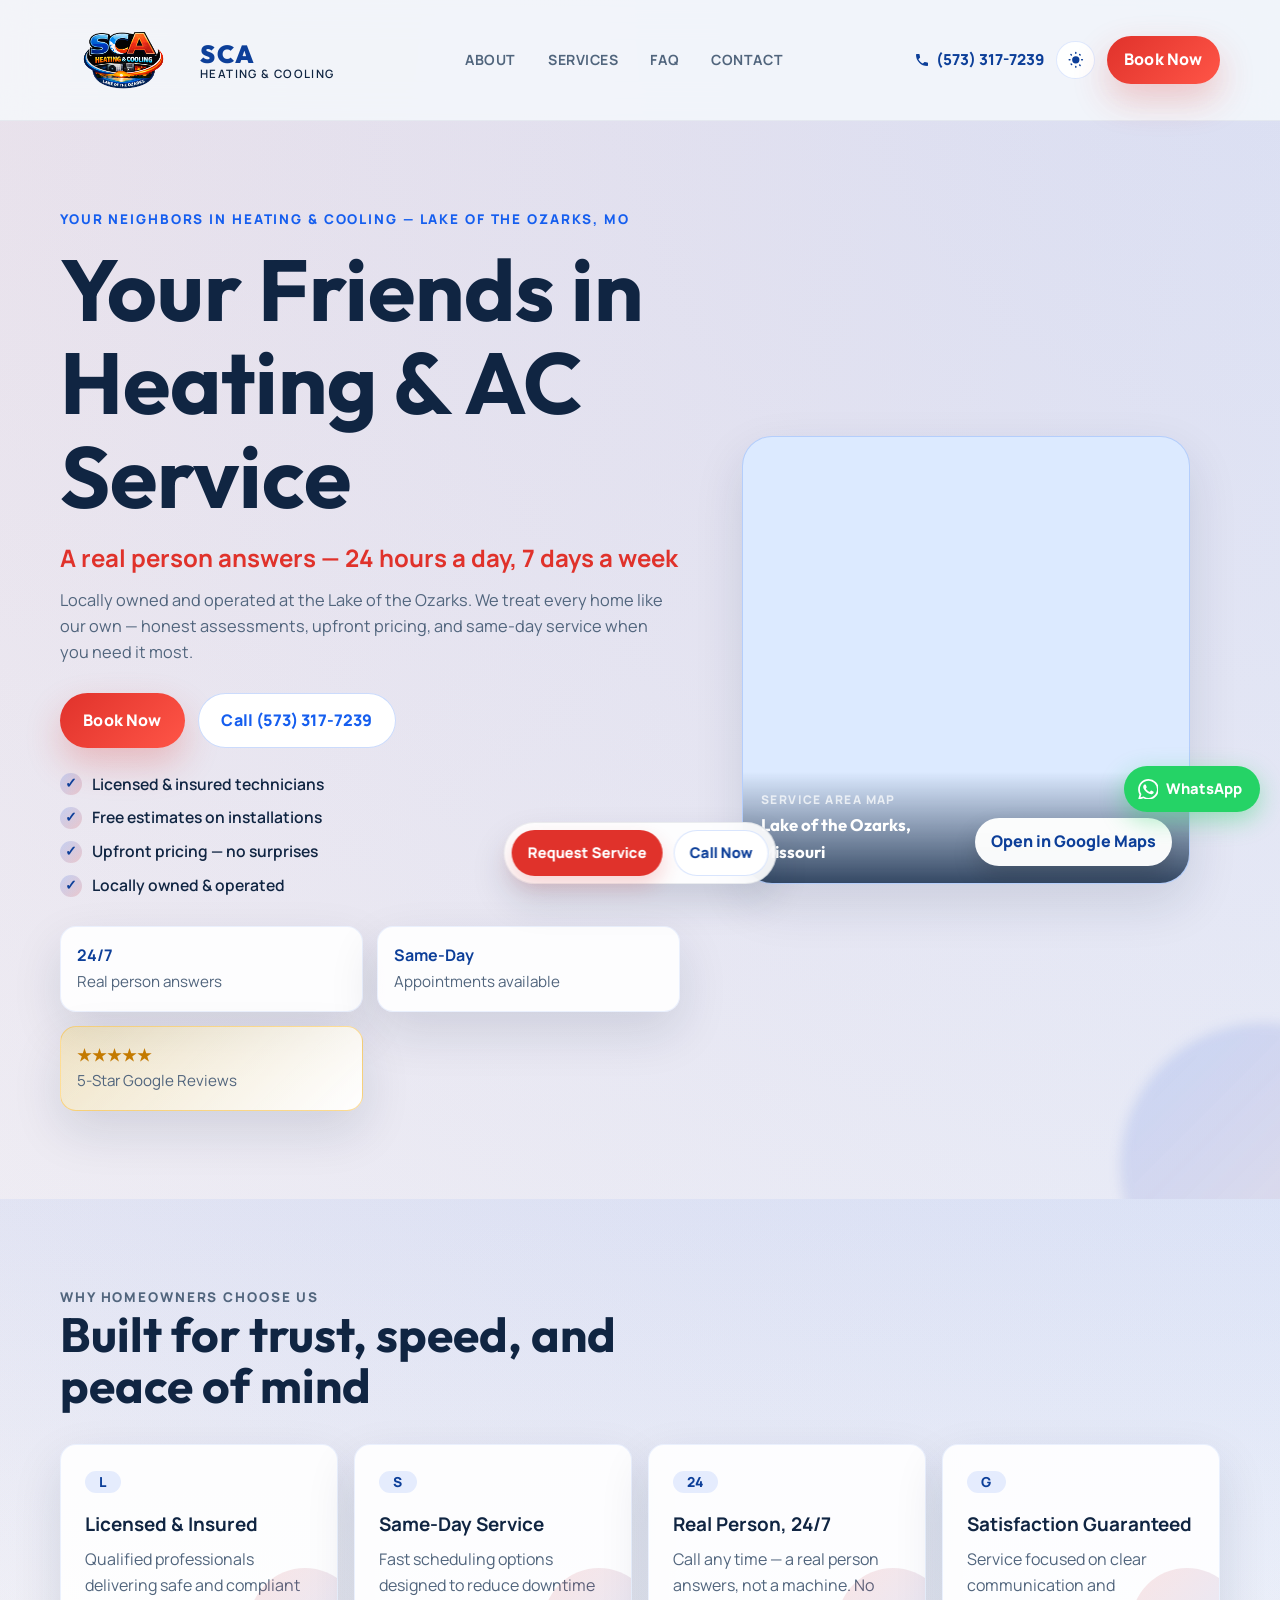
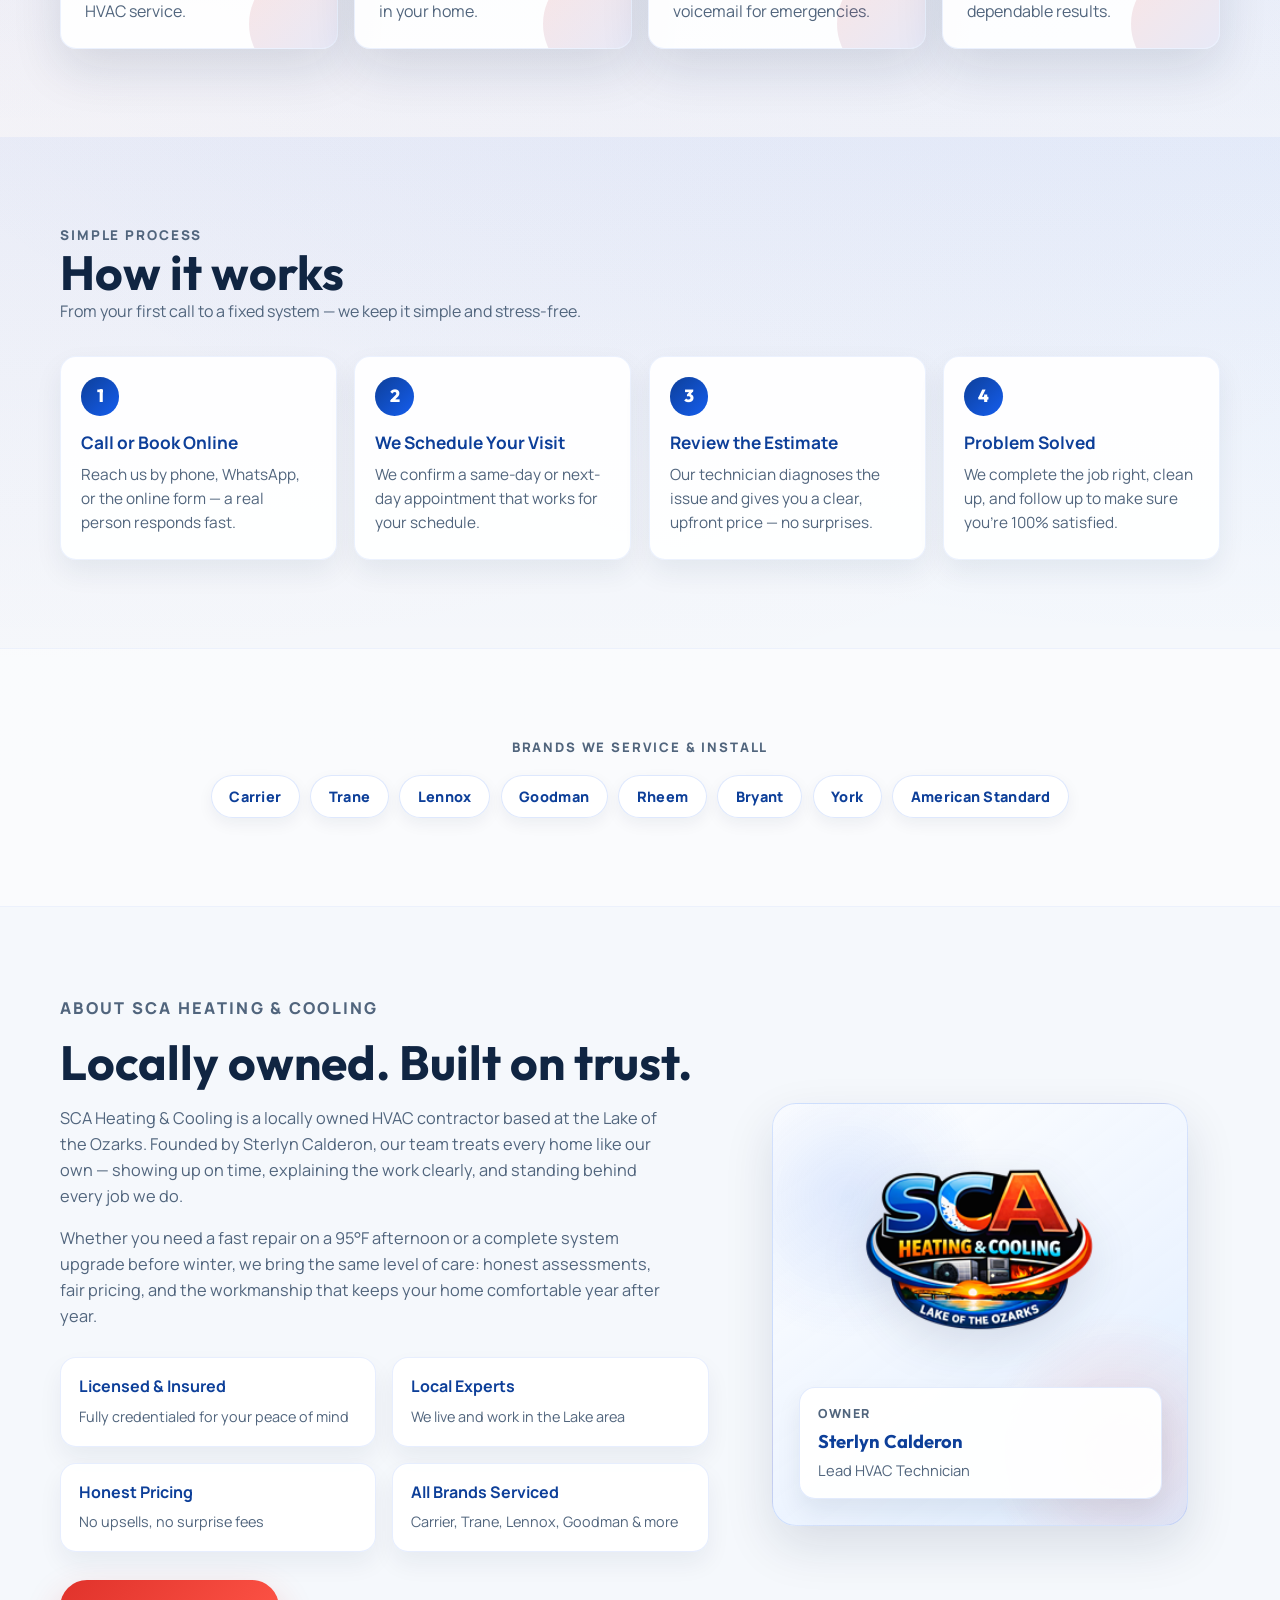
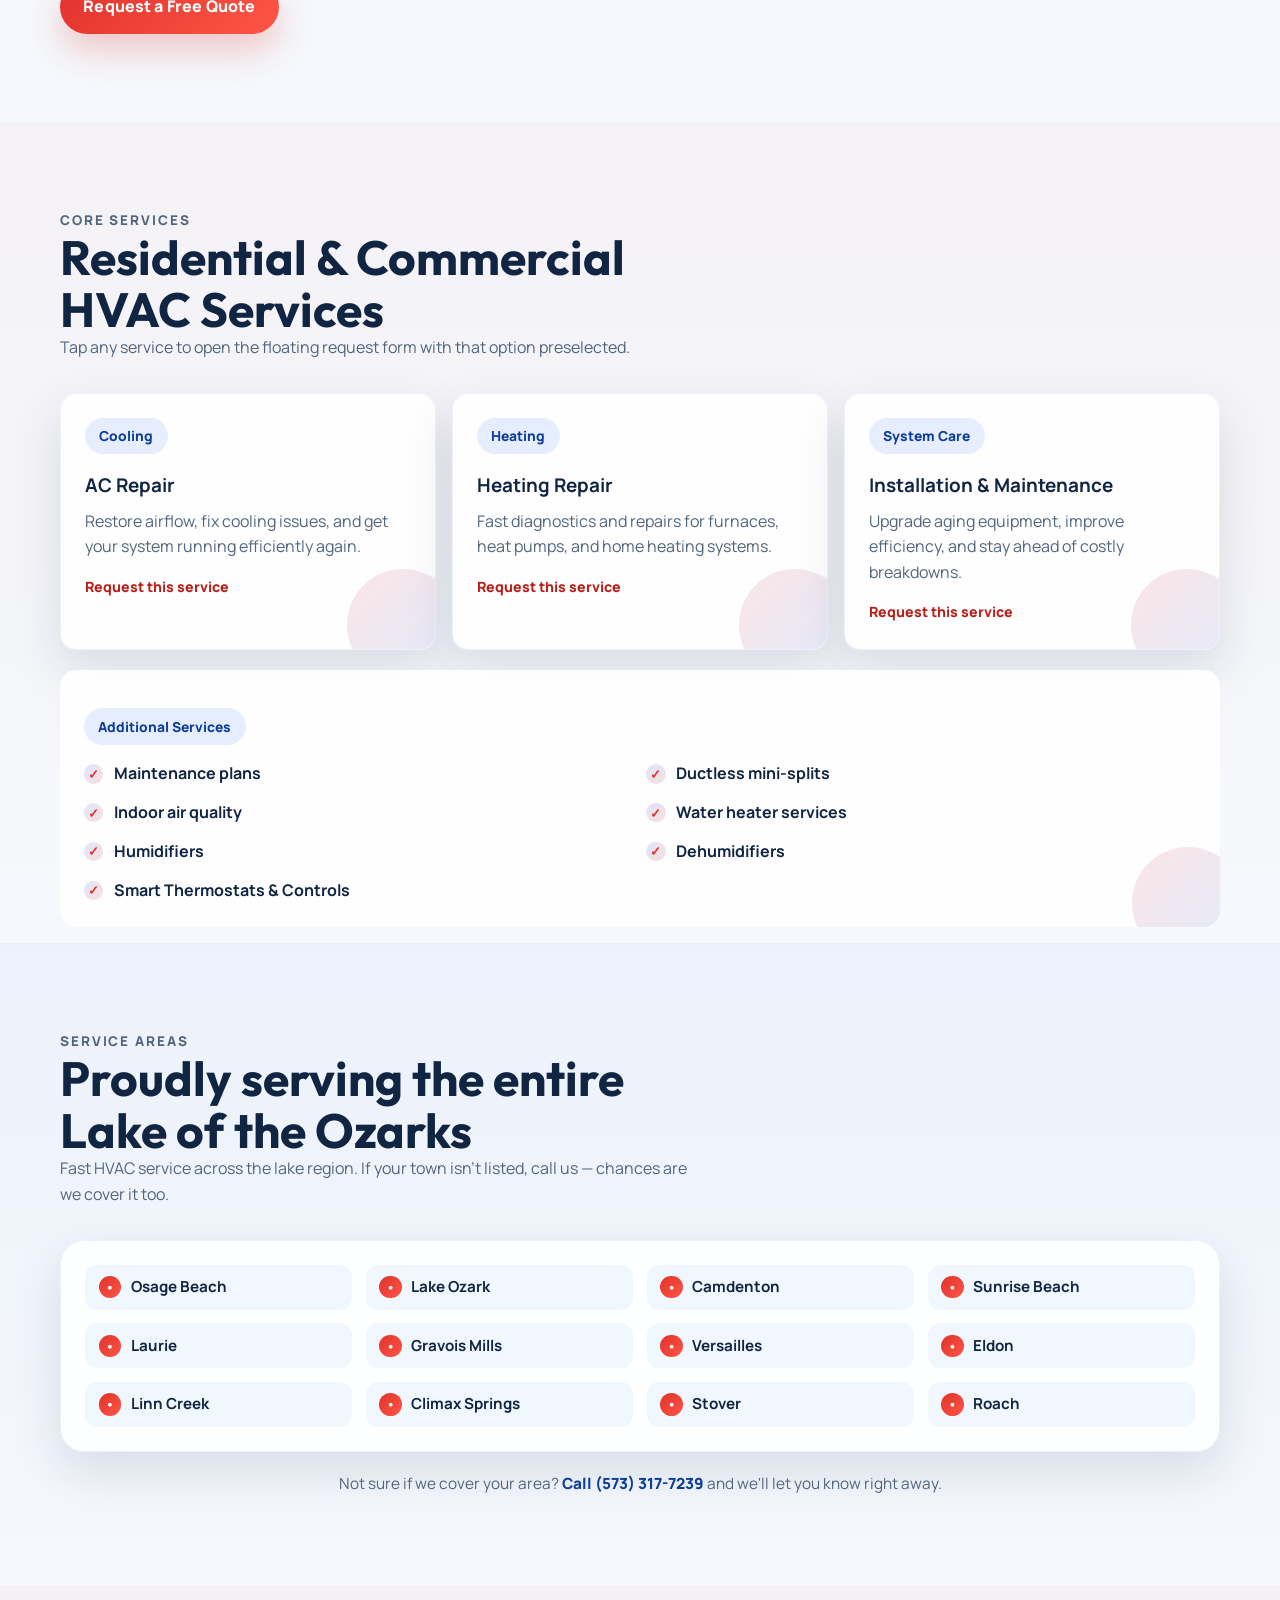
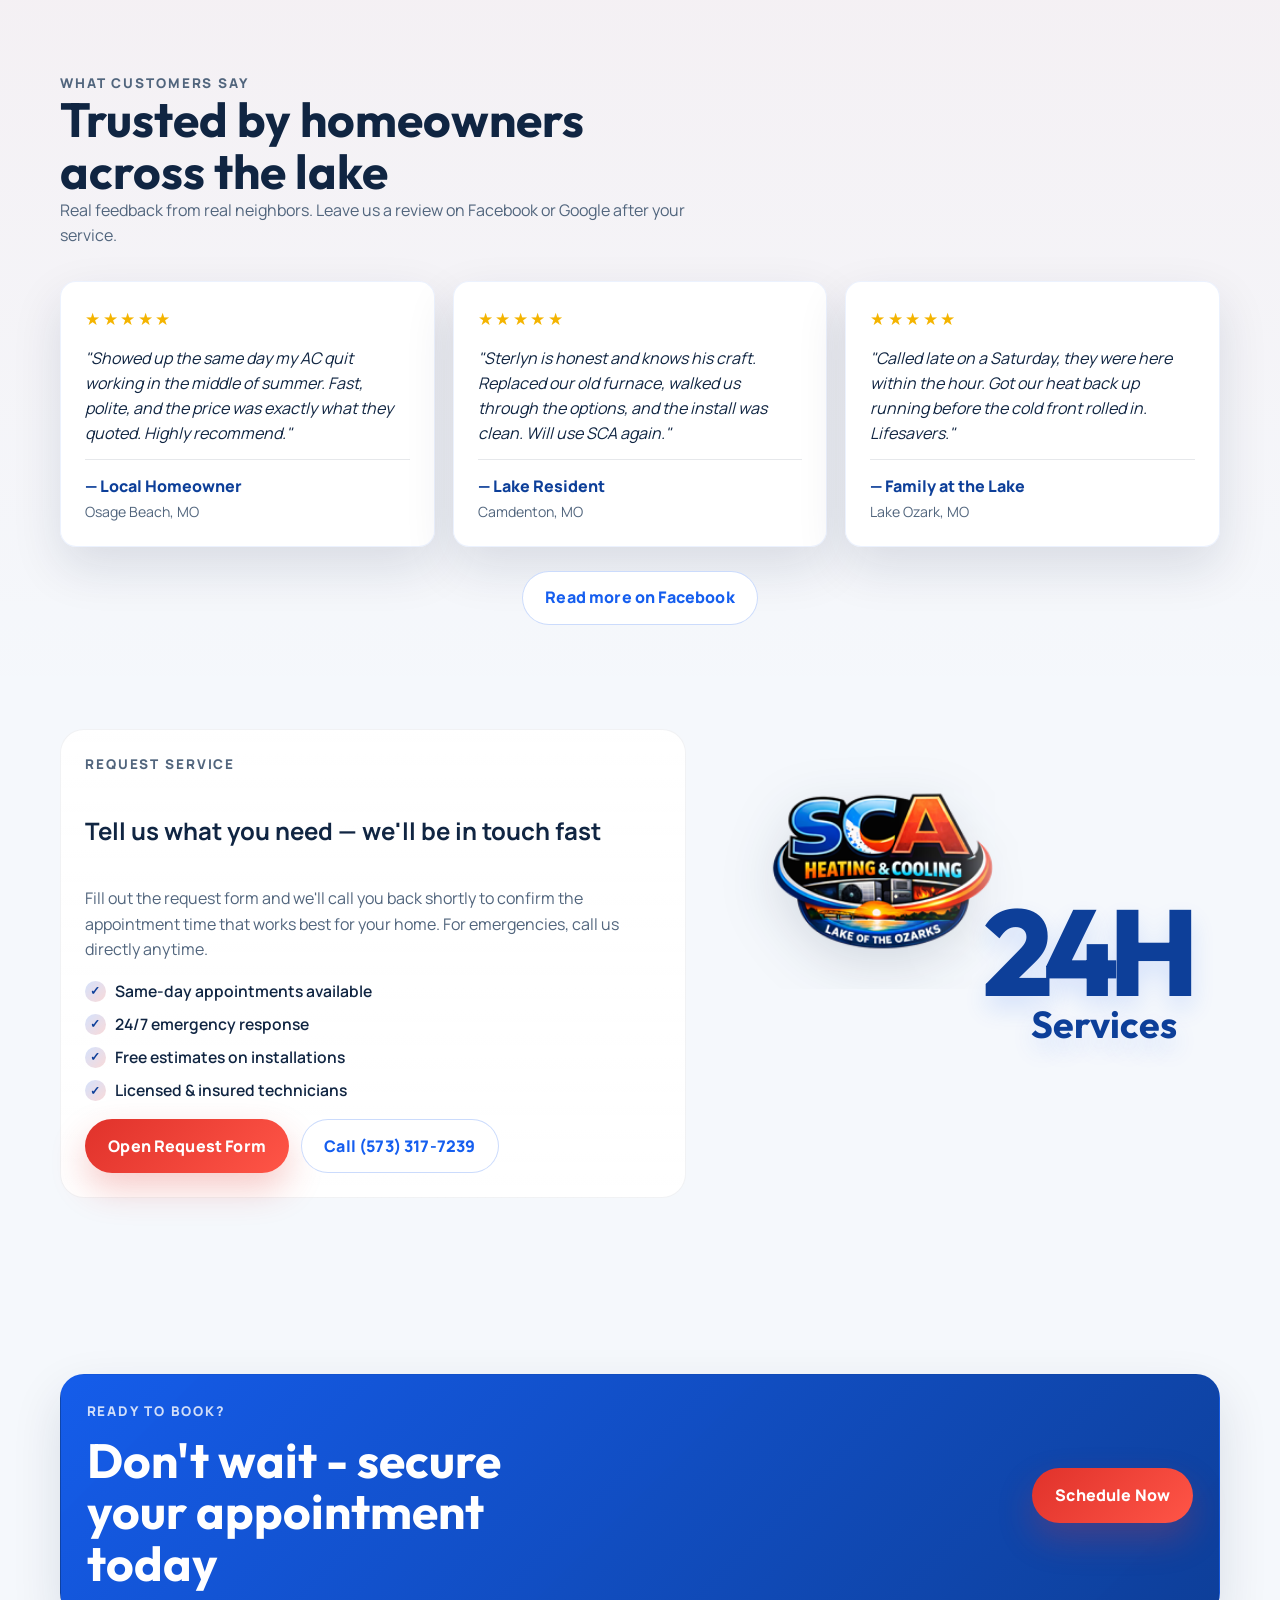
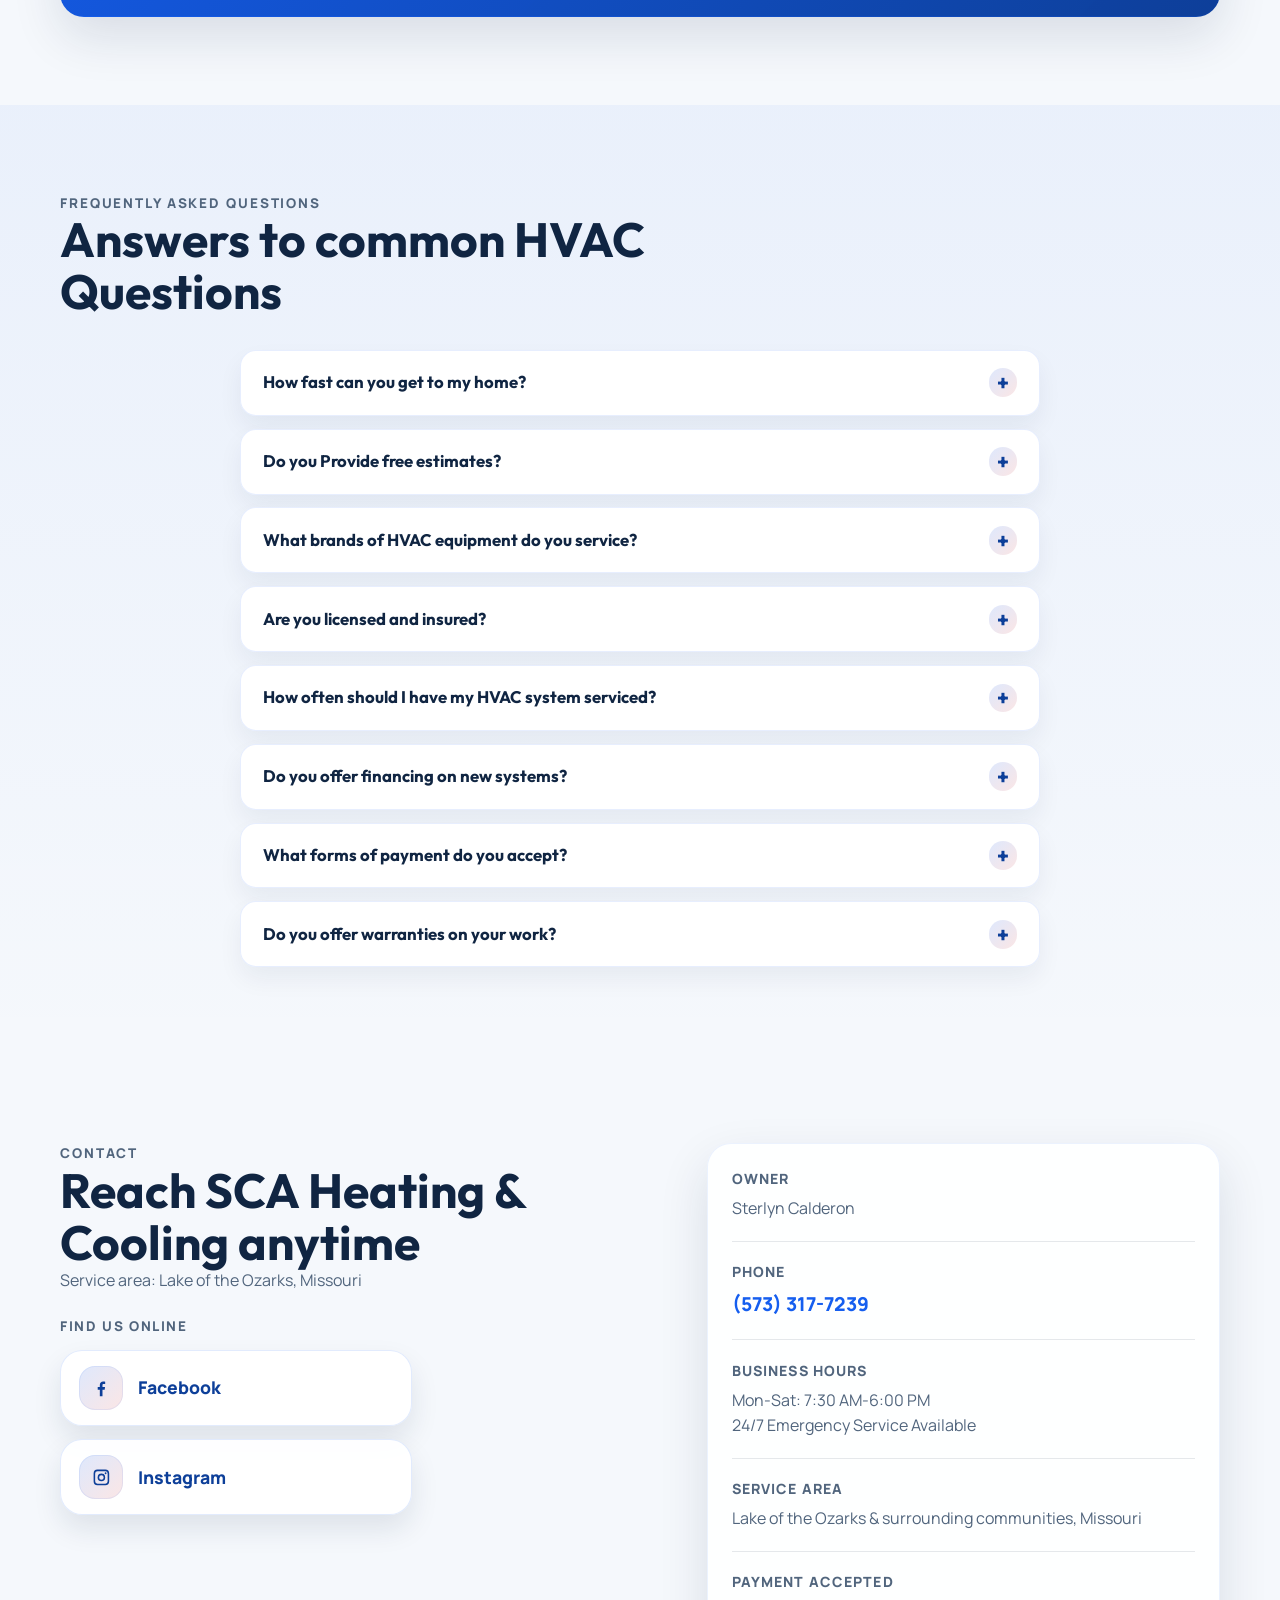
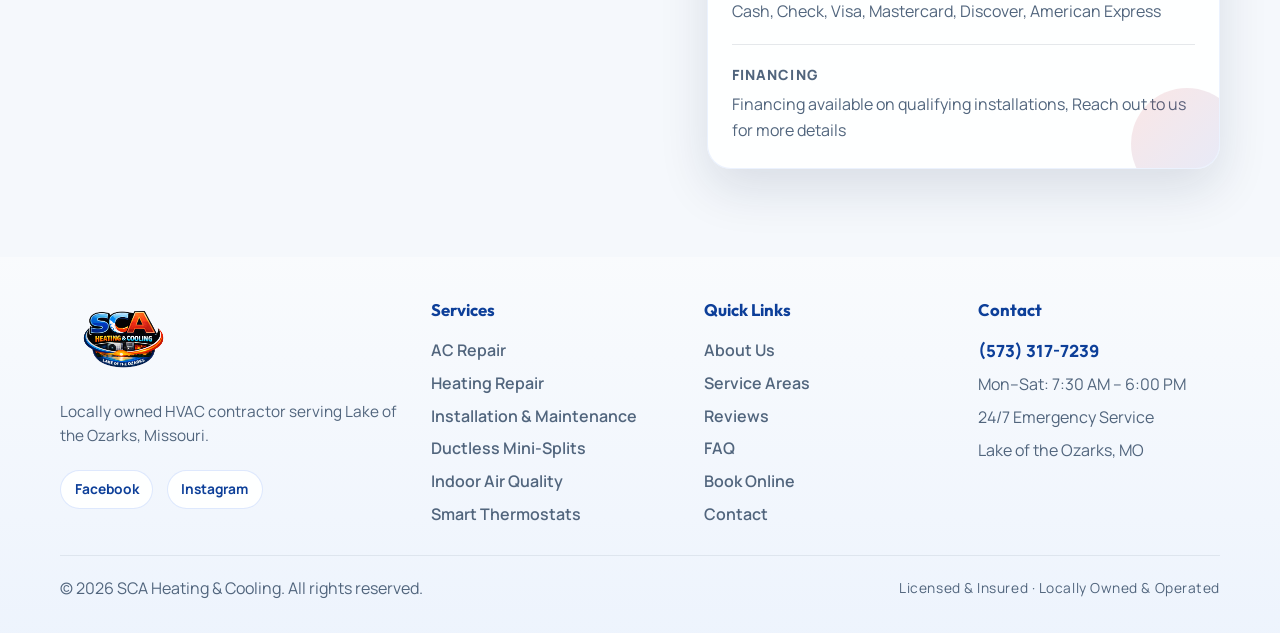
<file: index.html>
<!DOCTYPE html>
<html lang="en">
<head>
  <meta charset="UTF-8">
  <meta name="viewport" content="width=device-width, initial-scale=1.0">
  <title>SCA Heating &amp; Cooling | Lake of the Ozarks, MO</title>
  <meta
    id="meta-description"
    name="description"
    content="Licensed HVAC contractor at Lake of the Ozarks, MO. AC repair, heating repair, installations, and 24/7 emergency service. Same-day appointments. Call (573) 317-7239."
  >
  <meta name="keywords" content="HVAC Lake of the Ozarks, AC repair Osage Beach, heating repair Camdenton, furnace repair Missouri, HVAC contractor, air conditioning service, emergency HVAC, ductless mini-split, indoor air quality">
  <meta name="author" content="SCA Heating &amp; Cooling">
  <meta name="robots" content="index, follow">
  <link rel="canonical" href="https://scahc.com/">

  <meta property="og:type" content="website">
  <meta property="og:url" content="https://scahc.com/">
  <meta property="og:title" content="SCA Heating &amp; Cooling | HVAC Service at Lake of the Ozarks, MO">
  <meta property="og:description" content="Licensed HVAC contractor offering AC repair, heating repair, installations, and 24/7 emergency service at Lake of the Ozarks, Missouri.">
  <meta property="og:image" content="https://scahc.com/assets/sca-logo.png">
  <meta property="og:locale" content="en_US">

  <meta name="twitter:card" content="summary_large_image">
  <meta name="twitter:title" content="SCA Heating &amp; Cooling | HVAC at Lake of the Ozarks, MO">
  <meta name="twitter:description" content="Fast, licensed HVAC service at Lake of the Ozarks. Call (573) 317-7239.">
  <meta name="twitter:image" content="https://scahc.com/assets/sca-logo.png">

  <meta name="theme-color" content="#155eef">
  <meta name="geo.region" content="US-MO">
  <meta name="geo.placename" content="Lake of the Ozarks, Missouri">

  <link rel="icon" type="image/png" sizes="96x96" href="assets/sca-logo-96.png">
  <link rel="apple-touch-icon" href="assets/sca-logo-320.png">

  <link rel="preconnect" href="https://fonts.googleapis.com">
  <link rel="preconnect" href="https://fonts.gstatic.com" crossorigin>
  <link
    href="https://fonts.googleapis.com/css2?family=Manrope:wght@400;500;600;700;800&family=Outfit:wght@500;600;700&display=swap"
    rel="stylesheet"
  >
  <link rel="stylesheet" href="css/variables.css">
  <link rel="stylesheet" href="css/base.css">
  <link rel="stylesheet" href="css/layout.css">
  <link rel="stylesheet" href="css/components.css">
  <link rel="stylesheet" href="css/sections.css">
  <link rel="stylesheet" href="css/responsive.css">
  <link rel="stylesheet" href="css/booking.css">

  <script type="application/ld+json">
  {
    "@context": "https://schema.org",
    "@type": "HVACBusiness",
    "name": "SCA Heating & Cooling",
    "image": "https://scahc.com/assets/sca-logo.png",
    "logo": "https://scahc.com/assets/sca-logo.png",
    "url": "https://scahc.com/",
    "telephone": "+1-573-317-7239",
    "priceRange": "$$",
    "founder": "Sterlyn Calderon",
    "address": {
      "@type": "PostalAddress",
      "addressRegion": "MO",
      "addressLocality": "Lake of the Ozarks",
      "addressCountry": "US"
    },
    "areaServed": [
      { "@type": "City", "name": "Osage Beach" },
      { "@type": "City", "name": "Lake Ozark" },
      { "@type": "City", "name": "Camdenton" },
      { "@type": "City", "name": "Sunrise Beach" },
      { "@type": "City", "name": "Laurie" },
      { "@type": "City", "name": "Gravois Mills" },
      { "@type": "City", "name": "Versailles" },
      { "@type": "City", "name": "Eldon" },
      { "@type": "City", "name": "Linn Creek" },
      { "@type": "City", "name": "Climax Springs" },
      { "@type": "City", "name": "Stover" },
      { "@type": "City", "name": "Roach" }
    ],
    "openingHoursSpecification": [
      {
        "@type": "OpeningHoursSpecification",
        "dayOfWeek": ["Monday", "Tuesday", "Wednesday", "Thursday", "Friday", "Saturday"],
        "opens": "07:30",
        "closes": "18:00"
      }
    ],
    "sameAs": [
      "https://www.facebook.com/share/1GosbPyEkh/?mibextid=wwXIfr",
      "https://www.instagram.com/scaheatingcooling"
    ],
    "hasOfferCatalog": {
      "@type": "OfferCatalog",
      "name": "HVAC Services",
      "itemListElement": [
        { "@type": "Offer", "itemOffered": { "@type": "Service", "name": "AC Repair" } },
        { "@type": "Offer", "itemOffered": { "@type": "Service", "name": "Heating Repair" } },
        { "@type": "Offer", "itemOffered": { "@type": "Service", "name": "HVAC Installation & Maintenance" } },
        { "@type": "Offer", "itemOffered": { "@type": "Service", "name": "Ductless Mini-Splits" } },
        { "@type": "Offer", "itemOffered": { "@type": "Service", "name": "Indoor Air Quality" } },
        { "@type": "Offer", "itemOffered": { "@type": "Service", "name": "Smart Thermostats" } }
      ]
    }
  }
  </script>

  <script type="application/ld+json">
  {
    "@context": "https://schema.org",
    "@type": "FAQPage",
    "mainEntity": [
      {
        "@type": "Question",
        "name": "How fast can you get to my home?",
        "acceptedAnswer": {
          "@type": "Answer",
          "text": "We offer same-day appointments whenever possible during business hours, and 24/7 response for true heating or cooling emergencies."
        }
      },
      {
        "@type": "Question",
        "name": "Do you Provide free estimates?",
        "acceptedAnswer": {
          "@type": "Answer",
          "text": "Yes, estimates on new system installations and replacements are always free."
        }
      },
      {
        "@type": "Question",
        "name": "What brands of HVAC equipment do you service?",
        "acceptedAnswer": {
          "@type": "Answer",
          "text": "We service all major brands including Carrier, Trane, Lennox, Goodman, Rheem, Bryant, York, and American Standard."
        }
      },
      {
        "@type": "Question",
        "name": "Are you licensed and insured?",
        "acceptedAnswer": {
          "@type": "Answer",
          "text": "Yes. SCA Heating & Cooling is fully licensed and insured."
        }
      },
      {
        "@type": "Question",
        "name": "Do you offer financing on new systems?",
        "acceptedAnswer": {
          "@type": "Answer",
          "text": "Yes, financing options are available for qualifying customers on full system replacements."
        }
      }
    ]
  }
  </script>
</head>
<body>
  <div class="site-shell">
    <header class="topbar">
      <div class="container topbar__inner">
        <div class="topbar__brand-group">
          <a class="brand" href="#hero" aria-label="SCA Heating and Cooling home">
            <img
              class="brand__logo"
              src="assets/sca-logo.png"
              alt="SCA Heating and Cooling logo"
            >
            <span class="brand__name">
              <strong>SCA</strong>
              <span>Heating &amp; Cooling</span>
            </span>
          </a>
        </div>
        <nav class="nav" aria-label="Primary" data-i18n-aria-label="aria.primary_nav">
          <a href="#about">About</a>
          <a href="#services">Services</a>
          <a href="#faq">FAQ</a>
          <a href="#contact">Contact</a>
        </nav>
        <div class="topbar__actions">
          <a class="topbar__phone-inline" href="tel:+15733177239" aria-label="Call (573) 317-7239">
            <svg class="topbar__phone-icon" viewBox="0 0 24 24" aria-hidden="true" focusable="false">
              <path d="M6.6 10.8c1.4 2.8 3.8 5.1 6.6 6.6l2.2-2.2c.3-.3.7-.4 1-.2 1.1.4 2.3.6 3.6.6.6 0 1 .4 1 1V20c0 .6-.4 1-1 1C10.6 21 3 13.4 3 4c0-.6.4-1 1-1h3.5c.6 0 1 .4 1 1 0 1.3.2 2.5.6 3.6.1.3 0 .7-.2 1L6.6 10.8z"/>
            </svg>
            <span>(573) 317-7239</span>
          </a>
          <button class="dark-toggle" id="dark-toggle" aria-label="Toggle dark mode">
            <svg class="dark-toggle__sun" viewBox="0 0 24 24" aria-hidden="true"><path d="M12 17a5 5 0 1 0 0-10 5 5 0 0 0 0 10zm0-13a1 1 0 0 0 1-1V2a1 1 0 0 0-2 0v1a1 1 0 0 0 1 1zm0 16a1 1 0 0 0-1 1v1a1 1 0 0 0 2 0v-1a1 1 0 0 0-1-1zm9-9h-1a1 1 0 0 0 0 2h1a1 1 0 0 0 0-2zM4 11H3a1 1 0 0 0 0 2h1a1 1 0 0 0 0-2zm14.66-6.24-.71-.71a1 1 0 0 0-1.41 1.41l.71.71a1 1 0 0 0 1.41-1.41zM7.05 17.66l-.71-.71a1 1 0 0 0-1.41 1.41l.71.71a1 1 0 0 0 1.41-1.41zm11.62 1.41-.71-.71a1 1 0 0 0-1.41 1.41l.71.71a1 1 0 0 0 1.41-1.41zM5.34 6.17a1 1 0 0 0 1.41-1.41l-.71-.71a1 1 0 0 0-1.41 1.41z"/></svg>
            <svg class="dark-toggle__moon" viewBox="0 0 24 24" aria-hidden="true"><path d="M21 12.79A9 9 0 1 1 11.21 3 7 7 0 0 0 21 12.79z"/></svg>
          </button>
          <a class="button button--small request-trigger" href="#booking">Book Now</a>
          <button class="hamburger" id="hamburger" aria-label="Open menu" aria-expanded="false" aria-controls="mobile-menu">
            <span></span><span></span><span></span>
          </button>
        </div>
      </div>
      <nav class="mobile-menu" id="mobile-menu" aria-label="Mobile navigation" hidden>
        <div class="container mobile-menu__inner">
          <a class="mobile-menu__link" href="#about" data-mobile-close>About</a>
          <a class="mobile-menu__link" href="#services" data-mobile-close>Services</a>
          <a class="mobile-menu__link" href="#service-areas" data-mobile-close>Service Areas</a>
          <a class="mobile-menu__link" href="#reviews" data-mobile-close>Reviews</a>
          <a class="mobile-menu__link" href="#faq" data-mobile-close>FAQ</a>
          <a class="mobile-menu__link" href="#contact" data-mobile-close>Contact</a>
          <a class="mobile-menu__phone" href="tel:+15733177239">
            <svg viewBox="0 0 24 24" aria-hidden="true"><path d="M6.6 10.8c1.4 2.8 3.8 5.1 6.6 6.6l2.2-2.2c.3-.3.7-.4 1-.2 1.1.4 2.3.6 3.6.6.6 0 1 .4 1 1V20c0 .6-.4 1-1 1C10.6 21 3 13.4 3 4c0-.6.4-1 1-1h3.5c.6 0 1 .4 1 1 0 1.3.2 2.5.6 3.6.1.3 0 .7-.2 1L6.6 10.8z"/></svg>
            (573) 317-7239
          </a>
        </div>
      </nav>
    </header>

    <main>
      <section class="hero section" id="hero">
        <div class="container hero__grid">
          <div class="hero__content reveal">
            <p class="eyebrow" data-i18n="hero.eyebrow">Your neighbors in Heating &amp; Cooling — Lake of the Ozarks, MO</p>
            <h1 data-i18n="hero.title">Your Friends in Heating &amp; AC Service</h1>
            <p class="hero__lead" data-i18n="hero.lead">A real person answers — 24 hours a day, 7 days a week</p>
            <p class="hero__copy" data-i18n="hero.copy">
              Locally owned and operated at the Lake of the Ozarks. We treat every home like our own —
              honest assessments, upfront pricing, and same-day service when you need it most.
            </p>
            <div class="hero__actions">
              <a class="button request-trigger" href="#booking" data-i18n="common.book_now">Book Now</a>
              <a class="button button--ghost" href="tel:+15733177239" data-i18n="hero.call_button">Call (573) 317-7239</a>
            </div>
            <ul class="hero__bullets" aria-label="Key promises">
              <li><span class="hero__check" aria-hidden="true">&#10003;</span> Licensed &amp; insured technicians</li>
              <li><span class="hero__check" aria-hidden="true">&#10003;</span> Free estimates on installations</li>
              <li><span class="hero__check" aria-hidden="true">&#10003;</span> Upfront pricing &mdash; no surprises</li>
              <li><span class="hero__check" aria-hidden="true">&#10003;</span> Locally owned &amp; operated</li>
            </ul>
            <div class="hero__stats" aria-label="Key highlights" data-i18n-aria-label="aria.key_highlights">
              <div class="stat-card">
                <strong>24/7</strong>
                <span>Real person answers</span>
              </div>
              <div class="stat-card">
                <strong>Same-Day</strong>
                <span>Appointments available</span>
              </div>
              <div class="stat-card stat-card--accent">
                <strong>&#9733;&#9733;&#9733;&#9733;&#9733;</strong>
                <span>5-Star Google Reviews</span>
              </div>
            </div>
          </div>

          <div class="hero__visual reveal reveal--delay">
            <div class="map-card">
              <iframe
                class="map-card__frame"
                title="Interactive Google Map of Lake of the Ozarks, Missouri"
                data-i18n-title="hero.map_iframe_title"
                src="https://www.google.com/maps?q=Lake+of+the+Ozarks,+Missouri&z=10&output=embed"
                loading="lazy"
                referrerpolicy="no-referrer-when-downgrade"
                allowfullscreen
              ></iframe>
              <div class="map-card__overlay">
                <div>
                  <p class="map-card__label" data-i18n="hero.map_label">Service Area Map</p>
                  <p class="map-card__title" data-i18n="hero.map_title">Lake of the Ozarks, Missouri</p>
                </div>
                <a
                  class="map-card__link"
                  href="https://www.google.com/maps/search/?api=1&query=Lake+of+the+Ozarks,+Missouri"
                  target="_blank"
                  rel="noreferrer"
                  data-i18n="hero.map_link"
                  data-i18n-aria-label="hero.map_link_aria"
                >
                  Open in Google Maps
                </a>
              </div>
            </div>
          </div>
        </div>
      </section>

      <section class="trust section section--tight" id="trust">
        <div class="container">
          <div class="section-heading reveal">
            <p class="eyebrow" data-i18n="trust.eyebrow">Why Homeowners Choose Us</p>
            <h2 data-i18n="trust.title">Built for trust, speed, and peace of mind</h2>
          </div>

          <div class="trust-grid">
            <article class="badge-card reveal">
              <div class="badge-card__icon" aria-hidden="true">L</div>
              <h3 data-i18n="trust.card1_title">Licensed &amp; Insured</h3>
              <p data-i18n="trust.card1_copy">Qualified professionals delivering safe and compliant HVAC service.</p>
            </article>
            <article class="badge-card reveal">
              <div class="badge-card__icon" aria-hidden="true">S</div>
              <h3 data-i18n="trust.card2_title">Same-Day Service</h3>
              <p data-i18n="trust.card2_copy">Fast scheduling options designed to reduce downtime in your home.</p>
            </article>
            <article class="badge-card reveal">
              <div class="badge-card__icon" aria-hidden="true">24</div>
              <h3>Real Person, 24/7</h3>
              <p>Call any time — a real person answers, not a machine. No voicemail for emergencies.</p>
            </article>
            <article class="badge-card reveal">
              <div class="badge-card__icon" aria-hidden="true">G</div>
              <h3 data-i18n="trust.card4_title">Satisfaction Guaranteed</h3>
              <p data-i18n="trust.card4_copy">Service focused on clear communication and dependable results.</p>
            </article>
          </div>
        </div>
      </section>

      <section class="how-it-works section section--tight" id="how-it-works">
        <div class="container">
          <div class="section-heading reveal">
            <p class="eyebrow">Simple Process</p>
            <h2>How it works</h2>
            <p>From your first call to a fixed system — we keep it simple and stress-free.</p>
          </div>
          <div class="steps-grid reveal">
            <div class="step-card">
              <div class="step-card__number">1</div>
              <h3>Call or Book Online</h3>
              <p>Reach us by phone, WhatsApp, or the online form — a real person responds fast.</p>
            </div>
            <div class="step-card">
              <div class="step-card__number">2</div>
              <h3>We Schedule Your Visit</h3>
              <p>We confirm a same-day or next-day appointment that works for your schedule.</p>
            </div>
            <div class="step-card">
              <div class="step-card__number">3</div>
              <h3>Review the Estimate</h3>
              <p>Our technician diagnoses the issue and gives you a clear, upfront price — no surprises.</p>
            </div>
            <div class="step-card">
              <div class="step-card__number">4</div>
              <h3>Problem Solved</h3>
              <p>We complete the job right, clean up, and follow up to make sure you're 100% satisfied.</p>
            </div>
          </div>
        </div>
      </section>

      <section class="brands section section--tight">
        <div class="container">
          <p class="brands__label reveal">Brands We Service &amp; Install</p>
          <div class="brands-grid reveal">
            <span class="brand-badge">Carrier</span>
            <span class="brand-badge">Trane</span>
            <span class="brand-badge">Lennox</span>
            <span class="brand-badge">Goodman</span>
            <span class="brand-badge">Rheem</span>
            <span class="brand-badge">Bryant</span>
            <span class="brand-badge">York</span>
            <span class="brand-badge">American Standard</span>
          </div>
        </div>
      </section>

      <section class="about section" id="about">
        <div class="container about__grid">
          <div class="about__content reveal">
            <p class="eyebrow" data-i18n="about.eyebrow">About SCA Heating &amp; Cooling</p>
            <h2 data-i18n="about.title">Locally owned. Built on trust.</h2>
            <p data-i18n="about.copy1">
              SCA Heating &amp; Cooling is a locally owned HVAC contractor based at the
              Lake of the Ozarks. Founded by Sterlyn Calderon, our team treats every
              home like our own &mdash; showing up on time, explaining the work clearly,
              and standing behind every job we do.
            </p>
            <p data-i18n="about.copy2">
              Whether you need a fast repair on a 95&deg;F afternoon or a complete system
              upgrade before winter, we bring the same level of care: honest assessments,
              fair pricing, and the workmanship that keeps your home comfortable year
              after year.
            </p>
            <div class="about__highlights">
              <div class="about__highlight">
                <strong>Licensed &amp; Insured</strong>
                <span>Fully credentialed for your peace of mind</span>
              </div>
              <div class="about__highlight">
                <strong>Local Experts</strong>
                <span>We live and work in the Lake area</span>
              </div>
              <div class="about__highlight">
                <strong>Honest Pricing</strong>
                <span>No upsells, no surprise fees</span>
              </div>
              <div class="about__highlight">
                <strong>All Brands Serviced</strong>
                <span>Carrier, Trane, Lennox, Goodman &amp; more</span>
              </div>
            </div>
            <a class="button request-trigger" href="#booking" data-service="Installation and Maintenance" data-i18n="about.cta">Request a Free Quote</a>
          </div>
          <div class="about__visual reveal reveal--delay">
            <div class="about__image-wrap">
              <img
                src="assets/sca-logo-320.png"
                alt="SCA Heating and Cooling owner Sterlyn Calderon and team logo"
                loading="lazy"
              >
              <div class="about__owner-card">
                <span class="about__owner-label">Owner</span>
                <strong>Sterlyn Calderon</strong>
                <span>Lead HVAC Technician</span>
              </div>
            </div>
          </div>
        </div>
      </section>

      <section class="services section" id="services">
        <div class="container">
          <div class="section-heading reveal">
            <p class="eyebrow" data-i18n="services.eyebrow">Core Services</p>
            <h2 data-i18n="services.title">Residential &amp; Commercial HVAC Services</h2>
            <p data-i18n="services.copy">Tap any service to open the floating request form with that option preselected.</p>
          </div>

          <div class="services-grid">
            <a class="service-card service-card--interactive reveal request-trigger" href="#booking" data-service="AC Repair">
              <span class="service-card__label" data-i18n="services.card1_label">Cooling</span>
              <h3 data-i18n="services.card1_title">AC Repair</h3>
              <p data-i18n="services.card1_copy">Restore airflow, fix cooling issues, and get your system running efficiently again.</p>
              <span class="service-card__cta" data-i18n="services.card_cta">Request this service</span>
            </a>
            <a class="service-card service-card--interactive reveal request-trigger" href="#booking" data-service="Heating Repair">
              <span class="service-card__label" data-i18n="services.card2_label">Heating</span>
              <h3 data-i18n="services.card2_title">Heating Repair</h3>
              <p data-i18n="services.card2_copy">Fast diagnostics and repairs for furnaces, heat pumps, and home heating systems.</p>
              <span class="service-card__cta" data-i18n="services.card_cta">Request this service</span>
            </a>
            <a class="service-card service-card--interactive reveal request-trigger" href="#booking" data-service="Installation and Maintenance">
              <span class="service-card__label" data-i18n="services.card3_label">System Care</span>
              <h3 data-i18n="services.card3_title">Installation &amp; Maintenance</h3>
              <p data-i18n="services.card3_copy">Upgrade aging equipment, improve efficiency, and stay ahead of costly breakdowns.</p>
              <span class="service-card__cta" data-i18n="services.card_cta">Request this service</span>
            </a>
          </div>
          <div class="offer-panel reveal">
            <span class="offer-panel__label" data-i18n="services.additional_label">Additional Services</span>
            <ul class="offer-list">
              <li><a class="offer-link request-trigger" href="#booking" data-service="Maintenance Plans" data-i18n="services.offer1">Maintenance plans</a></li>
              <li><a class="offer-link request-trigger" href="#booking" data-service="Ductless Mini-Splits" data-i18n="services.offer2">Ductless mini-splits</a></li>
              <li><a class="offer-link request-trigger" href="#booking" data-service="Indoor Air Quality" data-i18n="services.offer3">Indoor air quality</a></li>
              <li><a class="offer-link request-trigger" href="#booking" data-service="Water Heater Services" data-i18n="services.offer4">Water heater services</a></li>
              <li><a class="offer-link request-trigger" href="#booking" data-service="Humidifiers" data-i18n="services.offer5">Humidifiers</a></li>
              <li><a class="offer-link request-trigger" href="#booking" data-service="Dehumidifiers" data-i18n="services.offer6">Dehumidifiers</a></li>
              <li><a class="offer-link request-trigger" href="#booking" data-service="Smart Thermostats and Controls" data-i18n="services.offer7">Smart Thermostats &amp; Controls</a></li>
            </ul>
          </div>
        </div>
      </section>

      <section class="service-areas section" id="service-areas">
        <div class="container">
          <div class="section-heading reveal">
            <p class="eyebrow" data-i18n="areas.eyebrow">Service Areas</p>
            <h2 data-i18n="areas.title">Proudly serving the entire Lake of the Ozarks</h2>
            <p data-i18n="areas.copy">
              Fast HVAC service across the lake region. If your town isn't listed,
              call us &mdash; chances are we cover it too.
            </p>
          </div>
          <ul class="areas-grid reveal">
            <li><span class="areas-grid__pin" aria-hidden="true">&#9679;</span> Osage Beach</li>
            <li><span class="areas-grid__pin" aria-hidden="true">&#9679;</span> Lake Ozark</li>
            <li><span class="areas-grid__pin" aria-hidden="true">&#9679;</span> Camdenton</li>
            <li><span class="areas-grid__pin" aria-hidden="true">&#9679;</span> Sunrise Beach</li>
            <li><span class="areas-grid__pin" aria-hidden="true">&#9679;</span> Laurie</li>
            <li><span class="areas-grid__pin" aria-hidden="true">&#9679;</span> Gravois Mills</li>
            <li><span class="areas-grid__pin" aria-hidden="true">&#9679;</span> Versailles</li>
            <li><span class="areas-grid__pin" aria-hidden="true">&#9679;</span> Eldon</li>
            <li><span class="areas-grid__pin" aria-hidden="true">&#9679;</span> Linn Creek</li>
            <li><span class="areas-grid__pin" aria-hidden="true">&#9679;</span> Climax Springs</li>
            <li><span class="areas-grid__pin" aria-hidden="true">&#9679;</span> Stover</li>
            <li><span class="areas-grid__pin" aria-hidden="true">&#9679;</span> Roach</li>
          </ul>
          <p class="areas-note reveal">
            Not sure if we cover your area?
            <a href="tel:+15733177239">Call (573) 317-7239</a>
            and we'll let you know right away.
          </p>
        </div>
      </section>

      <section class="reviews section" id="reviews">
        <div class="container">
          <div class="section-heading reveal">
            <p class="eyebrow" data-i18n="reviews.eyebrow">What Customers Say</p>
            <h2 data-i18n="reviews.title">Trusted by homeowners across the lake</h2>
            <p data-i18n="reviews.copy">Real feedback from real neighbors. Leave us a review on Facebook or Google after your service.</p>
          </div>
          <div class="reviews-grid">
            <article class="review-card reveal">
              <div class="review-card__stars" aria-label="5 out of 5 stars">&#9733;&#9733;&#9733;&#9733;&#9733;</div>
              <p>"Showed up the same day my AC quit working in the middle of summer. Fast, polite, and the price was exactly what they quoted. Highly recommend."</p>
              <div class="review-card__author">
                <strong>&mdash; Local Homeowner</strong>
                <span>Osage Beach, MO</span>
              </div>
            </article>
            <article class="review-card reveal">
              <div class="review-card__stars" aria-label="5 out of 5 stars">&#9733;&#9733;&#9733;&#9733;&#9733;</div>
              <p>"Sterlyn is honest and knows his craft. Replaced our old furnace, walked us through the options, and the install was clean. Will use SCA again."</p>
              <div class="review-card__author">
                <strong>&mdash; Lake Resident</strong>
                <span>Camdenton, MO</span>
              </div>
            </article>
            <article class="review-card reveal">
              <div class="review-card__stars" aria-label="5 out of 5 stars">&#9733;&#9733;&#9733;&#9733;&#9733;</div>
              <p>"Called late on a Saturday, they were here within the hour. Got our heat back up running before the cold front rolled in. Lifesavers."</p>
              <div class="review-card__author">
                <strong>&mdash; Family at the Lake</strong>
                <span>Lake Ozark, MO</span>
              </div>
            </article>
          </div>
          <div class="reviews-cta reveal">
            <a class="button button--ghost" href="https://www.facebook.com/share/1GosbPyEkh/?mibextid=wwXIfr" target="_blank" rel="noreferrer">Read more on Facebook</a>
          </div>
        </div>
      </section>

      <section class="booking section" id="booking">
        <div class="container booking__layout">
          <div class="booking__intro reveal">
            <p class="eyebrow" data-i18n="booking.eyebrow">Request Service</p>
            <h2 data-i18n="booking.title">Tell us what you need &mdash; we'll be in touch fast</h2>
            <p data-i18n="booking.copy">
              Fill out the request form and we'll call you back shortly to confirm
              the appointment time that works best for your home. For emergencies,
              call us directly anytime.
            </p>
            <ul class="booking__bullets">
              <li><span class="booking__check" aria-hidden="true">&#10003;</span> Same-day appointments available</li>
              <li><span class="booking__check" aria-hidden="true">&#10003;</span> 24/7 emergency response</li>
              <li><span class="booking__check" aria-hidden="true">&#10003;</span> Free estimates on installations</li>
              <li><span class="booking__check" aria-hidden="true">&#10003;</span> Licensed &amp; insured technicians</li>
            </ul>
            <div class="booking__actions">
              <a class="button request-trigger" href="#request-modal" data-i18n="booking.open_form">Open Request Form</a>
              <a class="button button--ghost" href="tel:+15733177239">Call (573) 317-7239</a>
            </div>
          </div>

          <aside class="booking-emergency reveal reveal--delay" aria-label="24 hour emergency service">
            <div class="booking-emergency__art" aria-hidden="true">
              <img
                class="booking-emergency__logo"
                src="assets/sca-logo-320.png"
                alt=""
                width="320"
                height="213"
                loading="lazy"
              >
              <div class="booking-emergency__overlay">
                <span class="booking-emergency__headline">24H</span>
                <span class="booking-emergency__subhead" data-i18n="booking.emergency_subhead">Services</span>
              </div>
            </div>
          </aside>
        </div>
      </section>

      <section class="cta section section--tight" id="cta">
        <div class="container">
          <div class="cta-card reveal">
            <div>
              <p class="eyebrow" data-i18n="cta.eyebrow">Ready to Book?</p>
              <h2 data-i18n="cta.title">Don't wait - secure your appointment today</h2>
            </div>
            <a class="button appt-trigger" href="#appointment-modal">Schedule Now</a>
          </div>
        </div>
      </section>

      <section class="faq section" id="faq">
        <div class="container">
          <div class="section-heading reveal">
            <p class="eyebrow" data-i18n="faq.eyebrow">Frequently Asked Questions</p>
            <h2 data-i18n="faq.title">Answers to common HVAC Questions</h2>
          </div>
          <div class="faq-list reveal">
            <details class="faq-item">
              <summary>How fast can you get to my home?</summary>
              <p>We offer same-day appointments whenever possible during business hours, and 24/7 response for true heating or cooling emergencies. Call (573) 317-7239 and we'll give you a clear ETA.</p>
            </details>
            <details class="faq-item">
              <summary>Do you Provide free estimates?</summary>
              <p>Yes &mdash; estimates on new system installations and replacements are always free. For diagnostic visits on existing equipment, we'll quote a flat service-call rate up front before any work begins.</p>
            </details>
            <details class="faq-item">
              <summary>What brands of HVAC equipment do you service?</summary>
              <p>We service all major brands including Carrier, Trane, Lennox, Goodman, Rheem, Bryant, York, American Standard, and more. If you're unsure, call us with your model number.</p>
            </details>
            <details class="faq-item">
              <summary>Are you licensed and insured?</summary>
              <p>Absolutely. SCA Heating &amp; Cooling is fully licensed and insured to protect your home and our technicians on every job.</p>
            </details>
            <details class="faq-item">
              <summary>How often should I have my HVAC system serviced?</summary>
              <p>We recommend a tune-up twice a year &mdash; once in spring for your AC and once in fall for your heating system. Regular maintenance extends equipment life and prevents costly breakdowns. Ask us about our maintenance plans.</p>
            </details>
            <details class="faq-item">
              <summary>Do you offer financing on new systems?</summary>
              <p>Yes, we have financing options available for qualifying customers on full system replacements. Call or fill out the booking form and we'll walk you through the details.</p>
            </details>
            <details class="faq-item">
              <summary>What forms of payment do you accept?</summary>
              <p>We accept cash, check, and all major credit cards (Visa, Mastercard, Discover, American Express).</p>
            </details>
            <details class="faq-item">
              <summary>Do you offer warranties on your work?</summary>
              <p>Yes. New equipment is covered by manufacturer warranties, and our workmanship is backed by our satisfaction guarantee. We'll go over specifics in writing before any installation.</p>
            </details>
          </div>
        </div>
      </section>

      <section class="contact section" id="contact">
        <div class="container contact__grid">
          <div class="section-heading reveal">
            <p class="eyebrow" data-i18n="contact.eyebrow">Contact</p>
            <h2 data-i18n="contact.title">Reach SCA Heating &amp; Cooling anytime</h2>
            <p data-i18n="contact.service_area_copy">
              Service area: Lake of the Ozarks, Missouri
            </p>
            <div class="contact-social" aria-label="Social media links" data-i18n-aria-label="aria.social_links">
              <p class="contact-social__label" data-i18n="contact.find_us_online">Find us online</p>
              <div class="contact-social__links">
                <a
                  class="contact-social__link"
                  href="https://www.facebook.com/share/1GosbPyEkh/?mibextid=wwXIfr"
                  target="_blank"
                  rel="noreferrer"
                  aria-label="Visit SCA Heating and Cooling on Facebook"
                  data-i18n-aria-label="contact.facebook_aria"
                >
                  <span class="contact-social__icon" aria-hidden="true">
                    <svg viewBox="0 0 24 24" role="presentation" focusable="false">
                      <path d="M13.25 21v-7.55h2.55l.4-3.05h-2.95V8.45c0-.88.24-1.48 1.5-1.48h1.6V4.25c-.28-.04-1.22-.12-2.31-.12-2.29 0-3.85 1.4-3.85 3.97v2.3H7.75v3.05h2.44V21h3.06Z"></path>
                    </svg>
                  </span>
                  <span class="contact-social__name" data-i18n="contact.facebook">Facebook</span>
                </a>
                <a
                  class="contact-social__link"
                  href="https://www.instagram.com/scaheatingcooling?igsh=N3dseWhkYm1uNnd1"
                  target="_blank"
                  rel="noreferrer"
                  aria-label="Visit SCA Heating and Cooling on Instagram"
                  data-i18n-aria-label="contact.instagram_aria"
                >
                  <span class="contact-social__icon" aria-hidden="true">
                    <svg viewBox="0 0 24 24" role="presentation" focusable="false">
                      <path d="M7.5 3h9A4.5 4.5 0 0 1 21 7.5v9a4.5 4.5 0 0 1-4.5 4.5h-9A4.5 4.5 0 0 1 3 16.5v-9A4.5 4.5 0 0 1 7.5 3Zm0 1.8A2.7 2.7 0 0 0 4.8 7.5v9a2.7 2.7 0 0 0 2.7 2.7h9a2.7 2.7 0 0 0 2.7-2.7v-9a2.7 2.7 0 0 0-2.7-2.7h-9Zm9.35 1.35a1.05 1.05 0 1 1 0 2.1 1.05 1.05 0 0 1 0-2.1ZM12 7.6A4.4 4.4 0 1 1 7.6 12 4.4 4.4 0 0 1 12 7.6Zm0 1.8A2.6 2.6 0 1 0 14.6 12 2.6 2.6 0 0 0 12 9.4Z"></path>
                    </svg>
                  </span>
                  <span class="contact-social__name" data-i18n="contact.instagram">Instagram</span>
                </a>
              </div>
            </div>
          </div>

          <div class="contact-card reveal">
            <div class="contact-item">
              <span class="contact-item__label" data-i18n="contact.owner_label">Owner</span>
              <p>Sterlyn Calderon</p>
            </div>
            <div class="contact-item">
              <span class="contact-item__label" data-i18n="contact.phone_label">Phone</span>
              <a href="tel:+15733177239">(573) 317-7239</a>
            </div>
            <div class="contact-item">
              <span class="contact-item__label" data-i18n="contact.hours_label">Business Hours</span>
              <p data-i18n-html="contact.hours_value">Mon-Sat: 7:30 AM-6:00 PM<br>24/7 Emergency Service Available</p>
            </div>
            <div class="contact-item">
              <span class="contact-item__label" data-i18n="contact.area_label">Service Area</span>
              <p data-i18n="contact.area_value">Lake of the Ozarks &amp; surrounding communities, Missouri</p>
            </div>
            <div class="contact-item">
              <span class="contact-item__label">Payment Accepted</span>
              <p>Cash, Check, Visa, Mastercard, Discover, American Express</p>
            </div>
            <div class="contact-item">
              <span class="contact-item__label">Financing</span>
              <p>Financing available on qualifying installations, Reach out to us for more details</p>
            </div>
          </div>
        </div>
      </section>
    </main>

    <footer class="footer">
      <div class="container">
        <div class="footer__grid">
          <div class="footer__col">
            <a class="footer-brand" href="#hero" aria-label="SCA Heating and Cooling home" data-i18n-aria-label="aria.home">
              <img
                class="footer-brand__logo"
                src="assets/sca-logo.png"
                alt="SCA Heating and Cooling logo"
                data-i18n-alt="aria.logo_alt"
              >
            </a>
            <p class="footer__tagline">Locally owned HVAC contractor serving Lake of the Ozarks, Missouri.</p>
            <div class="footer__social">
              <a href="https://www.facebook.com/share/1GosbPyEkh/?mibextid=wwXIfr" target="_blank" rel="noreferrer" aria-label="Facebook">Facebook</a>
              <a href="https://www.instagram.com/scaheatingcooling?igsh=N3dseWhkYm1uNnd1" target="_blank" rel="noreferrer" aria-label="Instagram">Instagram</a>
            </div>
          </div>
          <div class="footer__col">
            <h4 class="footer__heading">Services</h4>
            <ul class="footer__list">
              <li><a href="#services">AC Repair</a></li>
              <li><a href="#services">Heating Repair</a></li>
              <li><a href="#services">Installation &amp; Maintenance</a></li>
              <li><a href="#services">Ductless Mini-Splits</a></li>
              <li><a href="#services">Indoor Air Quality</a></li>
              <li><a href="#services">Smart Thermostats</a></li>
            </ul>
          </div>
          <div class="footer__col">
            <h4 class="footer__heading">Quick Links</h4>
            <ul class="footer__list">
              <li><a href="#about">About Us</a></li>
              <li><a href="#service-areas">Service Areas</a></li>
              <li><a href="#reviews">Reviews</a></li>
              <li><a href="#faq">FAQ</a></li>
              <li><a href="#booking">Book Online</a></li>
              <li><a href="#contact">Contact</a></li>
            </ul>
          </div>
          <div class="footer__col">
            <h4 class="footer__heading">Contact</h4>
            <ul class="footer__list footer__list--plain">
              <li><a href="tel:+15733177239">(573) 317-7239</a></li>
              <li>Mon&ndash;Sat: 7:30 AM &ndash; 6:00 PM</li>
              <li>24/7 Emergency Service</li>
              <li>Lake of the Ozarks, MO</li>
            </ul>
          </div>
        </div>
        <div class="footer__inner">
          <p>&copy; <span id="year"></span> <span data-i18n="footer.rights">SCA Heating &amp; Cooling. All rights reserved.</span></p>
          <p class="footer__small">Licensed &amp; Insured &middot; Locally Owned &amp; Operated</p>
        </div>
      </div>
    </footer>
  </div>

  <div class="request-modal" id="request-modal" aria-hidden="true">
    <div class="request-modal__backdrop" data-request-close></div>
    <div class="request-modal__panel" role="dialog" aria-modal="true" aria-labelledby="request-modal-title">
      <button class="request-modal__close" type="button" data-request-close aria-label="Close request form">
        &#10005;
      </button>
      <div class="request-card" id="request-card">
        <div class="request-card__accent" aria-hidden="true"></div>
        <p class="eyebrow" style="color:rgba(255,255,255,0.65);margin:0 0 0.4rem;">Request Service</p>
        <h3 class="request-card__title" id="request-modal-title" data-i18n="form.title">Tell us what you need</h3>
        <p class="request-card__subtitle">Fill out the form and we'll get back to you within 1 business hour.</p>
        <form class="booking-form request-form" id="booking-form" novalidate>
          <input type="text" name="website" style="display:none" tabindex="-1" autocomplete="off">
          <label class="field" for="fullName">
            <span class="field__sr" data-i18n="form.name_label">Full Name</span>
            <input id="fullName" type="text" name="fullName" placeholder="Full Name*" required data-i18n-placeholder="form.name_placeholder">
          </label>

          <label class="field" for="email">
            <span class="field__sr" data-i18n="form.email_label">Email</span>
            <input id="email" type="email" name="email" placeholder="Email*" required data-i18n-placeholder="form.email_placeholder">
          </label>

          <label class="field" for="phone">
            <span class="field__sr" data-i18n="form.phone_label">Phone</span>
            <input id="phone" type="tel" name="phone" placeholder="Phone*" required data-i18n-placeholder="form.phone_placeholder">
          </label>

          <label class="field" for="address">
            <span class="field__sr" data-i18n="form.address_label">Address</span>
            <input id="address" type="text" name="address" placeholder="Service Address*" required data-i18n-placeholder="form.address_placeholder">
          </label>

          <label class="field" for="serviceType">
            <span class="field__sr" data-i18n="form.service_label">Type of Service</span>
            <select id="serviceType" name="serviceType" required>
              <option value="" data-i18n="form.service_placeholder">Select service type*</option>
              <option value="AC Repair" data-i18n="services.card1_title">AC Repair</option>
              <option value="Heating Repair" data-i18n="services.card2_title">Heating Repair</option>
              <option value="Installation and Maintenance" data-i18n="services.card3_title">Installation &amp; Maintenance</option>
              <option value="Maintenance Plans" data-i18n="services.offer1">Maintenance Plans</option>
              <option value="Ductless Mini-Splits" data-i18n="services.offer2">Ductless Mini-Splits</option>
              <option value="Indoor Air Quality" data-i18n="services.offer3">Indoor Air Quality</option>
              <option value="Water Heater Services" data-i18n="services.offer4">Water Heater Services</option>
              <option value="Humidifiers" data-i18n="services.offer5">Humidifiers</option>
              <option value="Dehumidifiers" data-i18n="services.offer6">Dehumidifiers</option>
              <option value="Smart Thermostats and Controls" data-i18n="services.offer7">Smart Thermostats &amp; Controls</option>
            </select>
          </label>

          <label class="field field--full" for="message">
            <span class="field__sr" data-i18n="form.message_label">Message</span>
            <textarea id="message" name="message" placeholder="Message*" rows="5" required data-i18n-placeholder="form.message_placeholder"></textarea>
          </label>
        </form>
        <p class="request-card__note" data-i18n="form.note">Submit your request and we'll call you back within 1 business hour to confirm the time.</p>
        <button class="button button--block request-modal__continue" id="request-modal-continue" type="button" data-i18n="form.continue">
          Submit Request
        </button>
      </div>
    </div>
  </div>

  <div class="appt-modal" id="appointment-modal" aria-hidden="true">
    <div class="appt-modal__backdrop" data-appt-close></div>
    <div class="appt-modal__panel" role="dialog" aria-modal="true" aria-labelledby="appt-modal-title">
      <button class="appt-modal__close" type="button" data-appt-close aria-label="Close">&#10005;</button>
      <div class="appt-card">
        <!-- Header -->
        <div class="appt-card__header">
          <p class="eyebrow">Real-Time Booking</p>
          <h3 id="appt-modal-title">Book your visit</h3>
          <p>Select an available date and time below to confirm instantly.</p>
        </div>

        <!-- Progress Steps -->
        <div class="booking-steps">
          <div class="booking-step-indicator active" data-step="1">
            <span class="step-num">1</span>
            <span class="step-label">Select Date</span>
          </div>
          <div class="booking-step-indicator" data-step="2">
            <span class="step-num">2</span>
            <span class="step-label">Select Hour</span>
          </div>
          <div class="booking-step-indicator" data-step="3">
            <span class="step-num">3</span>
            <span class="step-label">Your Info</span>
          </div>
        </div>

        <!-- Step 1: Calendar Selection -->
        <div class="booking-view" id="booking-step-calendar">
          <div class="calendar-header">
            <button class="cal-btn" id="cal-prev-btn" type="button" aria-label="Previous Month">&larr;</button>
            <span class="calendar-month-year" id="calendar-month-year"></span>
            <button class="cal-btn" id="cal-next-btn" type="button" aria-label="Next Month">&rarr;</button>
          </div>
          <div class="calendar-weekdays">
            <span>Sun</span><span>Mon</span><span>Tue</span><span>Wed</span><span>Thu</span><span>Fri</span><span>Sat</span>
          </div>
          <div class="calendar-days-grid" id="calendar-days-grid">
            <!-- Populated via script or skeletons -->
          </div>
          <div class="calendar-legend">
            <div class="legend-item"><span class="legend-dot legend-dot--open"></span> Open</div>
            <div class="legend-item"><span class="legend-dot legend-dot--limited"></span> Limited</div>
            <div class="legend-item"><span class="legend-dot legend-dot--full"></span> Full</div>
          </div>
        </div>

        <!-- Step 2: Time Slot Selection -->
        <div class="booking-view" id="booking-step-slots" hidden>
          <div class="booking-back-nav">
            <button class="back-btn" id="back-to-calendar" type="button">&larr; Back to Calendar</button>
            <span class="selected-date-display" id="selected-date-display"></span>
          </div>
          <div class="slots-grid-container">
            <div class="slots-grid" id="slots-grid">
              <!-- Populated via script -->
            </div>
            <div class="slots-skeleton" id="slots-skeleton" hidden>
              <div class="skeleton-btn"></div><div class="skeleton-btn"></div><div class="skeleton-btn"></div>
              <div class="skeleton-btn"></div><div class="skeleton-btn"></div><div class="skeleton-btn"></div>
            </div>
            <div class="no-slots-msg" id="no-slots-msg" hidden>
              No available hours for this day. Please select another date.
            </div>
          </div>
        </div>

        <!-- Step 3: Booking Form -->
        <div class="booking-view" id="booking-step-form" hidden>
          <div class="booking-back-nav">
            <button class="back-btn" id="back-to-slots" type="button">&larr; Back to Hours</button>
            <div class="selected-slot-summary" id="selected-slot-summary"></div>
          </div>
          <form class="appt-form realtime-booking-form" id="realtime-booking-form" novalidate>
            <input type="text" name="website" style="display:none" tabindex="-1" autocomplete="off">
            <div class="appt-form__row">
              <label class="field">
                <span class="field__label">Full Name*</span>
                <input type="text" name="booking-name" id="booking-name" placeholder="John Doe" required>
              </label>
              <label class="field">
                <span class="field__label">Phone*</span>
                <input type="tel" name="booking-phone" id="booking-phone" placeholder="(573) 000-0000" required>
              </label>
            </div>
            <label class="field">
              <span class="field__label">Email</span>
              <input type="email" name="booking-email" id="booking-email" placeholder="your@email.com">
            </label>
            <div class="appt-form__row">
              <label class="field">
                <span class="field__label">Party Size*</span>
                <input type="number" name="booking-party-size" id="booking-party-size" min="1" max="20" value="2" required>
              </label>
              <div class="field" style="justify-content: flex-end;">
                <!-- aligned spacer -->
              </div>
            </div>
            <label class="field">
              <span class="field__label">Notes</span>
              <textarea name="booking-notes" id="booking-notes" placeholder="Describe the service needed or any notes for our technician..." rows="3"></textarea>
            </label>
            <button class="button button--block" type="submit" id="booking-submit-btn">Confirm Real-Time Booking</button>
          </form>
        </div>

        <!-- Step 4: Success confirmation screen -->
        <div class="booking-view" id="booking-step-success" hidden>
          <div class="appt-success">
            <div class="appt-success__icon">&#10003;</div>
            <h4>Booking Confirmed!</h4>
            <p>Your real-time appointment has been successfully scheduled and confirmed.</p>
            <div class="booking-details-box">
              <div class="detail-row">
                <span>Confirmation ID:</span>
                <strong id="conf-code"></strong>
              </div>
              <div class="detail-row">
                <span>Date:</span>
                <strong id="conf-date"></strong>
              </div>
              <div class="detail-row">
                <span>Time:</span>
                <strong id="conf-time"></strong>
              </div>
              <div class="detail-row">
                <span>Guests:</span>
                <strong id="conf-guests"></strong>
              </div>
            </div>
            <p style="margin-top: 1rem; font-size: 0.9rem; opacity: 0.8;">A confirmation call or SMS will be sent by our team if any additional setup is required.</p>
            <button class="button button--ghost" type="button" data-appt-close style="margin-top: 1.5rem; width: 100%;">Close Booking</button>
          </div>
        </div>

        <!-- Error Notification Banner -->
        <div class="booking-error-banner" id="booking-error-banner" hidden>
          <span class="error-msg-text" id="error-msg-text">Failed to fetch booking availability. Please try again.</span>
          <button class="error-retry-btn" id="error-retry-btn" type="button">Retry</button>
        </div>
      </div>
    </div>
  </div>

  <a
    class="whatsapp-btn"
    href="https://wa.me/15733177239?text=Hi%21%20I%20found%20you%20on%20your%20website%20and%20I%27d%20like%20to%20request%20HVAC%20service."
    target="_blank"
    rel="noreferrer"
    aria-label="Chat with us on WhatsApp"
  >
    <svg class="whatsapp-btn__icon" viewBox="0 0 24 24" aria-hidden="true">
      <path d="M17.472 14.382c-.297-.149-1.758-.867-2.03-.967-.273-.099-.471-.148-.67.15-.197.297-.767.966-.94 1.164-.173.199-.347.223-.644.075-.297-.15-1.255-.463-2.39-1.475-.883-.788-1.48-1.761-1.653-2.059-.173-.297-.018-.458.13-.606.134-.133.298-.347.446-.52.149-.174.198-.298.298-.497.099-.198.05-.371-.025-.52-.075-.149-.669-1.612-.916-2.207-.242-.579-.487-.5-.669-.51-.173-.008-.371-.01-.57-.01-.198 0-.52.074-.792.372-.272.297-1.04 1.016-1.04 2.479 0 1.462 1.065 2.875 1.213 3.074.149.198 2.096 3.2 5.077 4.487.709.306 1.262.489 1.694.625.712.227 1.36.195 1.871.118.571-.085 1.758-.719 2.006-1.413.248-.694.248-1.289.173-1.413-.074-.124-.272-.198-.57-.347m-5.421 7.403h-.004a9.87 9.87 0 01-5.031-1.378l-.361-.214-3.741.982.998-3.648-.235-.374a9.86 9.86 0 01-1.51-5.26c.001-5.45 4.436-9.884 9.888-9.884 2.64 0 5.122 1.03 6.988 2.898a9.825 9.825 0 012.893 6.994c-.003 5.45-4.437 9.884-9.885 9.884m8.413-18.297A11.815 11.815 0 0012.05 0C5.495 0 .16 5.335.157 11.892c0 2.096.547 4.142 1.588 5.945L.057 24l6.305-1.654a11.882 11.882 0 005.683 1.448h.005c6.554 0 11.89-5.335 11.893-11.893a11.821 11.821 0 00-3.48-8.413z"/>
    </svg>
    <span class="whatsapp-btn__label">WhatsApp</span>
  </a>

  <div class="floating-actions" aria-label="Quick actions" data-i18n-aria-label="aria.quick_actions">
    <a class="floating-action request-trigger" href="#booking" data-i18n="floating.request_service">Request Service</a>
    <a class="floating-action floating-action--secondary" href="tel:+15733177239" data-i18n="floating.call_now">Call Now</a>
  </div>

  <script src="script.js"></script>
</body>
</html>
</file>
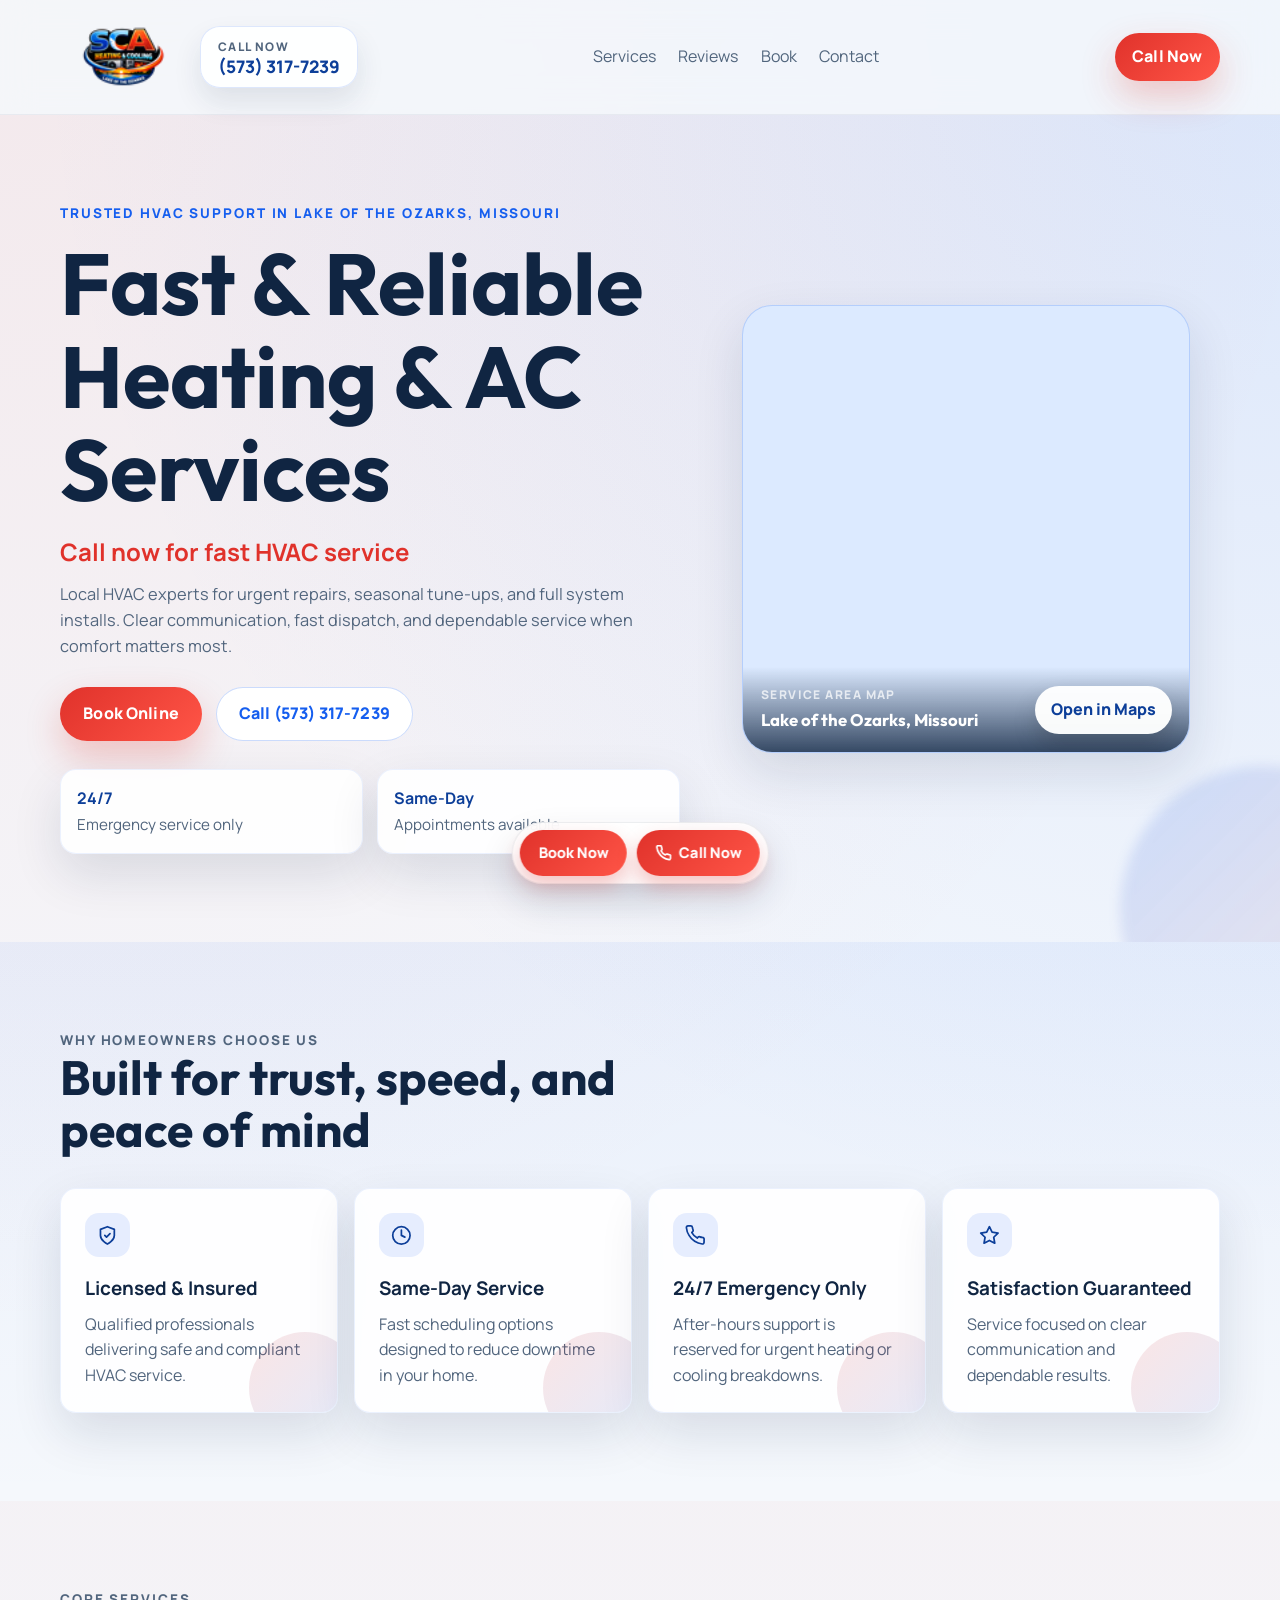
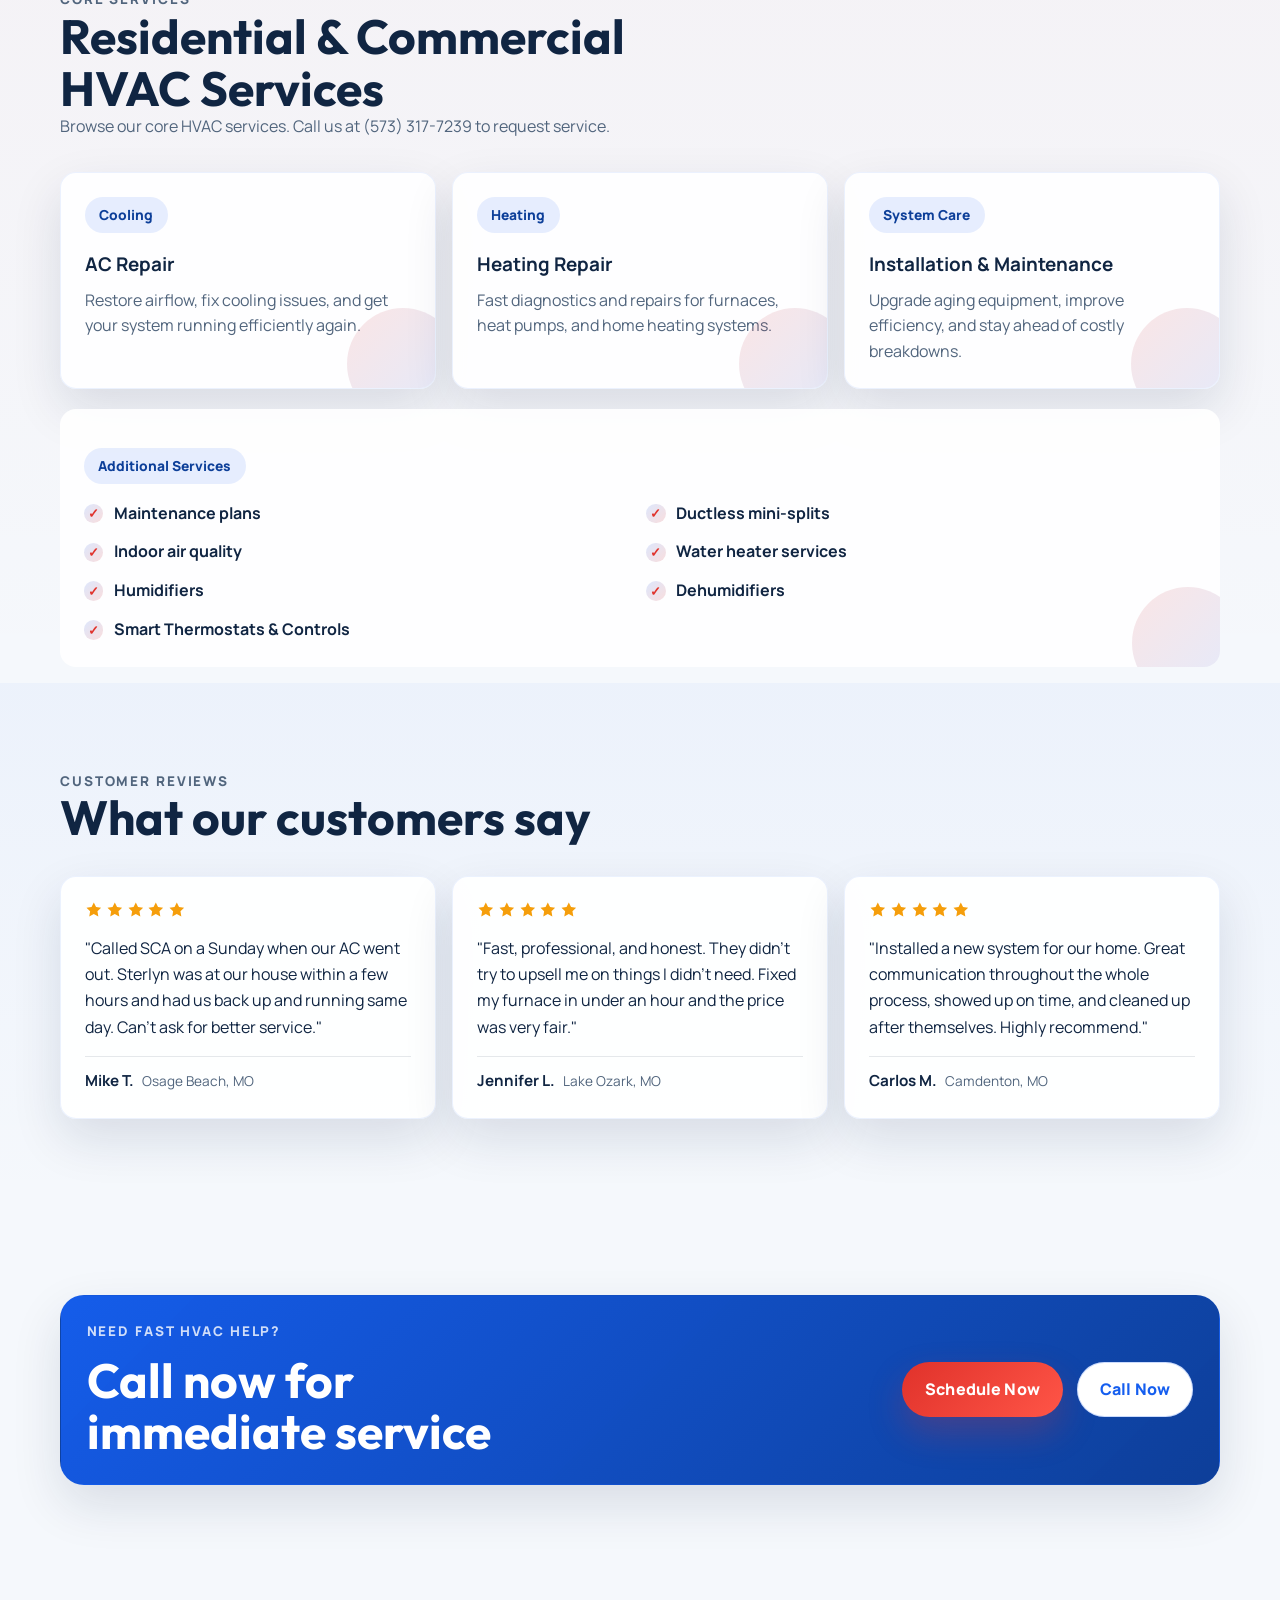
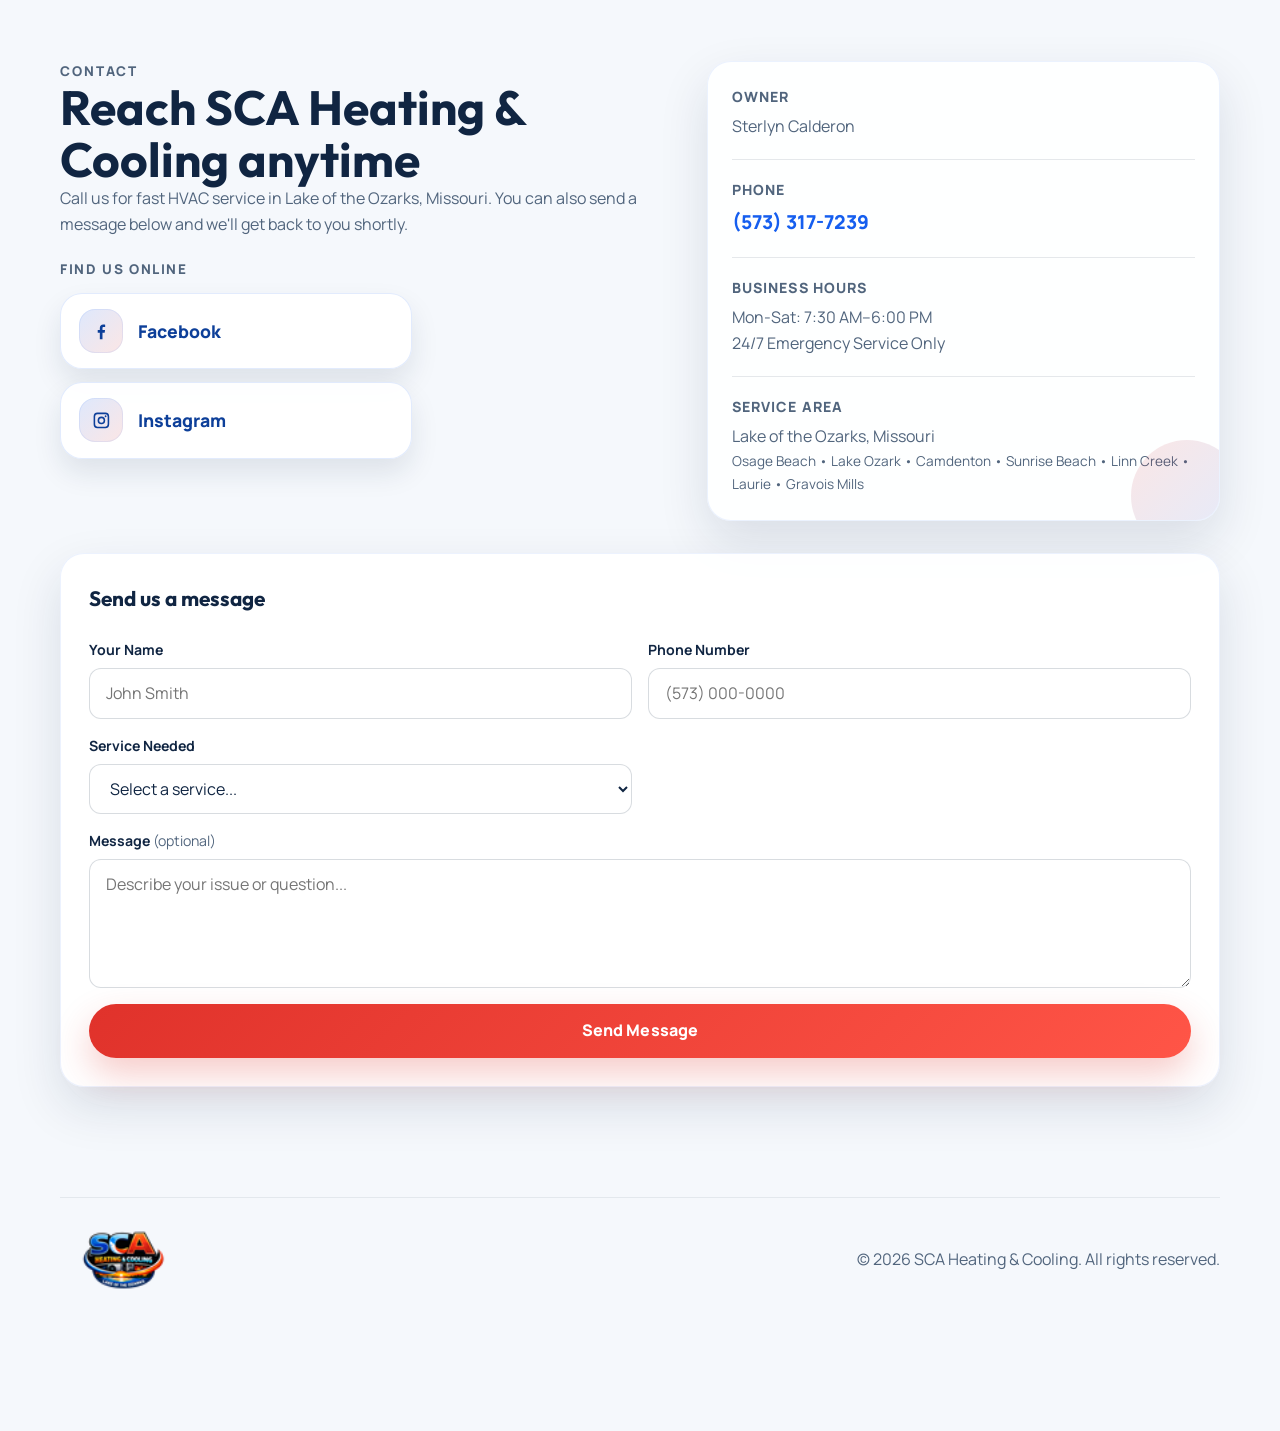
<file: test-version/index.html>
<!DOCTYPE html>
<html lang="en">
<head>
  <meta charset="UTF-8">
  <meta name="viewport" content="width=device-width, initial-scale=1.0">
  <title>SCA Heating &amp; Cooling | HVAC Services in Missouri</title>
  <meta
    name="description"
    content="SCA Heating and Cooling provides fast and reliable heating and AC services in Lake of the Ozarks, Missouri. Call us for HVAC repairs, maintenance, and installations."
  >
  <meta name="robots" content="index, follow">
  <link rel="icon" href="../assets/sca-logo-96.png" type="image/png">
  <meta property="og:title" content="SCA Heating &amp; Cooling | HVAC Services in Missouri">
  <meta property="og:description" content="Fast and reliable heating and AC services in Lake of the Ozarks, Missouri. Call (573) 317-7239 for 24/7 emergency service.">
  <meta property="og:type" content="website">
  <meta property="og:image" content="../assets/sca-logo-320.png">
  <meta property="og:url" content="https://scaheatingcooling.com">

  <script type="application/ld+json">
  {
    "@context": "https://schema.org",
    "@type": "HVACBusiness",
    "name": "SCA Heating & Cooling",
    "telephone": "+15733177239",
    "url": "https://scaheatingcooling.com",
    "description": "Fast and reliable heating and AC services in Lake of the Ozarks, Missouri.",
    "priceRange": "$$",
    "address": {
      "@type": "PostalAddress",
      "addressLocality": "Lake of the Ozarks",
      "addressRegion": "MO",
      "addressCountry": "US"
    },
    "geo": {
      "@type": "GeoCoordinates",
      "latitude": 38.1956,
      "longitude": -92.6382
    },
    "areaServed": [
      "Lake of the Ozarks", "Osage Beach", "Lake Ozark", "Camdenton",
      "Sunrise Beach", "Linn Creek", "Laurie", "Gravois Mills"
    ],
    "openingHoursSpecification": [
      {
        "@type": "OpeningHoursSpecification",
        "dayOfWeek": ["Monday","Tuesday","Wednesday","Thursday","Friday","Saturday"],
        "opens": "07:30",
        "closes": "18:00"
      }
    ],
    "sameAs": [
      "https://www.facebook.com/share/1GosbPyEkh/",
      "https://www.instagram.com/scaheatingcooling"
    ]
  }
  </script>

  <link rel="preconnect" href="https://fonts.googleapis.com">
  <link rel="preconnect" href="https://fonts.gstatic.com" crossorigin>
  <link
    href="https://fonts.googleapis.com/css2?family=Manrope:wght@400;500;600;700;800&family=Outfit:wght@500;600;700&display=swap"
    rel="stylesheet"
  >
  <link rel="stylesheet" href="styles.css">
</head>
<body>
  <a class="skip-link" href="#main-content">Skip to main content</a>

  <div class="site-shell">
    <header class="topbar">
      <div class="container topbar__inner">
        <div class="topbar__brand-group">
          <a class="brand" href="#hero" aria-label="SCA Heating and Cooling home">
            <img
              class="brand__logo"
              src="../assets/sca-logo-96.png"
              alt="SCA Heating and Cooling logo"
              width="96"
              height="64"
            >
          </a>
          <a class="topbar__phone" href="tel:+15733177239" aria-label="Call SCA Heating and Cooling at 573-317-7239">
            <span class="topbar__phone-label">Call Now</span>
            <span class="topbar__phone-number">(573) 317-7239</span>
          </a>
        </div>
        <nav class="nav" aria-label="Primary navigation">
          <a href="#services">Services</a>
          <a href="#testimonials">Reviews</a>
          <a href="#" class="appt-trigger">Book</a>
          <a href="#contact">Contact</a>
        </nav>
        <div class="topbar__actions">
          <a class="button button--small" href="tel:+15733177239">Call Now</a>
        </div>
      </div>
    </header>

    <main id="main-content">
      <section class="hero section" id="hero">
        <div class="container hero__grid">
          <div class="hero__content reveal">
            <p class="eyebrow">Trusted HVAC Support in Lake of the Ozarks, Missouri</p>
            <h1>Fast &amp; Reliable Heating &amp; AC Services</h1>
            <p class="hero__lead">Call now for fast HVAC service</p>
            <p class="hero__copy">
              Local HVAC experts for urgent repairs, seasonal tune-ups, and full system installs.
              Clear communication, fast dispatch, and dependable service when comfort matters most.
            </p>
            <div class="hero__actions">
              <a class="button appt-trigger" href="#">Book Online</a>
              <a class="button button--ghost" href="tel:+15733177239">Call (573) 317-7239</a>
            </div>
            <div class="hero__stats" aria-label="Key highlights">
              <div class="stat-card">
                <strong>24/7</strong>
                <span>Emergency service only</span>
              </div>
              <div class="stat-card">
                <strong>Same-Day</strong>
                <span>Appointments available</span>
              </div>
            </div>
          </div>

          <div class="hero__visual reveal reveal--delay">
            <div class="map-card">
              <iframe
                class="map-card__frame"
                title="Interactive Google Map of Lake of the Ozarks, Missouri"
                src="https://www.google.com/maps?q=Lake+of+the+Ozarks,+Missouri&z=10&output=embed"
                loading="lazy"
                referrerpolicy="no-referrer-when-downgrade"
                sandbox="allow-scripts allow-same-origin"
                allowfullscreen
              ></iframe>
              <div class="map-card__overlay">
                <div>
                  <p class="map-card__label">Service Area Map</p>
                  <p class="map-card__title">Lake of the Ozarks, Missouri</p>
                </div>
                <a
                  class="map-card__link"
                  href="https://www.google.com/maps/search/?api=1&query=Lake+of+the+Ozarks,+Missouri"
                  target="_blank"
                  rel="noreferrer"
                  aria-label="Open Lake of the Ozarks in Google Maps"
                >
                  Open in Maps
                </a>
              </div>
            </div>
          </div>
        </div>
      </section>

      <section class="trust section section--tight" id="trust">
        <div class="container">
          <div class="section-heading reveal">
            <p class="eyebrow">Why Homeowners Choose Us</p>
            <h2>Built for trust, speed, and peace of mind</h2>
          </div>

          <div class="trust-grid">
            <article class="badge-card reveal">
              <div class="badge-card__icon" aria-hidden="true">
                <svg viewBox="0 0 24 24" fill="none" stroke="currentColor" stroke-width="2" stroke-linecap="round" stroke-linejoin="round">
                  <path d="M12 22s8-4 8-10V5l-8-3-8 3v7c0 6 8 10 8 10z"/>
                  <polyline points="9,12 11,14 15,10"/>
                </svg>
              </div>
              <h3>Licensed &amp; Insured</h3>
              <p>Qualified professionals delivering safe and compliant HVAC service.</p>
            </article>
            <article class="badge-card reveal">
              <div class="badge-card__icon" aria-hidden="true">
                <svg viewBox="0 0 24 24" fill="none" stroke="currentColor" stroke-width="2" stroke-linecap="round" stroke-linejoin="round">
                  <circle cx="12" cy="12" r="10"/>
                  <polyline points="12,6 12,12 16,14"/>
                </svg>
              </div>
              <h3>Same-Day Service</h3>
              <p>Fast scheduling options designed to reduce downtime in your home.</p>
            </article>
            <article class="badge-card reveal">
              <div class="badge-card__icon" aria-hidden="true">
                <svg viewBox="0 0 24 24" fill="none" stroke="currentColor" stroke-width="2" stroke-linecap="round" stroke-linejoin="round">
                  <path d="M22 16.92v3a2 2 0 0 1-2.18 2 19.79 19.79 0 0 1-8.63-3.07A19.5 19.5 0 0 1 4.69 12 19.79 19.79 0 0 1 1.61 3.18C1.61 2.08 2.45 1 3.55 1h3a2 2 0 0 1 2 1.72c.127.96.361 1.903.7 2.81a2 2 0 0 1-.45 2.11L7.91 8.73a16 16 0 0 0 6.29 6.29l.91-.91a2 2 0 0 1 2.11-.45c.907.339 1.85.573 2.81.7A2 2 0 0 1 22 16.92z"/>
                </svg>
              </div>
              <h3>24/7 Emergency Only</h3>
              <p>After-hours support is reserved for urgent heating or cooling breakdowns.</p>
            </article>
            <article class="badge-card reveal">
              <div class="badge-card__icon" aria-hidden="true">
                <svg viewBox="0 0 24 24" fill="none" stroke="currentColor" stroke-width="2" stroke-linecap="round" stroke-linejoin="round">
                  <polygon points="12,2 15.09,8.26 22,9.27 17,14.14 18.18,21.02 12,17.77 5.82,21.02 7,14.14 2,9.27 8.91,8.26"/>
                </svg>
              </div>
              <h3>Satisfaction Guaranteed</h3>
              <p>Service focused on clear communication and dependable results.</p>
            </article>
          </div>
        </div>
      </section>

      <section class="services section" id="services">
        <div class="container">
          <div class="section-heading reveal">
            <p class="eyebrow">Core Services</p>
            <h2>Residential &amp; Commercial HVAC Services</h2>
            <p>Browse our core HVAC services. Call us at (573) 317-7239 to request service.</p>
          </div>

          <div class="services-grid">
            <article class="service-card reveal">
              <span class="service-card__label">Cooling</span>
              <h3>AC Repair</h3>
              <p>Restore airflow, fix cooling issues, and get your system running efficiently again.</p>
            </article>
            <article class="service-card reveal">
              <span class="service-card__label">Heating</span>
              <h3>Heating Repair</h3>
              <p>Fast diagnostics and repairs for furnaces, heat pumps, and home heating systems.</p>
            </article>
            <article class="service-card reveal">
              <span class="service-card__label">System Care</span>
              <h3>Installation &amp; Maintenance</h3>
              <p>Upgrade aging equipment, improve efficiency, and stay ahead of costly breakdowns.</p>
            </article>
          </div>
          <div class="offer-panel reveal">
            <span class="offer-panel__label">Additional Services</span>
            <ul class="offer-list">
              <li><span class="offer-link">Maintenance plans</span></li>
              <li><span class="offer-link">Ductless mini-splits</span></li>
              <li><span class="offer-link">Indoor air quality</span></li>
              <li><span class="offer-link">Water heater services</span></li>
              <li><span class="offer-link">Humidifiers</span></li>
              <li><span class="offer-link">Dehumidifiers</span></li>
              <li><span class="offer-link">Smart Thermostats &amp; Controls</span></li>
            </ul>
          </div>
        </div>
      </section>

      <section class="testimonials section section--tight" id="testimonials">
        <div class="container">
          <div class="section-heading reveal">
            <p class="eyebrow">Customer Reviews</p>
            <h2>What our customers say</h2>
          </div>
          <div class="testimonials-grid">

            <article class="testimonial-card reveal">
              <div class="testimonial-card__stars" aria-label="5 out of 5 stars">
                <svg viewBox="0 0 24 24" aria-hidden="true"><polygon points="12,2 15.09,8.26 22,9.27 17,14.14 18.18,21.02 12,17.77 5.82,21.02 7,14.14 2,9.27 8.91,8.26"/></svg>
                <svg viewBox="0 0 24 24" aria-hidden="true"><polygon points="12,2 15.09,8.26 22,9.27 17,14.14 18.18,21.02 12,17.77 5.82,21.02 7,14.14 2,9.27 8.91,8.26"/></svg>
                <svg viewBox="0 0 24 24" aria-hidden="true"><polygon points="12,2 15.09,8.26 22,9.27 17,14.14 18.18,21.02 12,17.77 5.82,21.02 7,14.14 2,9.27 8.91,8.26"/></svg>
                <svg viewBox="0 0 24 24" aria-hidden="true"><polygon points="12,2 15.09,8.26 22,9.27 17,14.14 18.18,21.02 12,17.77 5.82,21.02 7,14.14 2,9.27 8.91,8.26"/></svg>
                <svg viewBox="0 0 24 24" aria-hidden="true"><polygon points="12,2 15.09,8.26 22,9.27 17,14.14 18.18,21.02 12,17.77 5.82,21.02 7,14.14 2,9.27 8.91,8.26"/></svg>
              </div>
              <blockquote class="testimonial-card__quote">
                "Called SCA on a Sunday when our AC went out. Sterlyn was at our house within a few hours and had us back up and running same day. Can't ask for better service."
              </blockquote>
              <footer class="testimonial-card__author">
                <strong>Mike T.</strong>
                <span>Osage Beach, MO</span>
              </footer>
            </article>

            <article class="testimonial-card reveal">
              <div class="testimonial-card__stars" aria-label="5 out of 5 stars">
                <svg viewBox="0 0 24 24" aria-hidden="true"><polygon points="12,2 15.09,8.26 22,9.27 17,14.14 18.18,21.02 12,17.77 5.82,21.02 7,14.14 2,9.27 8.91,8.26"/></svg>
                <svg viewBox="0 0 24 24" aria-hidden="true"><polygon points="12,2 15.09,8.26 22,9.27 17,14.14 18.18,21.02 12,17.77 5.82,21.02 7,14.14 2,9.27 8.91,8.26"/></svg>
                <svg viewBox="0 0 24 24" aria-hidden="true"><polygon points="12,2 15.09,8.26 22,9.27 17,14.14 18.18,21.02 12,17.77 5.82,21.02 7,14.14 2,9.27 8.91,8.26"/></svg>
                <svg viewBox="0 0 24 24" aria-hidden="true"><polygon points="12,2 15.09,8.26 22,9.27 17,14.14 18.18,21.02 12,17.77 5.82,21.02 7,14.14 2,9.27 8.91,8.26"/></svg>
                <svg viewBox="0 0 24 24" aria-hidden="true"><polygon points="12,2 15.09,8.26 22,9.27 17,14.14 18.18,21.02 12,17.77 5.82,21.02 7,14.14 2,9.27 8.91,8.26"/></svg>
              </div>
              <blockquote class="testimonial-card__quote">
                "Fast, professional, and honest. They didn't try to upsell me on things I didn't need. Fixed my furnace in under an hour and the price was very fair."
              </blockquote>
              <footer class="testimonial-card__author">
                <strong>Jennifer L.</strong>
                <span>Lake Ozark, MO</span>
              </footer>
            </article>

            <article class="testimonial-card reveal">
              <div class="testimonial-card__stars" aria-label="5 out of 5 stars">
                <svg viewBox="0 0 24 24" aria-hidden="true"><polygon points="12,2 15.09,8.26 22,9.27 17,14.14 18.18,21.02 12,17.77 5.82,21.02 7,14.14 2,9.27 8.91,8.26"/></svg>
                <svg viewBox="0 0 24 24" aria-hidden="true"><polygon points="12,2 15.09,8.26 22,9.27 17,14.14 18.18,21.02 12,17.77 5.82,21.02 7,14.14 2,9.27 8.91,8.26"/></svg>
                <svg viewBox="0 0 24 24" aria-hidden="true"><polygon points="12,2 15.09,8.26 22,9.27 17,14.14 18.18,21.02 12,17.77 5.82,21.02 7,14.14 2,9.27 8.91,8.26"/></svg>
                <svg viewBox="0 0 24 24" aria-hidden="true"><polygon points="12,2 15.09,8.26 22,9.27 17,14.14 18.18,21.02 12,17.77 5.82,21.02 7,14.14 2,9.27 8.91,8.26"/></svg>
                <svg viewBox="0 0 24 24" aria-hidden="true"><polygon points="12,2 15.09,8.26 22,9.27 17,14.14 18.18,21.02 12,17.77 5.82,21.02 7,14.14 2,9.27 8.91,8.26"/></svg>
              </div>
              <blockquote class="testimonial-card__quote">
                "Installed a new system for our home. Great communication throughout the whole process, showed up on time, and cleaned up after themselves. Highly recommend."
              </blockquote>
              <footer class="testimonial-card__author">
                <strong>Carlos M.</strong>
                <span>Camdenton, MO</span>
              </footer>
            </article>

          </div>
        </div>
      </section>

      <section class="cta section section--tight" id="cta">
        <div class="container">
          <div class="cta-card reveal">
            <div>
              <p class="eyebrow">Need Fast HVAC Help?</p>
              <h2>Call now for immediate service</h2>
            </div>
            <div class="cta-card__actions">
              <a class="button appt-trigger" href="#">Schedule Now</a>
              <a class="button button--ghost" href="tel:+15733177239">Call Now</a>
            </div>
          </div>
        </div>
      </section>

      <section class="contact section" id="contact">
        <div class="container">
          <div class="contact__grid">
            <div class="section-heading reveal">
              <p class="eyebrow">Contact</p>
              <h2>Reach SCA Heating &amp; Cooling anytime</h2>
              <p>Call us for fast HVAC service in Lake of the Ozarks, Missouri. You can also send a message below and we'll get back to you shortly.</p>
              <div class="contact-social" aria-label="Social media links">
                <p class="contact-social__label">Find us online</p>
                <div class="contact-social__links">
                  <a
                    class="contact-social__link"
                    href="https://www.facebook.com/share/1GosbPyEkh/?mibextid=wwXIfr"
                    target="_blank"
                    rel="noreferrer"
                    aria-label="Visit SCA Heating and Cooling on Facebook"
                  >
                    <span class="contact-social__icon" aria-hidden="true">
                      <svg viewBox="0 0 24 24" role="presentation" focusable="false">
                        <path d="M13.25 21v-7.55h2.55l.4-3.05h-2.95V8.45c0-.88.24-1.48 1.5-1.48h1.6V4.25c-.28-.04-1.22-.12-2.31-.12-2.29 0-3.85 1.4-3.85 3.97v2.3H7.75v3.05h2.44V21h3.06Z"></path>
                      </svg>
                    </span>
                    <span class="contact-social__name">Facebook</span>
                  </a>
                  <a
                    class="contact-social__link"
                    href="https://www.instagram.com/scaheatingcooling?igsh=N3dseWhkYm1uNnd1"
                    target="_blank"
                    rel="noreferrer"
                    aria-label="Visit SCA Heating and Cooling on Instagram"
                  >
                    <span class="contact-social__icon" aria-hidden="true">
                      <svg viewBox="0 0 24 24" role="presentation" focusable="false">
                        <path d="M7.5 3h9A4.5 4.5 0 0 1 21 7.5v9a4.5 4.5 0 0 1-4.5 4.5h-9A4.5 4.5 0 0 1 3 16.5v-9A4.5 4.5 0 0 1 7.5 3Zm0 1.8A2.7 2.7 0 0 0 4.8 7.5v9a2.7 2.7 0 0 0 2.7 2.7h9a2.7 2.7 0 0 0 2.7-2.7v-9a2.7 2.7 0 0 0-2.7-2.7h-9Zm9.35 1.35a1.05 1.05 0 1 1 0 2.1 1.05 1.05 0 0 1 0-2.1ZM12 7.6A4.4 4.4 0 1 1 7.6 12 4.4 4.4 0 0 1 12 7.6Zm0 1.8A2.6 2.6 0 1 0 14.6 12 2.6 2.6 0 0 0 12 9.4Z"></path>
                      </svg>
                    </span>
                    <span class="contact-social__name">Instagram</span>
                  </a>
                </div>
              </div>
            </div>

            <div class="contact-card reveal">
              <div class="contact-item">
                <span class="contact-item__label">Owner</span>
                <p>Sterlyn Calderon</p>
              </div>
              <div class="contact-item">
                <span class="contact-item__label">Phone</span>
                <a href="tel:+15733177239">(573) 317-7239</a>
              </div>
              <div class="contact-item">
                <span class="contact-item__label">Business Hours</span>
                <p>Mon-Sat: 7:30 AM&ndash;6:00 PM<br>24/7 Emergency Service Only</p>
              </div>
              <div class="contact-item">
                <span class="contact-item__label">Service Area</span>
                <p>Lake of the Ozarks, Missouri</p>
                <p class="service-area-cities">Osage Beach &bull; Lake Ozark &bull; Camdenton &bull; Sunrise Beach &bull; Linn Creek &bull; Laurie &bull; Gravois Mills</p>
              </div>
            </div>
          </div>

          <!-- Contact form — sign up free at formspree.io, create a form, then replace YOUR_FORM_ID below -->
          <form
            class="contact-form reveal"
            action="https://formspree.io/f/YOUR_FORM_ID"
            method="POST"
          >
            <h3 class="contact-form__title">Send us a message</h3>
            <div class="contact-form__grid">
              <div class="form-group">
                <label for="cf-name">Your Name</label>
                <input type="text" id="cf-name" name="name" required placeholder="John Smith" autocomplete="name">
              </div>
              <div class="form-group">
                <label for="cf-phone">Phone Number</label>
                <input type="tel" id="cf-phone" name="phone" required placeholder="(573) 000-0000" autocomplete="tel">
              </div>
              <div class="form-group">
                <label for="cf-service">Service Needed</label>
                <select id="cf-service" name="service">
                  <option value="">Select a service...</option>
                  <option value="ac-repair">AC Repair</option>
                  <option value="heating-repair">Heating Repair</option>
                  <option value="installation">New Installation</option>
                  <option value="maintenance">Maintenance / Tune-Up</option>
                  <option value="emergency">Emergency Service</option>
                  <option value="other">Other</option>
                </select>
              </div>
              <div class="form-group form-group--full">
                <label for="cf-message">Message <span class="form-optional">(optional)</span></label>
                <textarea id="cf-message" name="message" rows="4" placeholder="Describe your issue or question..."></textarea>
              </div>
              <div class="form-group form-group--full">
                <button type="submit" class="button button--block">Send Message</button>
              </div>
            </div>
          </form>

        </div>
      </section>
    </main>

    <footer class="footer">
      <div class="container footer__inner">
        <a class="footer-brand" href="#hero" aria-label="SCA Heating and Cooling home">
          <img
            class="footer-brand__logo"
            src="../assets/sca-logo-96.png"
            alt="SCA Heating and Cooling logo"
            width="96"
            height="64"
          >
        </a>
        <p>&copy; <span id="year"></span> <span>SCA Heating &amp; Cooling. All rights reserved.</span></p>
      </div>
    </footer>
  </div>

  <div class="floating-actions" aria-label="Quick actions">
    <a class="floating-action appt-trigger" href="#">Book Now</a>
    <a class="floating-action floating-action--secondary" href="tel:+15733177239">
      <svg viewBox="0 0 24 24" aria-hidden="true" width="16" height="16" fill="none" stroke="currentColor" stroke-width="2.5" stroke-linecap="round" stroke-linejoin="round">
        <path d="M22 16.92v3a2 2 0 0 1-2.18 2 19.79 19.79 0 0 1-8.63-3.07A19.5 19.5 0 0 1 4.69 12 19.79 19.79 0 0 1 1.61 3.18C1.61 2.08 2.45 1 3.55 1h3a2 2 0 0 1 2 1.72c.127.96.361 1.903.7 2.81a2 2 0 0 1-.45 2.11L7.91 8.73a16 16 0 0 0 6.29 6.29l.91-.91a2 2 0 0 1 2.11-.45c.907.339 1.85.573 2.81.7A2 2 0 0 1 22 16.92z"/>
      </svg>
      Call Now
    </a>
  </div>

  <!-- ── APPOINTMENT MODAL ──────────────────────────────────── -->
  <div class="appt-modal" id="appointment-modal" aria-hidden="true">
    <div class="appt-modal__backdrop" data-appt-close></div>
    <div class="appt-modal__panel" role="dialog" aria-modal="true" aria-labelledby="appt-modal-title">
      <button class="appt-modal__close" type="button" data-appt-close aria-label="Close">&#10005;</button>
      <div class="appt-card">

        <div class="appt-card__header">
          <p class="eyebrow">Real-Time Booking</p>
          <h3 id="appt-modal-title">Book your visit</h3>
          <p>Select an available date and time below to confirm instantly.</p>
        </div>

        <div class="booking-steps">
          <div class="booking-step-indicator active" data-step="1">
            <span class="step-num">1</span>
            <span class="step-label">Select Date</span>
          </div>
          <div class="booking-step-indicator" data-step="2">
            <span class="step-num">2</span>
            <span class="step-label">Select Hour</span>
          </div>
          <div class="booking-step-indicator" data-step="3">
            <span class="step-num">3</span>
            <span class="step-label">Your Info</span>
          </div>
        </div>

        <!-- Step 1: Calendar -->
        <div class="booking-view" id="booking-step-calendar">
          <div class="calendar-header">
            <button class="cal-btn" id="cal-prev-btn" type="button" aria-label="Previous Month">&larr;</button>
            <span class="calendar-month-year" id="calendar-month-year"></span>
            <button class="cal-btn" id="cal-next-btn" type="button" aria-label="Next Month">&rarr;</button>
          </div>
          <div class="calendar-weekdays">
            <span>Sun</span><span>Mon</span><span>Tue</span><span>Wed</span><span>Thu</span><span>Fri</span><span>Sat</span>
          </div>
          <div class="calendar-days-grid" id="calendar-days-grid"></div>
          <div class="calendar-legend">
            <div class="legend-item"><span class="legend-dot legend-dot--open"></span> Open</div>
            <div class="legend-item"><span class="legend-dot legend-dot--limited"></span> Limited</div>
            <div class="legend-item"><span class="legend-dot legend-dot--full"></span> Full</div>
          </div>
        </div>

        <!-- Step 2: Time Slots -->
        <div class="booking-view" id="booking-step-slots" hidden>
          <div class="booking-back-nav">
            <button class="back-btn" id="back-to-calendar" type="button">&larr; Back to Calendar</button>
            <span class="selected-date-display" id="selected-date-display"></span>
          </div>
          <div class="slots-grid-container">
            <div class="slots-grid" id="slots-grid"></div>
            <div class="slots-skeleton" id="slots-skeleton" hidden>
              <div class="skeleton-btn"></div><div class="skeleton-btn"></div><div class="skeleton-btn"></div>
              <div class="skeleton-btn"></div><div class="skeleton-btn"></div><div class="skeleton-btn"></div>
            </div>
            <div class="no-slots-msg" id="no-slots-msg" hidden>
              No available hours for this day. Please select another date.
            </div>
          </div>
        </div>

        <!-- Step 3: Booking Form -->
        <div class="booking-view" id="booking-step-form" hidden>
          <div class="booking-back-nav">
            <button class="back-btn" id="back-to-slots" type="button">&larr; Back to Hours</button>
            <div class="selected-slot-summary" id="selected-slot-summary"></div>
          </div>
          <form class="appt-form realtime-booking-form" id="realtime-booking-form" novalidate>
            <input type="text" name="website" style="display:none" tabindex="-1" autocomplete="off">
            <div class="appt-form__row">
              <label class="field">
                <span class="field__label">Full Name*</span>
                <input type="text" name="booking-name" id="booking-name" placeholder="John Doe" required>
              </label>
              <label class="field">
                <span class="field__label">Phone*</span>
                <input type="tel" name="booking-phone" id="booking-phone" placeholder="(573) 000-0000" required>
              </label>
            </div>
            <label class="field">
              <span class="field__label">Email</span>
              <input type="email" name="booking-email" id="booking-email" placeholder="your@email.com">
            </label>
            <div class="appt-form__row">
              <label class="field">
                <span class="field__label">Party Size*</span>
                <input type="number" name="booking-party-size" id="booking-party-size" min="1" max="20" value="2" required>
              </label>
              <div class="field"></div>
            </div>
            <label class="field">
              <span class="field__label">Notes</span>
              <textarea name="booking-notes" id="booking-notes" placeholder="Describe the service needed or any notes for our technician..." rows="3"></textarea>
            </label>
            <button class="button button--block" type="submit" id="booking-submit-btn">Confirm Real-Time Booking</button>
          </form>
        </div>

        <!-- Step 4: Success -->
        <div class="booking-view" id="booking-step-success" hidden>
          <div class="appt-success">
            <div class="appt-success__icon">&#10003;</div>
            <h4>Booking Confirmed!</h4>
            <p>Your appointment has been successfully scheduled and confirmed.</p>
            <div class="booking-details-box">
              <div class="detail-row">
                <span>Confirmation ID:</span>
                <strong id="conf-code"></strong>
              </div>
              <div class="detail-row">
                <span>Date:</span>
                <strong id="conf-date"></strong>
              </div>
              <div class="detail-row">
                <span>Time:</span>
                <strong id="conf-time"></strong>
              </div>
              <div class="detail-row">
                <span>Guests:</span>
                <strong id="conf-guests"></strong>
              </div>
            </div>
            <p style="margin-top:1rem;font-size:0.9rem;opacity:0.8;">A confirmation call or SMS may be sent by our team if any additional setup is required.</p>
            <button class="button button--ghost" type="button" data-appt-close style="margin-top:1.5rem;width:100%;">Close</button>
          </div>
        </div>

        <!-- Error Banner -->
        <div class="booking-error-banner" id="booking-error-banner" hidden>
          <span class="error-msg-text" id="error-msg-text">Failed to fetch booking availability. Please try again.</span>
          <button class="error-retry-btn" id="error-retry-btn" type="button">Retry</button>
        </div>

      </div>
    </div>
  </div>
  <!-- ── /APPOINTMENT MODAL ─────────────────────────────────── -->

  <script src="script.js"></script>
</body>
</html>
</file>
<file: css/variables.css>
/* =============================================
   DESIGN TOKENS
   ============================================= */

:root {
  --bg: #f5f8fc;
  --surface: #ffffff;
  --surface-strong: #e9f2ff;
  --text: #102542;
  --text-soft: #51657d;
  --line: rgba(16, 37, 66, 0.1);
  --blue: #155eef;
  --blue-deep: #0d3f99;
  --blue-soft: #dceaff;
  --red: #e0322b;
  --red-deep: #b81f19;
  --red-soft: #ffe2de;
  --shadow: 0 20px 50px rgba(16, 37, 66, 0.12);
  --radius: 24px;
  --radius-sm: 16px;
  --container: 1160px;
}

/* =============================================
   DARK THEME TOKENS
   ============================================= */

[data-theme="dark"] {
  --bg: #0d1b2e;
  --surface: #112240;
  --surface-strong: #1a3055;
  --text: #e8f0fe;
  --text-soft: #8eafd4;
  --line: rgba(255, 255, 255, 0.08);
  --blue: #5b8fee;
  --blue-deep: #90b4f8;
  --blue-soft: #1a3055;
  --red: #e0322b;
  --red-deep: #ff6b63;
  --red-soft: #3a1515;
  --shadow: 0 20px 50px rgba(0, 0, 0, 0.4);
}

/* =============================================
   DARK MODE COMPONENT OVERRIDES
   ============================================= */

[data-theme="dark"] body {
  background:
    radial-gradient(circle at top left, rgba(224, 50, 43, 0.06), transparent 28%),
    radial-gradient(circle at top right, rgba(21, 94, 239, 0.1), transparent 26%),
    var(--bg);
}

[data-theme="dark"] .topbar {
  background: rgba(13, 27, 46, 0.92);
  border-bottom-color: rgba(255, 255, 255, 0.06);
}

[data-theme="dark"] .stat-card,
[data-theme="dark"] .badge-card,
[data-theme="dark"] .service-card,
[data-theme="dark"] .contact-card,
[data-theme="dark"] .cta-card,
[data-theme="dark"] .offer-panel,
[data-theme="dark"] .booking__intro,
[data-theme="dark"] .review-card,
[data-theme="dark"] .about__highlight,
[data-theme="dark"] .step-card,
[data-theme="dark"] .faq-item {
  background: rgba(17, 34, 64, 0.95);
  border-color: rgba(255, 255, 255, 0.07);
}

[data-theme="dark"] .areas-grid {
  background: rgba(17, 34, 64, 0.95);
  border-color: rgba(255, 255, 255, 0.07);
}

[data-theme="dark"] .areas-grid li {
  background: rgba(255, 255, 255, 0.05);
  color: var(--text);
}

[data-theme="dark"] .brand-badge {
  background: rgba(17, 34, 64, 0.95);
  border-color: rgba(255, 255, 255, 0.1);
  color: var(--blue-deep);
}

[data-theme="dark"] .map-card {
  border-color: rgba(90, 143, 238, 0.3);
}

[data-theme="dark"] .topbar__phone-inline {
  color: var(--blue-deep);
}

[data-theme="dark"] .contact-social__link {
  background: rgba(17, 34, 64, 0.95);
  border-color: rgba(255, 255, 255, 0.08);
}

[data-theme="dark"] .mobile-menu {
  background: rgba(13, 27, 46, 0.98);
  border-top-color: rgba(255, 255, 255, 0.06);
}

[data-theme="dark"] .mobile-menu__link {
  color: var(--text);
}

[data-theme="dark"] .footer {
  background: linear-gradient(180deg, rgba(17, 34, 64, 0.6), rgba(13, 27, 46, 0.4));
}

[data-theme="dark"] .brands {
  background: rgba(17, 34, 64, 0.5);
  border-color: rgba(255, 255, 255, 0.05);
}

[data-theme="dark"] .button--ghost {
  background: rgba(17, 34, 64, 0.8);
  color: var(--blue-deep);
}

[data-theme="dark"] .faq-item[open] {
  border-color: rgba(90, 143, 238, 0.3);
}

[data-theme="dark"] .request-form .field input,
[data-theme="dark"] .request-form .field select,
[data-theme="dark"] .request-form .field textarea {
  background: rgba(255, 255, 255, 0.05);
  color: #fff;
}

[data-theme="dark"] .floating-actions {
  background: rgba(13, 27, 46, 0.95);
  border-color: rgba(255, 255, 255, 0.08);
}

[data-theme="dark"] .dark-toggle {
  background: rgba(17, 34, 64, 0.95);
  border-color: rgba(255, 255, 255, 0.12);
}

[data-theme="dark"] .dark-toggle svg      { fill: #f0c040; }
[data-theme="dark"] .dark-toggle__sun     { display: none; }
[data-theme="dark"] .dark-toggle__moon    { display: block; }
</file>
<file: css/base.css>
/* =============================================
   RESET
   ============================================= */

*,
*::before,
*::after {
  box-sizing: border-box;
}

html {
  scroll-behavior: smooth;
}

body {
  margin: 0;
  font-family: "Manrope", "Segoe UI", sans-serif;
  background:
    radial-gradient(circle at top left, rgba(224, 50, 43, 0.08), transparent 28%),
    radial-gradient(circle at top right, rgba(21, 94, 239, 0.12), transparent 26%),
    var(--bg);
  color: var(--text);
  line-height: 1.6;
}

body.is-modal-open {
  overflow: hidden;
}

img {
  max-width: 100%;
  display: block;
}

a {
  color: inherit;
  text-decoration: none;
}

button,
input,
select {
  font: inherit;
}

/* =============================================
   LAYOUT UTILITIES
   ============================================= */

.site-shell {
  min-height: 100vh;
}

.container {
  width: min(calc(100% - 2rem), var(--container));
  margin: 0 auto;
}

.section {
  padding: 4.5rem 0;
}

.section--tight {
  padding: 3rem 0;
}

.eyebrow {
  margin: 0 0 0.75rem;
  color: var(--blue);
  font-size: 0.84rem;
  font-weight: 800;
  letter-spacing: 0.14em;
  text-transform: uppercase;
}

.section-heading {
  max-width: 40rem;
  margin-bottom: 2rem;
}

.section-heading h2,
.hero h1,
.cta-card h2 {
  margin: 0;
  font-family: "Outfit", "Trebuchet MS", sans-serif;
  line-height: 1.08;
}

.section-heading h2,
.cta-card h2 {
  font-size: clamp(2rem, 5vw, 3rem);
}
</file>
<file: css/layout.css>
/* =============================================
   TOPBAR
   ============================================= */

.topbar {
  position: sticky;
  top: 0;
  z-index: 20;
  backdrop-filter: blur(16px);
  background: rgba(245, 248, 252, 0.84);
  border-bottom: 1px solid rgba(16, 37, 66, 0.06);
}

.topbar__inner {
  display: flex;
  align-items: center;
  justify-content: space-between;
  gap: 2rem;
  padding: 1.1rem 0;
}

.topbar__brand-group {
  display: flex;
  align-items: center;
  gap: 0.75rem;
  min-width: 0;
  flex: 0 0 auto;
}

.topbar__inner > .nav {
  flex: 1;
  justify-content: center;
}

.topbar__actions {
  display: flex;
  align-items: center;
  gap: 0.75rem;
}

/* =============================================
   BRAND
   ============================================= */

.brand {
  display: inline-flex;
  align-items: center;
  gap: 0.75rem;
  flex: 0 0 auto;
}

.brand__name {
  display: none;
  flex-direction: column;
  line-height: 1.1;
  white-space: nowrap;
}

.brand__name strong {
  font-family: "Outfit", "Trebuchet MS", sans-serif;
  font-size: 1.55rem;
  font-weight: 900;
  color: var(--blue-deep);
  letter-spacing: 0.07em;
  text-transform: uppercase;
}

.brand__name span {
  font-size: 0.72rem;
  font-weight: 600;
  color: var(--text);
  letter-spacing: 0.12em;
  text-transform: uppercase;
}

.brand__logo {
  width: 128px;
  height: 85.29px;
  object-fit: contain;
}

/* =============================================
   DARK TOGGLE
   ============================================= */

.dark-toggle {
  display: inline-flex;
  align-items: center;
  justify-content: center;
  width: 2.4rem;
  height: 2.4rem;
  border: 1px solid rgba(21, 94, 239, 0.14);
  border-radius: 999px;
  background: rgba(255, 255, 255, 0.92);
  cursor: pointer;
  transition: background 160ms ease, transform 160ms ease;
  flex: 0 0 auto;
}

.dark-toggle:hover {
  transform: rotate(20deg);
}

.dark-toggle svg {
  width: 1.1rem;
  height: 1.1rem;
  fill: var(--blue-deep);
}

.dark-toggle__moon { display: none; }

/* =============================================
   HAMBURGER
   ============================================= */

.hamburger {
  display: flex;
  flex-direction: column;
  justify-content: center;
  gap: 5px;
  width: 2.4rem;
  height: 2.4rem;
  padding: 0.45rem;
  border-radius: 10px;
  background: rgba(255, 255, 255, 0.92);
  border: 1px solid rgba(21, 94, 239, 0.14);
  cursor: pointer;
  flex: 0 0 auto;
}

.hamburger span {
  display: block;
  height: 2px;
  border-radius: 2px;
  background: var(--blue-deep);
  transition: transform 200ms ease, opacity 200ms ease;
}

.hamburger.is-open span:nth-child(1) { transform: translateY(7px) rotate(45deg); }
.hamburger.is-open span:nth-child(2) { opacity: 0; }
.hamburger.is-open span:nth-child(3) { transform: translateY(-7px) rotate(-45deg); }

/* =============================================
   MOBILE MENU
   ============================================= */

@keyframes slideDown {
  from { opacity: 0; transform: translateY(-8px); }
  to   { opacity: 1; transform: translateY(0); }
}

.mobile-menu {
  background: rgba(245, 248, 252, 0.98);
  border-top: 1px solid rgba(21, 94, 239, 0.08);
  backdrop-filter: blur(16px);
  animation: slideDown 200ms ease;
}

.mobile-menu__inner {
  display: grid;
  padding: 1rem 0 1.25rem;
  gap: 0.15rem;
}

.mobile-menu__link {
  display: block;
  padding: 0.75rem 0.5rem;
  border-radius: 12px;
  color: var(--text);
  font-size: 1.05rem;
  font-weight: 700;
  transition: background 160ms ease, color 160ms ease;
}

.mobile-menu__link:hover {
  background: rgba(21, 94, 239, 0.06);
  color: var(--blue-deep);
}

.mobile-menu__phone {
  display: flex;
  align-items: center;
  gap: 0.55rem;
  margin-top: 0.75rem;
  padding: 0.9rem 1rem;
  border-radius: 14px;
  background: linear-gradient(135deg, var(--blue-deep), #155eef);
  color: #fff;
  font-size: 1.05rem;
  font-weight: 800;
}

.mobile-menu__phone svg {
  width: 1.1rem;
  height: 1.1rem;
  fill: #fff;
  flex: 0 0 auto;
}

/* =============================================
   NAV
   ============================================= */

.topbar__phone-inline {
  display: none;
  align-items: center;
  gap: 0.4rem;
  color: var(--blue-deep);
  font-size: 0.95rem;
  font-weight: 800;
  white-space: nowrap;
  transition: color 160ms ease;
}

.topbar__phone-inline:hover,
.topbar__phone-inline:focus-visible {
  color: var(--red);
}

.topbar__phone-icon {
  width: 1rem;
  height: 1rem;
  fill: currentColor;
  flex: 0 0 auto;
}

.nav {
  display: none;
  align-items: center;
  gap: 2rem;
  color: var(--text-soft);
  font-size: 0.88rem;
  font-weight: 700;
  letter-spacing: 0.04em;
  text-transform: uppercase;
}

.nav a {
  white-space: nowrap;
  transition: color 160ms ease;
  position: relative;
}

.nav a::after {
  content: "";
  position: absolute;
  left: 0;
  bottom: -3px;
  width: 0;
  height: 2px;
  background: var(--red);
  border-radius: 2px;
  transition: width 200ms ease;
}

.nav a:hover::after,
.nav a:focus-visible::after {
  width: 100%;
}

.nav a:hover,
.nav a:focus-visible {
  color: var(--blue-deep);
}

/* =============================================
   FOOTER
   ============================================= */

.footer {
  padding: 2.5rem 0 2rem;
  background: linear-gradient(180deg, rgba(255, 255, 255, 0.4), rgba(220, 234, 255, 0.3));
}

.footer__grid {
  display: grid;
  gap: 2rem;
  margin-bottom: 1.75rem;
  grid-template-columns: 1fr;
}

.footer__col {
  display: flex;
  flex-direction: column;
  gap: 0.6rem;
}

.footer__heading {
  margin: 0 0 0.3rem;
  font-family: "Outfit", "Trebuchet MS", sans-serif;
  font-size: 1.05rem;
  font-weight: 700;
  color: var(--blue-deep);
}

.footer__list {
  list-style: none;
  margin: 0;
  padding: 0;
  display: grid;
  gap: 0.45rem;
}

.footer__list a {
  color: var(--text-soft);
  font-weight: 600;
  transition: color 160ms ease;
}

.footer__list a:hover,
.footer__list a:focus-visible {
  color: var(--blue);
}

.footer__list--plain li {
  color: var(--text-soft);
}

.footer__list--plain a {
  color: var(--blue-deep);
  font-weight: 800;
  font-size: 1.05rem;
}

.footer__tagline {
  margin: 0.5rem 0 0.25rem;
  color: var(--text-soft);
  font-size: 0.96rem;
  max-width: 22rem;
}

.footer__social {
  display: flex;
  gap: 0.85rem;
  margin-top: 0.5rem;
}

.footer__social a {
  display: inline-flex;
  align-items: center;
  justify-content: center;
  padding: 0.45rem 0.85rem;
  border-radius: 999px;
  background: rgba(255, 255, 255, 0.92);
  border: 1px solid rgba(21, 94, 239, 0.14);
  color: var(--blue-deep);
  font-weight: 700;
  font-size: 0.86rem;
  transition: transform 160ms ease, box-shadow 160ms ease;
}

.footer__social a:hover,
.footer__social a:focus-visible {
  transform: translateY(-1px);
  box-shadow: 0 12px 24px rgba(16, 37, 66, 0.1);
}

.footer__inner {
  display: flex;
  flex-direction: column;
  gap: 0.35rem;
  padding-top: 1.2rem;
  border-top: 1px solid rgba(16, 37, 66, 0.08);
  color: var(--text-soft);
}

.footer__inner p {
  margin: 0;
}

.footer__small {
  font-size: 0.86rem;
  color: var(--text-soft);
  letter-spacing: 0.04em;
}

.footer-brand {
  display: inline-flex;
  align-items: center;
}

.footer-brand__logo {
  width: clamp(5.5rem, 26vw, 8rem);
  height: auto;
  object-fit: contain;
}
</file>
<file: css/components.css>
/* =============================================
   BUTTONS
   ============================================= */

.button {
  display: inline-flex;
  align-items: center;
  justify-content: center;
  min-height: 3.25rem;
  padding: 0.9rem 1.45rem;
  border: 0;
  border-radius: 999px;
  background: linear-gradient(135deg, var(--red), #ff5547);
  color: #fff;
  font-weight: 800;
  letter-spacing: 0.01em;
  box-shadow: 0 16px 35px rgba(224, 50, 43, 0.25);
  transition: transform 180ms ease, box-shadow 180ms ease;
  cursor: pointer;
}

.button:hover,
.button:focus-visible {
  transform: translateY(-2px);
  box-shadow: 0 20px 40px rgba(224, 50, 43, 0.32);
}

.button--small {
  min-height: 2.8rem;
  padding: 0.7rem 1.1rem;
}

.button--ghost {
  background: #fff;
  color: var(--blue);
  box-shadow: inset 0 0 0 1px rgba(21, 94, 239, 0.22);
}

.button--ghost:hover,
.button--ghost:focus-visible {
  box-shadow: inset 0 0 0 1px rgba(21, 94, 239, 0.42), 0 14px 28px rgba(21, 94, 239, 0.14);
}

.button--block {
  width: 100%;
}

/* =============================================
   CARDS (shared surface)
   ============================================= */

.stat-card,
.badge-card,
.service-card,
.contact-card,
.cta-card {
  background: rgba(255, 255, 255, 0.9);
  border: 1px solid rgba(21, 94, 239, 0.08);
  box-shadow: var(--shadow);
}

.stat-card {
  padding: 1rem;
  border-radius: var(--radius-sm);
}

.stat-card strong {
  display: block;
  font-size: 1rem;
  color: var(--blue-deep);
}

.stat-card span {
  color: var(--text-soft);
  font-size: 0.95rem;
}

.stat-card--accent {
  background: linear-gradient(135deg, rgba(255, 199, 0, 0.18), rgba(255, 255, 255, 0.96));
  border-color: rgba(255, 175, 0, 0.4);
}

.stat-card--accent strong {
  color: #c47a00;
  letter-spacing: 0.06em;
}

/* =============================================
   BADGE CARD & SERVICE CARD
   ============================================= */

.badge-card,
.service-card {
  padding: 1.5rem;
  border-radius: var(--radius-sm);
}

.badge-card,
.service-card,
.offer-panel,
.contact-card {
  position: relative;
  overflow: hidden;
}

.badge-card::after,
.service-card::after,
.offer-panel::after,
.contact-card::after {
  content: "";
  position: absolute;
  inset: auto -1.5rem -2rem auto;
  width: 7rem;
  aspect-ratio: 1;
  border-radius: 50%;
  background: linear-gradient(135deg, rgba(224, 50, 43, 0.12), rgba(21, 94, 239, 0.12));
}

.badge-card__icon {
  display: inline-flex;
  align-items: center;
  justify-content: center;
  margin-bottom: 1rem;
  padding: 0 0.9rem;
  border-radius: 999px;
  background: rgba(21, 94, 239, 0.1);
  color: var(--blue-deep);
  font-size: 0.86rem;
  font-weight: 800;
}

.badge-card h3,
.service-card h3 {
  margin: 0 0 0.5rem;
  font-size: 1.18rem;
}

.badge-card p,
.service-card p,
.section-heading p,
.contact-card p,
.booking__intro p {
  margin: 0;
  color: var(--text-soft);
}

.service-card--interactive {
  display: block;
  color: inherit;
  cursor: pointer;
  transition: transform 180ms ease, box-shadow 180ms ease, border-color 180ms ease;
}

.service-card__label {
  display: inline-flex;
  align-items: center;
  justify-content: center;
  padding: 0.45rem 0.9rem;
  margin-bottom: 1rem;
  border-radius: 999px;
  background: rgba(21, 94, 239, 0.1);
  color: var(--blue-deep);
  font-size: 0.86rem;
  font-weight: 800;
}

.service-card__cta {
  display: inline-flex;
  align-items: center;
  margin-top: 1rem;
  color: var(--red-deep);
  font-size: 0.88rem;
  font-weight: 800;
}

.service-card--interactive:hover,
.service-card--interactive:focus-visible {
  transform: translateY(-4px);
  border-color: rgba(21, 94, 239, 0.24);
  box-shadow: 0 24px 44px rgba(16, 37, 66, 0.14);
}

/* =============================================
   OFFER PANEL
   ============================================= */

.offer-panel {
  margin-top: 1.25rem;
  padding: 1.5rem;
  border-radius: var(--radius-sm);
  background: rgba(255, 255, 255, 0.92);
}

.offer-panel__label {
  display: inline-flex;
  align-items: center;
  justify-content: center;
  margin: 0.9rem 0 1rem;
  padding: 0.45rem 0.9rem;
  border-radius: 999px;
  background: rgba(21, 94, 239, 0.1);
  color: var(--blue-deep);
  font-size: 0.86rem;
  font-weight: 800;
}

.offer-list {
  display: grid;
  gap: 0.8rem;
  margin: 0;
  padding: 0;
  list-style: none;
}

.offer-link {
  display: inline-flex;
  align-items: center;
  gap: 0.65rem;
  color: var(--text);
  font-weight: 700;
  transition: color 160ms ease, transform 160ms ease;
}

.offer-link::before {
  content: "\2713";
  display: inline-flex;
  align-items: center;
  justify-content: center;
  width: 1.2rem;
  height: 1.2rem;
  border-radius: 999px;
  background: linear-gradient(135deg, rgba(21, 94, 239, 0.14), rgba(224, 50, 43, 0.16));
  color: var(--red);
  font-size: 0.8rem;
  flex: 0 0 auto;
}

.offer-link:hover,
.offer-link:focus-visible {
  color: var(--blue-deep);
  transform: translateX(2px);
}

/* =============================================
   BRAND BADGE
   ============================================= */

.brand-badge {
  display: inline-flex;
  align-items: center;
  padding: 0.55rem 1.1rem;
  border-radius: 999px;
  background: rgba(255, 255, 255, 0.95);
  border: 1px solid rgba(21, 94, 239, 0.14);
  box-shadow: 0 6px 16px rgba(16, 37, 66, 0.06);
  color: var(--blue-deep);
  font-weight: 800;
  font-size: 0.9rem;
  letter-spacing: 0.02em;
}

/* =============================================
   STEP CARD
   ============================================= */

.step-card {
  position: relative;
  padding: 1.5rem 1.5rem 1.5rem 4.5rem;
  border-radius: var(--radius-sm);
  background: rgba(255, 255, 255, 0.92);
  border: 1px solid rgba(21, 94, 239, 0.08);
  box-shadow: 0 12px 28px rgba(16, 37, 66, 0.07);
}

.step-card__number {
  position: absolute;
  top: 1.35rem;
  left: 1.2rem;
  display: flex;
  align-items: center;
  justify-content: center;
  width: 2.4rem;
  height: 2.4rem;
  border-radius: 999px;
  background: linear-gradient(135deg, var(--blue-deep), #155eef);
  color: #fff;
  font-family: "Outfit", sans-serif;
  font-size: 1.1rem;
  font-weight: 800;
}

.step-card h3 {
  margin: 0 0 0.4rem;
  font-size: 1.08rem;
  color: var(--blue-deep);
}

.step-card p {
  margin: 0;
  color: var(--text-soft);
  font-size: 0.96rem;
  line-height: 1.55;
}

/* =============================================
   FORM FIELDS
   ============================================= */

.field {
  position: relative;
  display: grid;
  gap: 0.45rem;
}

.field span {
  font-weight: 700;
  font-size: 0.96rem;
}

.field input,
.field select,
.field textarea {
  min-height: 3.25rem;
  padding: 0.85rem 1rem;
  border: 1px solid var(--line);
  border-radius: 14px;
  background: #fff;
  color: var(--text);
  transition: border-color 160ms ease, box-shadow 160ms ease;
}

.field input:focus,
.field select:focus,
.field textarea:focus {
  outline: none;
  border-color: rgba(21, 94, 239, 0.45);
  box-shadow: 0 0 0 4px rgba(21, 94, 239, 0.12);
}

.field.is-invalid {
  animation: fieldShake 360ms ease;
}

.field.is-invalid input,
.field.is-invalid select,
.field.is-invalid textarea {
  border-color: rgba(224, 50, 43, 0.88);
  box-shadow: 0 0 0 4px rgba(224, 50, 43, 0.14);
  background: linear-gradient(180deg, rgba(255, 255, 255, 0.98), rgba(255, 226, 222, 0.94));
}

.field textarea {
  min-height: 9rem;
  resize: vertical;
}

.field__sr {
  position: absolute;
  width: 1px;
  height: 1px;
  padding: 0;
  margin: -1px;
  overflow: hidden;
  clip: rect(0, 0, 0, 0);
  white-space: nowrap;
  border: 0;
}

.field__label {
  display: block;
  margin-bottom: 0.4rem;
  color: rgba(255, 255, 255, 0.8);
  font-size: 0.86rem;
  font-weight: 700;
  letter-spacing: 0.04em;
}

@keyframes fieldShake {
  0%, 100% { transform: translateX(0); }
  20%       { transform: translateX(-6px); }
  40%       { transform: translateX(6px); }
  60%       { transform: translateX(-4px); }
  80%       { transform: translateX(4px); }
}

/* =============================================
   REQUEST MODAL
   ============================================= */

.request-modal {
  position: fixed;
  inset: 0;
  z-index: 45;
  display: flex;
  align-items: center;
  justify-content: center;
  padding: 1rem;
  opacity: 0;
  pointer-events: none;
  transition: opacity 180ms ease;
}

.request-modal.is-open {
  opacity: 1;
  pointer-events: auto;
}

.request-modal__backdrop {
  position: absolute;
  inset: 0;
  background: rgba(16, 37, 66, 0.7);
  backdrop-filter: blur(18px);
  -webkit-backdrop-filter: blur(18px);
}

.request-modal__panel {
  position: relative;
  z-index: 1;
  width: min(100%, 36rem);
  max-height: calc(100vh - 2rem);
  overflow-y: auto;
  overflow-x: hidden;
  padding: 0.25rem;
  scrollbar-width: none;
  -ms-overflow-style: none;
}

.request-modal__panel::-webkit-scrollbar { display: none; }

.request-modal__close {
  position: absolute;
  top: 1rem;
  right: 1rem;
  z-index: 3;
  width: 2.4rem;
  height: 2.4rem;
  border: 0;
  border-radius: 999px;
  background: rgba(255, 255, 255, 0.18);
  color: #fff;
  font-size: 1rem;
  font-weight: 800;
  cursor: pointer;
  display: flex;
  align-items: center;
  justify-content: center;
  transition: background 160ms ease;
}

.request-modal__close:hover {
  background: rgba(255, 255, 255, 0.28);
}

.request-modal__continue {
  position: relative;
  z-index: 1;
  margin-top: 1rem;
}

.request-card {
  position: relative;
  padding: 2rem 1.75rem 1.75rem;
  border-radius: 24px;
  background: linear-gradient(180deg, #1a2f4e, #102542);
  border: 1px solid rgba(255, 255, 255, 0.08);
  color: #fff;
  box-shadow: 0 28px 60px rgba(16, 37, 66, 0.3);
  transition: transform 180ms ease, box-shadow 180ms ease;
}

.request-card.is-emphasized {
  transform: translateY(-2px);
  box-shadow: 0 32px 64px rgba(16, 37, 66, 0.35);
}

.request-card__accent { display: none; }

.request-card__title {
  position: relative;
  z-index: 1;
  margin: 0 0 0.4rem;
  font-family: "Outfit", "Trebuchet MS", sans-serif;
  font-size: clamp(1.6rem, 4vw, 2.2rem);
  line-height: 1.1;
  color: #fff;
}

.request-card__subtitle {
  margin: 0 0 1.25rem;
  padding-bottom: 1.25rem;
  border-bottom: 1px solid rgba(255, 255, 255, 0.1);
  color: rgba(255, 255, 255, 0.65);
  font-size: 0.96rem;
}

.request-card__note {
  position: relative;
  z-index: 1;
  margin: 1rem 0 0;
  text-align: center;
  color: rgba(255, 255, 255, 0.5);
  font-size: 0.84rem;
}

.request-card__success {
  position: relative;
  z-index: 1;
  padding: 1.5rem 1rem;
  text-align: center;
  color: #fff;
}

.request-card__success h4 {
  margin: 0 0 0.6rem;
  font-family: "Outfit", "Trebuchet MS", sans-serif;
  font-size: 1.8rem;
  color: #fff;
}

.request-card__success p {
  margin: 0 0 0.6rem;
  color: rgba(255, 255, 255, 0.92);
  font-size: 1rem;
  line-height: 1.55;
}

.request-card__success a {
  color: #fff;
  font-weight: 800;
  text-decoration: underline;
}

.request-form {
  position: relative;
  z-index: 1;
}

.request-form .field input,
.request-form .field select,
.request-form .field textarea {
  border-radius: 12px;
  border: 1px solid rgba(255, 255, 255, 0.15);
  background: rgba(255, 255, 255, 0.08);
  color: #fff;
  box-shadow: none;
  transition: border-color 160ms ease, background 160ms ease;
}

.request-form .field input:focus,
.request-form .field select:focus,
.request-form .field textarea:focus {
  border-color: rgba(21, 94, 239, 0.7);
  background: rgba(255, 255, 255, 0.12);
}

.request-form .field select option {
  background: #1a2f4e;
  color: #fff;
}

.request-form .field input::placeholder,
.request-form .field textarea::placeholder {
  color: rgba(255, 255, 255, 0.35);
}

.request-form .field.is-invalid input,
.request-form .field.is-invalid select,
.request-form .field.is-invalid textarea {
  border-color: rgba(224, 50, 43, 0.8);
  background: rgba(224, 50, 43, 0.08);
  box-shadow: none;
}

/* =============================================
   APPOINTMENT MODAL
   ============================================= */

.appt-modal {
  position: fixed;
  inset: 0;
  z-index: 45;
  display: flex;
  align-items: center;
  justify-content: center;
  padding: 1rem;
  opacity: 0;
  pointer-events: none;
  transition: opacity 180ms ease;
}

.appt-modal.is-open {
  opacity: 1;
  pointer-events: auto;
}

.appt-modal__backdrop {
  position: absolute;
  inset: 0;
  background: rgba(16, 37, 66, 0.7);
  backdrop-filter: blur(18px);
  -webkit-backdrop-filter: blur(18px);
}

.appt-modal__panel {
  position: relative;
  z-index: 1;
  width: min(100%, 42rem);
  max-height: calc(100vh - 2rem);
  overflow-y: auto;
  overflow-x: hidden;
  scrollbar-width: none;
  -ms-overflow-style: none;
}

.appt-modal__panel::-webkit-scrollbar { display: none; }

.appt-modal__close {
  position: absolute;
  top: 1rem;
  right: 1rem;
  z-index: 3;
  width: 2.4rem;
  height: 2.4rem;
  border: 0;
  border-radius: 999px;
  background: rgba(255, 255, 255, 0.18);
  color: #fff;
  font-size: 1rem;
  cursor: pointer;
  display: flex;
  align-items: center;
  justify-content: center;
  transition: background 160ms ease;
}

.appt-modal__close:hover { background: rgba(255, 255, 255, 0.28); }

.appt-card {
  padding: 2rem 1.75rem 1.75rem;
  border-radius: 24px;
  background: linear-gradient(180deg, #1a2f4e, #102542);
  border: 1px solid rgba(255, 255, 255, 0.08);
  color: #fff;
  box-shadow: 0 28px 60px rgba(16, 37, 66, 0.3);
}

.appt-card__header {
  margin-bottom: 1.5rem;
  padding-bottom: 1.25rem;
  border-bottom: 1px solid rgba(255, 255, 255, 0.1);
}

.appt-card__header .eyebrow {
  color: rgba(255, 255, 255, 0.65);
  margin-bottom: 0.4rem;
}

.appt-card__header h3 {
  margin: 0 0 0.4rem;
  font-family: "Outfit", "Trebuchet MS", sans-serif;
  font-size: clamp(1.6rem, 4vw, 2.2rem);
  line-height: 1.1;
  color: #fff;
}

.appt-card__header p {
  margin: 0;
  color: rgba(255, 255, 255, 0.65);
  font-size: 0.96rem;
}

.appt-form { display: grid; gap: 1rem; }

.appt-form__row {
  display: grid;
  gap: 1rem;
  grid-template-columns: 1fr 1fr;
}

.appt-form input,
.appt-form select,
.appt-form textarea {
  width: 100%;
  min-height: 3rem;
  padding: 0.8rem 1rem;
  border: 1px solid rgba(255, 255, 255, 0.15);
  border-radius: 12px;
  background: rgba(255, 255, 255, 0.08);
  color: #fff;
  font: inherit;
  font-size: 0.96rem;
  transition: border-color 160ms ease, background 160ms ease;
  box-sizing: border-box;
}

.appt-form input::placeholder,
.appt-form textarea::placeholder { color: rgba(255, 255, 255, 0.35); }

.appt-form select option { background: #1a2f4e; color: #fff; }

.appt-form input:focus,
.appt-form select:focus,
.appt-form textarea:focus {
  outline: none;
  border-color: rgba(21, 94, 239, 0.7);
  background: rgba(255, 255, 255, 0.12);
}

.appt-form input.is-invalid,
.appt-form select.is-invalid { border-color: rgba(224, 50, 43, 0.8); }

.appt-form textarea { min-height: 5rem; resize: vertical; }

.appt-form__disclaimer {
  margin: 0;
  text-align: center;
  color: rgba(255, 255, 255, 0.5);
  font-size: 0.84rem;
}

.appt-form__disclaimer a { color: rgba(255, 255, 255, 0.8); font-weight: 700; }

.appt-success { text-align: center; padding: 1.5rem 1rem 0.5rem; }

.appt-success__icon {
  display: inline-flex;
  align-items: center;
  justify-content: center;
  width: 3.5rem;
  height: 3.5rem;
  border-radius: 999px;
  background: linear-gradient(135deg, #155eef, #0d3f99);
  color: #fff;
  font-size: 1.6rem;
  font-weight: 800;
  margin-bottom: 1rem;
  box-shadow: 0 12px 28px rgba(21, 94, 239, 0.4);
}

.appt-success h4 {
  margin: 0 0 0.6rem;
  font-family: "Outfit", "Trebuchet MS", sans-serif;
  font-size: 1.6rem;
  color: #fff;
}

.appt-success p { margin: 0 0 0.5rem; color: rgba(255, 255, 255, 0.8); font-size: 0.98rem; }
.appt-success a { color: #fff; font-weight: 800; }

/* =============================================
   FLOATING ACTIONS
   ============================================= */

.floating-actions {
  position: fixed;
  left: 50%;
  bottom: 1rem;
  z-index: 30;
  display: flex;
  align-items: center;
  gap: 0.65rem;
  transform: translateX(-50%);
  padding: 0.45rem;
  border-radius: 999px;
  background: rgba(255, 255, 255, 0.9);
  border: 1px solid rgba(16, 37, 66, 0.08);
  box-shadow: 0 18px 36px rgba(16, 37, 66, 0.14);
  backdrop-filter: blur(12px);
}

.floating-action {
  display: inline-flex;
  align-items: center;
  justify-content: center;
  min-height: 2.7rem;
  padding: 0.7rem 1rem;
  border-radius: 999px;
  background: var(--red);
  color: #fff;
  font-size: 0.92rem;
  font-weight: 800;
  white-space: nowrap;
  box-shadow: 0 10px 20px rgba(224, 50, 43, 0.2);
}

.floating-action--secondary {
  background: #fff;
  color: var(--blue-deep);
  box-shadow: inset 0 0 0 1px rgba(21, 94, 239, 0.16);
}

/* =============================================
   WHATSAPP BUTTON
   ============================================= */

.whatsapp-btn {
  position: fixed;
  right: 1.25rem;
  bottom: 5.5rem;
  z-index: 30;
  display: inline-flex;
  align-items: center;
  gap: 0.5rem;
  padding: 0.7rem 1.1rem 0.7rem 0.85rem;
  border-radius: 999px;
  background: #25d366;
  color: #fff;
  font-weight: 800;
  font-size: 0.92rem;
  box-shadow: 0 8px 24px rgba(37, 211, 102, 0.4);
  transition: transform 180ms ease, box-shadow 180ms ease;
  white-space: nowrap;
}

.whatsapp-btn:hover,
.whatsapp-btn:focus-visible {
  transform: translateY(-2px);
  box-shadow: 0 14px 32px rgba(37, 211, 102, 0.5);
}

.whatsapp-btn__icon {
  width: 1.3rem;
  height: 1.3rem;
  fill: #fff;
  flex: 0 0 auto;
}

.whatsapp-btn__label { display: none; }

/* =============================================
   REVEAL ANIMATION
   ============================================= */

.reveal {
  opacity: 0;
  transform: translateY(28px);
  transition: opacity 650ms ease, transform 650ms ease;
}

.reveal--delay { transition-delay: 120ms; }

.reveal.is-visible {
  opacity: 1;
  transform: translateY(0);
}
</file>
<file: css/sections.css>
/* =============================================
   HERO
   ============================================= */

.hero {
  position: relative;
  overflow: hidden;
}

.hero::after {
  content: "";
  position: absolute;
  inset: auto -8rem -7rem auto;
  width: 18rem;
  aspect-ratio: 1;
  border-radius: 50%;
  background: linear-gradient(135deg, rgba(21, 94, 239, 0.15), rgba(224, 50, 43, 0.08));
  filter: blur(6px);
}

.hero__grid {
  display: grid;
  gap: 2rem;
  align-items: center;
}

.hero__content h1 {
  font-size: clamp(2.7rem, 9vw, 5.4rem);
  max-width: 12ch;
}

.hero__lead {
  margin: 1rem 0 0.6rem;
  font-size: clamp(1.1rem, 3.6vw, 1.5rem);
  font-weight: 700;
  color: var(--red);
}

.hero__copy {
  max-width: 38rem;
  margin: 0;
  color: var(--text-soft);
  font-size: 1.02rem;
}

.hero__actions {
  display: flex;
  flex-direction: column;
  gap: 0.85rem;
  margin-top: 1.75rem;
}

.hero__bullets {
  list-style: none;
  margin: 1.5rem 0 0;
  padding: 0;
  display: grid;
  gap: 0.55rem;
}

.hero__bullets li {
  display: flex;
  align-items: center;
  gap: 0.6rem;
  color: var(--text);
  font-weight: 600;
  font-size: 0.98rem;
}

.hero__check {
  display: inline-flex;
  align-items: center;
  justify-content: center;
  width: 1.4rem;
  height: 1.4rem;
  border-radius: 999px;
  background: linear-gradient(135deg, rgba(21, 94, 239, 0.18), rgba(224, 50, 43, 0.18));
  color: var(--blue-deep);
  font-size: 0.85rem;
  font-weight: 800;
  flex: 0 0 auto;
}

.hero__stats {
  display: grid;
  grid-template-columns: repeat(2, minmax(0, 1fr));
  gap: 0.9rem;
  margin-top: 1.75rem;
}

.hero__visual {
  display: flex;
  justify-content: center;
}

/* =============================================
   MAP CARD
   ============================================= */

.map-card {
  width: min(100%, 28rem);
  aspect-ratio: 1;
  position: relative;
  overflow: hidden;
  border-radius: calc(var(--radius) + 6px);
  border: 1px solid rgba(21, 94, 239, 0.2);
  box-shadow: var(--shadow);
  background: #dceaff;
}

.map-card__frame {
  width: 100%;
  height: 100%;
  border: 0;
}

.map-card__overlay {
  position: absolute;
  inset: auto 0 0;
  display: flex;
  align-items: flex-end;
  justify-content: space-between;
  gap: 1rem;
  padding: 1.1rem;
  background: linear-gradient(180deg, transparent, rgba(16, 37, 66, 0.82));
  color: #fff;
  pointer-events: none;
}

.map-card__label,
.map-card__title {
  margin: 0;
}

.map-card__label {
  font-size: 0.75rem;
  font-weight: 800;
  letter-spacing: 0.12em;
  text-transform: uppercase;
  color: rgba(255, 255, 255, 0.72);
}

.map-card__title {
  margin-top: 0.2rem;
  font-family: "Outfit", "Trebuchet MS", sans-serif;
  font-size: 1.05rem;
  font-weight: 700;
}

.map-card__link {
  display: inline-flex;
  align-items: center;
  justify-content: center;
  min-height: 2.7rem;
  padding: 0.7rem 1rem;
  border-radius: 999px;
  background: rgba(255, 255, 255, 0.96);
  color: var(--blue-deep);
  font-weight: 800;
  white-space: nowrap;
  box-shadow: 0 12px 24px rgba(0, 0, 0, 0.15);
  pointer-events: auto;
  transition: transform 180ms ease, box-shadow 180ms ease;
}

.map-card__link:hover,
.map-card__link:focus-visible {
  transform: translateY(-2px);
  box-shadow: 0 16px 28px rgba(0, 0, 0, 0.2);
}

/* =============================================
   TRUST
   ============================================= */

.trust {
  background: linear-gradient(180deg, rgba(21, 94, 239, 0.06), rgba(21, 94, 239, 0));
}

.trust-grid,
.services-grid {
  display: grid;
  gap: 1rem;
}

/* =============================================
   HOW IT WORKS
   ============================================= */

.how-it-works {
  background: linear-gradient(180deg, rgba(21, 94, 239, 0.05), transparent);
}

.steps-grid {
  display: grid;
  gap: 1.1rem;
  grid-template-columns: 1fr;
}

/* =============================================
   BRANDS
   ============================================= */

.brands {
  background: rgba(255, 255, 255, 0.5);
  border-top: 1px solid rgba(21, 94, 239, 0.06);
  border-bottom: 1px solid rgba(21, 94, 239, 0.06);
}

.brands__label {
  margin: 0 0 1.1rem;
  text-align: center;
  color: var(--text-soft);
  font-size: 0.82rem;
  font-weight: 800;
  text-transform: uppercase;
  letter-spacing: 0.14em;
}

.brands-grid {
  display: flex;
  flex-wrap: wrap;
  gap: 0.65rem;
  justify-content: center;
}

/* =============================================
   ABOUT
   ============================================= */

.about__grid {
  display: grid;
  gap: 2rem;
  align-items: center;
}

.about__content h2 {
  margin: 0 0 1rem;
  font-family: "Outfit", "Trebuchet MS", sans-serif;
  font-size: clamp(2rem, 5vw, 3rem);
  line-height: 1.08;
}

.about__content p {
  margin: 0 0 1rem;
  color: var(--text-soft);
  font-size: 1.02rem;
  max-width: 38rem;
}

.about__highlights {
  display: grid;
  gap: 1rem;
  margin: 1.75rem 0;
  grid-template-columns: repeat(2, minmax(0, 1fr));
}

.about__highlight {
  padding: 1rem 1.1rem;
  border-radius: var(--radius-sm);
  background: rgba(255, 255, 255, 0.92);
  border: 1px solid rgba(21, 94, 239, 0.1);
  box-shadow: 0 12px 24px rgba(16, 37, 66, 0.06);
}

.about__highlight strong {
  display: block;
  color: var(--blue-deep);
  font-size: 1rem;
  margin-bottom: 0.25rem;
}

.about__highlight span {
  color: var(--text-soft);
  font-size: 0.9rem;
}

.about__visual {
  display: flex;
  justify-content: center;
}

.about__image-wrap {
  position: relative;
  width: min(100%, 26rem);
  padding: 1.6rem;
  border-radius: var(--radius);
  background:
    radial-gradient(circle at 18% 22%, rgba(21, 94, 239, 0.12), transparent 30%),
    radial-gradient(circle at 84% 82%, rgba(224, 50, 43, 0.14), transparent 28%),
    linear-gradient(145deg, rgba(255, 255, 255, 0.98), rgba(220, 234, 255, 0.88));
  border: 1px solid rgba(21, 94, 239, 0.14);
  box-shadow: var(--shadow);
}

.about__image-wrap img {
  width: 100%;
  height: auto;
  border-radius: var(--radius-sm);
  filter: drop-shadow(0 14px 24px rgba(16, 37, 66, 0.12));
}

.about__owner-card {
  display: flex;
  flex-direction: column;
  gap: 0.15rem;
  margin-top: 1rem;
  padding: 1rem 1.15rem;
  border-radius: 16px;
  background: rgba(255, 255, 255, 0.95);
  border: 1px solid rgba(21, 94, 239, 0.12);
  box-shadow: 0 12px 24px rgba(16, 37, 66, 0.08);
}

.about__owner-label {
  color: var(--text-soft);
  font-size: 0.78rem;
  font-weight: 800;
  text-transform: uppercase;
  letter-spacing: 0.12em;
}

.about__owner-card strong {
  color: var(--blue-deep);
  font-size: 1.15rem;
  font-family: "Outfit", "Trebuchet MS", sans-serif;
}

.about__owner-card span:last-child {
  color: var(--text-soft);
  font-size: 0.92rem;
}

/* =============================================
   SERVICES
   ============================================= */

.services {
  background:
    linear-gradient(180deg, rgba(224, 50, 43, 0.03), rgba(224, 50, 43, 0)),
    transparent;
  padding-bottom: 0.9rem;
}

/* =============================================
   SERVICE AREAS
   ============================================= */

.service-areas {
  background: linear-gradient(180deg, rgba(21, 94, 239, 0.04), rgba(21, 94, 239, 0));
}

.areas-grid {
  list-style: none;
  margin: 0;
  padding: 1.5rem;
  display: grid;
  gap: 0.85rem;
  grid-template-columns: repeat(2, minmax(0, 1fr));
  border-radius: var(--radius);
  background: rgba(255, 255, 255, 0.92);
  border: 1px solid rgba(21, 94, 239, 0.08);
  box-shadow: var(--shadow);
}

.areas-grid li {
  display: flex;
  align-items: center;
  gap: 0.6rem;
  padding: 0.65rem 0.85rem;
  border-radius: 12px;
  background: rgba(220, 234, 255, 0.4);
  color: var(--text);
  font-weight: 700;
  font-size: 0.95rem;
}

.areas-grid__pin {
  display: inline-flex;
  align-items: center;
  justify-content: center;
  width: 1.4rem;
  height: 1.4rem;
  border-radius: 999px;
  background: linear-gradient(135deg, var(--red), #ff5547);
  color: #fff;
  font-size: 0.55rem;
  flex: 0 0 auto;
}

.areas-note {
  margin: 1.25rem 0 0;
  text-align: center;
  color: var(--text-soft);
  font-size: 0.96rem;
}

.areas-note a {
  color: var(--blue-deep);
  font-weight: 800;
}

/* =============================================
   REVIEWS
   ============================================= */

.reviews {
  background: linear-gradient(180deg, rgba(224, 50, 43, 0.04), rgba(224, 50, 43, 0));
}

.reviews-grid {
  display: grid;
  gap: 1.1rem;
  grid-template-columns: 1fr;
}

.review-card {
  position: relative;
  padding: 1.5rem 1.5rem 1.4rem;
  border-radius: var(--radius-sm);
  background: rgba(255, 255, 255, 0.96);
  border: 1px solid rgba(21, 94, 239, 0.08);
  box-shadow: var(--shadow);
  display: flex;
  flex-direction: column;
  gap: 0.85rem;
}

.review-card__stars {
  color: #f4b400;
  letter-spacing: 0.15em;
  font-size: 1.05rem;
}

.review-card p {
  margin: 0;
  color: var(--text);
  font-size: 1rem;
  line-height: 1.55;
  font-style: italic;
}

.review-card__author {
  display: flex;
  flex-direction: column;
  gap: 0.1rem;
  margin-top: auto;
  padding-top: 0.85rem;
  border-top: 1px solid var(--line);
}

.review-card__author strong {
  color: var(--blue-deep);
  font-weight: 800;
}

.review-card__author span {
  color: var(--text-soft);
  font-size: 0.88rem;
}

.reviews-cta {
  margin-top: 1.5rem;
  display: flex;
  justify-content: center;
}

/* =============================================
   FAQ
   ============================================= */

.faq {
  background: linear-gradient(180deg, rgba(21, 94, 239, 0.05), rgba(21, 94, 239, 0));
}

.faq-list {
  display: grid;
  gap: 0.8rem;
  max-width: 50rem;
  margin: 0 auto;
}

.faq-item {
  padding: 1.1rem 1.35rem;
  border-radius: var(--radius-sm);
  background: rgba(255, 255, 255, 0.96);
  border: 1px solid rgba(21, 94, 239, 0.1);
  box-shadow: 0 12px 24px rgba(16, 37, 66, 0.06);
  transition: border-color 160ms ease, box-shadow 160ms ease;
}

.faq-item[open] {
  border-color: rgba(21, 94, 239, 0.3);
  box-shadow: 0 18px 32px rgba(16, 37, 66, 0.1);
}

.faq-item summary {
  display: flex;
  justify-content: space-between;
  align-items: center;
  gap: 1rem;
  cursor: pointer;
  list-style: none;
  font-family: "Outfit", "Trebuchet MS", sans-serif;
  font-size: 1.05rem;
  font-weight: 700;
  color: var(--text);
}

.faq-item summary::-webkit-details-marker { display: none; }

.faq-item summary::after {
  content: "+";
  display: inline-flex;
  align-items: center;
  justify-content: center;
  width: 1.8rem;
  height: 1.8rem;
  border-radius: 999px;
  background: linear-gradient(135deg, rgba(21, 94, 239, 0.14), rgba(224, 50, 43, 0.12));
  color: var(--blue-deep);
  font-size: 1.3rem;
  font-weight: 800;
  flex: 0 0 auto;
  transition: transform 200ms ease;
}

.faq-item[open] summary::after {
  content: "\2212";
  transform: rotate(180deg);
}

.faq-item p {
  margin: 0.85rem 0 0;
  color: var(--text-soft);
  font-size: 0.98rem;
  line-height: 1.6;
}

/* =============================================
   BOOKING
   ============================================= */

.booking {
  padding-top: 0.9rem;
}

.booking__layout {
  display: grid;
  gap: 1.4rem;
  align-items: start;
}

.booking__intro {
  padding: 1.5rem;
  border-radius: var(--radius);
  background: linear-gradient(180deg, #fff, rgba(255, 255, 255, 0.92));
  border: 1px solid rgba(16, 37, 66, 0.06);
  display: flex;
  flex-direction: column;
  justify-content: flex-start;
  align-self: start;
  gap: 1rem;
}

.booking__bullets {
  list-style: none;
  margin: 0;
  padding: 0;
  display: grid;
  gap: 0.5rem;
}

.booking__bullets li {
  display: flex;
  align-items: center;
  color: var(--text);
  font-weight: 600;
  font-size: 0.98rem;
}

.booking__check {
  display: inline-flex;
  align-items: center;
  justify-content: center;
  width: 1.3rem;
  height: 1.3rem;
  border-radius: 999px;
  background: linear-gradient(135deg, rgba(21, 94, 239, 0.18), rgba(224, 50, 43, 0.18));
  color: var(--blue-deep);
  font-size: 0.78rem;
  font-weight: 800;
  margin-right: 0.55rem;
  flex: 0 0 auto;
}

.booking__actions {
  display: flex;
  flex-wrap: wrap;
  gap: 0.75rem;
}

.booking-emergency {
  position: relative;
  overflow: hidden;
  display: flex;
  align-items: center;
  justify-content: center;
  min-height: clamp(16rem, 28vw, 28rem);
}

.booking-emergency__art {
  position: relative;
  z-index: 1;
  width: min(100%, 34rem);
  min-height: clamp(13rem, 24vw, 20rem);
}

.booking-emergency__logo {
  display: block;
  width: min(74%, 22rem);
  max-width: 100%;
  height: auto;
  object-fit: contain;
  filter: drop-shadow(0 16px 28px rgba(16, 37, 66, 0.14));
  -webkit-mask-image: linear-gradient(90deg, #000 0%, #000 54%, rgba(0,0,0,0.86) 72%, rgba(0,0,0,0.18) 90%, transparent 100%);
  mask-image: linear-gradient(90deg, #000 0%, #000 54%, rgba(0,0,0,0.86) 72%, rgba(0,0,0,0.18) 90%, transparent 100%);
  -webkit-mask-repeat: no-repeat;
  mask-repeat: no-repeat;
  -webkit-mask-size: 100% 100%;
  mask-size: 100% 100%;
}

.booking-emergency__overlay {
  position: absolute;
  top: 50%;
  left: 57%;
  display: flex;
  flex-direction: column;
  align-items: flex-start;
  transform: translate(-8%, -6%);
}

.booking-emergency__headline,
.booking-emergency__subhead {
  font-family: "Outfit", "Trebuchet MS", sans-serif;
  color: var(--blue-deep);
  text-shadow: 0 12px 24px rgba(21, 94, 239, 0.14);
}

.booking-emergency__headline {
  font-size: clamp(4.8rem, 12vw, 7.6rem);
  line-height: 0.86;
  font-weight: 800;
  letter-spacing: -0.08em;
}

.booking-emergency__subhead {
  margin-top: 0.1rem;
  margin-left: clamp(1.2rem, 4vw, 3rem);
  font-size: clamp(1.45rem, 3.8vw, 2.35rem);
  line-height: 1;
  font-weight: 700;
}

.booking-form {
  display: grid;
  gap: 1rem;
}

/* =============================================
   CTA
   ============================================= */

.cta-card {
  display: grid;
  gap: 1.3rem;
  align-items: center;
  padding: 1.6rem;
  border-radius: var(--radius);
  background:
    linear-gradient(135deg, rgba(21, 94, 239, 0.94), rgba(13, 63, 153, 0.96)),
    #0d3f99;
  color: #fff;
}

.cta-card .eyebrow { color: rgba(255, 255, 255, 0.8); }
.cta-card h2 { max-width: 16ch; }

/* =============================================
   CONTACT
   ============================================= */

.contact__grid {
  display: grid;
  gap: 1.2rem;
}

.contact-social {
  margin-top: 1.35rem;
  display: grid;
  gap: 0.8rem;
}

.contact-social__label {
  margin: 0;
  color: var(--text-soft);
  font-size: 0.84rem;
  font-weight: 800;
  letter-spacing: 0.12em;
  text-transform: uppercase;
}

.contact-social__links {
  display: grid;
  gap: 0.8rem;
  width: min(100%, 22rem);
}

.contact-social__link {
  display: grid;
  grid-template-columns: auto 1fr;
  align-items: center;
  gap: 0.9rem;
  min-height: 4.4rem;
  padding: 0.95rem 1.15rem;
  border-radius: 22px;
  background: rgba(255, 255, 255, 0.92);
  border: 1px solid rgba(21, 94, 239, 0.12);
  box-shadow: 0 14px 28px rgba(16, 37, 66, 0.1);
  color: var(--blue-deep);
  transition: transform 180ms ease, box-shadow 180ms ease, border-color 180ms ease, background 180ms ease;
}

.contact-social__link:hover,
.contact-social__link:focus-visible {
  transform: translateY(-2px);
  border-color: rgba(21, 94, 239, 0.26);
  box-shadow: 0 18px 32px rgba(16, 37, 66, 0.14);
  background: rgba(255, 255, 255, 0.98);
}

.contact-social__icon {
  display: inline-flex;
  align-items: center;
  justify-content: center;
  width: 2.75rem;
  height: 2.75rem;
  border-radius: 16px;
  background: linear-gradient(135deg, rgba(21, 94, 239, 0.14), rgba(224, 50, 43, 0.12));
  color: var(--blue-deep);
  box-shadow: inset 0 0 0 1px rgba(21, 94, 239, 0.08);
}

.contact-social__icon svg {
  width: 1.3rem;
  height: 1.3rem;
  fill: currentColor;
}

.contact-social__name {
  display: block;
  font-size: 1.1rem;
  font-weight: 800;
  line-height: 1.1;
}

.contact-card {
  padding: 1.5rem;
  border-radius: var(--radius);
}

.contact-item + .contact-item {
  margin-top: 1.2rem;
  padding-top: 1.2rem;
  border-top: 1px solid var(--line);
}

.contact-item__label {
  display: block;
  margin-bottom: 0.35rem;
  color: var(--text-soft);
  font-size: 0.88rem;
  font-weight: 800;
  text-transform: uppercase;
  letter-spacing: 0.08em;
}

.contact-item a {
  color: var(--blue);
  font-size: 1.2rem;
  font-weight: 800;
}
</file>
<file: css/responsive.css>
/* =============================================
   RESPONSIVE BREAKPOINTS
   ============================================= */

@media (min-width: 480px) {
  .whatsapp-btn__label {
    display: inline;
  }
}

@media (min-width: 720px) {
  .section        { padding: 5.5rem 0; }
  .services       { padding-bottom: 1rem; }
  .booking        { padding-top: 1rem; }

  .nav                  { display: flex; }
  .topbar__phone-inline { display: inline-flex; }
  .brand__name          { display: flex; }
  .hamburger            { display: none; }

  .hero__actions { flex-direction: row; flex-wrap: wrap; }

  .trust-grid,
  .services-grid,
  .contact__grid        { grid-template-columns: repeat(2, minmax(0, 1fr)); }
  .offer-list           { grid-template-columns: repeat(2, minmax(0, 1fr)); }
  .steps-grid           { grid-template-columns: repeat(2, minmax(0, 1fr)); }
  .areas-grid           { grid-template-columns: repeat(3, minmax(0, 1fr)); }
  .reviews-grid         { grid-template-columns: repeat(2, minmax(0, 1fr)); }
  .footer__grid         { grid-template-columns: repeat(2, minmax(0, 1fr)); }

  .cta-card {
    grid-template-columns: 1fr auto;
    justify-content: space-between;
  }

  .footer__inner {
    flex-direction: row;
    justify-content: space-between;
    align-items: center;
  }
}

@media (min-width: 960px) {
  .hero__grid,
  .booking__layout,
  .contact__grid { grid-template-columns: minmax(0, 1.1fr) minmax(0, 0.9fr); }

  .trust-grid    { grid-template-columns: repeat(4, minmax(0, 1fr)); }
  .services-grid { grid-template-columns: repeat(3, minmax(0, 1fr)); }
  .steps-grid    { grid-template-columns: repeat(4, minmax(0, 1fr)); }
  .areas-grid    { grid-template-columns: repeat(4, minmax(0, 1fr)); }
  .reviews-grid  { grid-template-columns: repeat(3, minmax(0, 1fr)); }
  .footer__grid  { grid-template-columns: 1.4fr 1fr 1fr 1fr; }

  .about__grid   { grid-template-columns: minmax(0, 1.15fr) minmax(0, 0.85fr); }

  .step-card         { padding: 4.5rem 1.25rem 1.5rem; }
  .step-card__number { top: 1.25rem; left: 1.25rem; }
}

@media (max-width: 560px) {
  .topbar__inner       { gap: 0.75rem; }
  .topbar__brand-group { gap: 0.5rem; }
  .topbar__actions     { gap: 0.45rem; }

  .request-card        { padding: 1.15rem; box-shadow: 0 18px 36px rgba(16, 37, 66, 0.18); }
  .request-modal       { padding: 0.6rem; align-items: flex-end; }
  .request-modal__panel { width: 100%; max-height: calc(100vh - 1rem); }
  .request-modal__close { top: 0.8rem; right: 0.8rem; }

  .appt-form__row      { grid-template-columns: 1fr; }
  .appt-card           { padding: 1.5rem 1.1rem 1.25rem; }
  .appt-modal          { padding: 0.5rem; align-items: flex-end; }
  .appt-modal__panel   { width: 100%; max-height: calc(100vh - 0.5rem); }

  .floating-actions    { width: calc(100% - 1.2rem); justify-content: center; }
  .floating-action     { flex: 1 1 auto; min-width: 0; padding-inline: 0.8rem; font-size: 0.84rem; }

  .map-card__overlay   { align-items: stretch; flex-direction: column; }
  .map-card__link      { width: 100%; }

  .booking-emergency       { min-height: 14rem; }
  .booking-emergency__art  { min-height: 12rem; }
  .booking-emergency__logo { width: min(80%, 16rem); }
  .booking-emergency__overlay  { top: 56%; left: 55%; transform: translate(-4%, -2%); }
  .booking-emergency__subhead  { margin-left: 1rem; }

  .about__highlights   { grid-template-columns: 1fr; }

  .areas-grid          { grid-template-columns: 1fr; padding: 1.1rem; }

  .faq-item            { padding: 0.95rem 1.1rem; }
  .faq-item summary    { font-size: 0.98rem; }
}

@media (prefers-reduced-motion: reduce) {
  html { scroll-behavior: auto; }

  *,
  *::before,
  *::after {
    animation-duration: 0.01ms !important;
    animation-iteration-count: 1 !important;
    transition-duration: 0.01ms !important;
  }
}
</file>
<file: css/booking.css>
/* =============================================
   REAL-TIME BOOKING COMPONENT STYLES
   ============================================= */

/* Progress Step Indicator */
.booking-steps {
  display: flex;
  justify-content: space-between;
  align-items: center;
  position: relative;
  margin: 0 auto 2rem;
  max-width: 450px;
  padding: 0 1rem;
}

.booking-steps::before {
  content: "";
  position: absolute;
  top: 1.25rem;
  left: 2.5rem;
  right: 2.5rem;
  height: 2px;
  background: var(--line);
  z-index: 0;
}

.booking-step-indicator {
  position: relative;
  z-index: 1;
  display: flex;
  flex-direction: column;
  align-items: center;
  gap: 0.5rem;
  flex: 1;
}

.booking-step-indicator .step-num {
  width: 2.5rem;
  height: 2.5rem;
  border-radius: 50%;
  background: var(--surface-strong);
  border: 2px solid var(--line);
  color: var(--text-soft);
  display: flex;
  align-items: center;
  justify-content: center;
  font-weight: 800;
  font-size: 0.95rem;
  transition: all 250ms ease;
}

.booking-step-indicator .step-label {
  font-size: 0.8rem;
  font-weight: 700;
  color: var(--text-soft);
  transition: all 250ms ease;
}

.booking-step-indicator.active .step-num {
  background: linear-gradient(135deg, var(--blue-deep), var(--blue));
  border-color: var(--blue);
  color: #fff;
  box-shadow: 0 8px 20px rgba(21, 94, 239, 0.25);
}

.booking-step-indicator.active .step-label {
  color: #fff;
}

.booking-step-indicator.completed .step-num {
  background: #25d366;
  border-color: #25d366;
  color: #fff;
}

/* Wizard Views & Transitions */
.booking-view {
  transition: opacity 220ms ease, transform 220ms ease;
  opacity: 1;
  transform: translateY(0);
}

.booking-view[hidden] {
  display: none !important;
  opacity: 0;
  transform: translateY(10px);
}

/* Back Navigation Buttons */
.booking-back-nav {
  display: flex;
  align-items: center;
  justify-content: space-between;
  margin-bottom: 1.5rem;
  padding-bottom: 0.75rem;
  border-bottom: 1px solid var(--line);
}

.back-btn {
  background: none;
  border: none;
  color: rgba(255, 255, 255, 0.7);
  font-weight: 700;
  font-size: 0.9rem;
  cursor: pointer;
  display: inline-flex;
  align-items: center;
  gap: 0.4rem;
  transition: color 150ms ease;
  padding: 0;
}

.back-btn:hover {
  color: #fff;
}

.selected-date-display, .selected-slot-summary {
  font-size: 0.92rem;
  color: #fff;
}

.selected-slot-summary strong {
  color: var(--blue-deep);
}

/* Calendar Month Navigation Header */
.calendar-header {
  display: flex;
  justify-content: space-between;
  align-items: center;
  margin-bottom: 1.25rem;
  padding: 0 0.25rem;
}

.calendar-month-year {
  font-family: "Outfit", sans-serif;
  font-size: 1.2rem;
  font-weight: 800;
  color: #fff;
}

.cal-btn {
  width: 2.2rem;
  height: 2.2rem;
  border-radius: 50%;
  border: 1px solid rgba(255, 255, 255, 0.15);
  background: rgba(255, 255, 255, 0.08);
  color: #fff;
  font-weight: 800;
  font-size: 1.1rem;
  cursor: pointer;
  display: flex;
  align-items: center;
  justify-content: center;
  transition: background 150ms ease, border-color 150ms ease;
}

.cal-btn:hover:not(:disabled) {
  background: rgba(255, 255, 255, 0.2);
  border-color: rgba(255, 255, 255, 0.3);
}

.cal-btn:disabled {
  opacity: 0.3;
  cursor: not-allowed;
}

/* Weekday Grid */
.calendar-weekdays {
  display: grid;
  grid-template-columns: repeat(7, 1fr);
  text-align: center;
  margin-bottom: 0.5rem;
  border-bottom: 1px solid rgba(255, 255, 255, 0.08);
  padding-bottom: 0.5rem;
}

.calendar-weekdays span {
  font-size: 0.78rem;
  font-weight: 700;
  color: rgba(255, 255, 255, 0.5);
  text-transform: uppercase;
  letter-spacing: 0.05em;
}

/* Days Grid Layout */
.calendar-days-grid {
  display: grid;
  grid-template-columns: repeat(7, 1fr);
  gap: 0.4rem;
  margin-bottom: 1.5rem;
  min-height: 230px;
}

/* Day Button States */
.day-btn {
  aspect-ratio: 1;
  display: flex;
  flex-direction: column;
  align-items: center;
  justify-content: center;
  border-radius: 12px;
  background: rgba(255, 255, 255, 0.04);
  border: 1px solid rgba(255, 255, 255, 0.05);
  color: rgba(255, 255, 255, 0.85);
  font-family: inherit;
  font-size: 0.96rem;
  font-weight: 700;
  cursor: pointer;
  position: relative;
  transition: all 180ms ease;
  padding: 0;
}

.day-btn:hover:not(:disabled) {
  background: rgba(255, 255, 255, 0.12);
  border-color: rgba(255, 255, 255, 0.2);
  transform: translateY(-1px);
}

.day-btn:active:not(:disabled) {
  transform: scale(0.95);
}

.day-btn:disabled {
  opacity: 0.25;
  cursor: not-allowed;
  background: transparent;
  border-color: transparent;
  color: rgba(255, 255, 255, 0.3);
}

/* Empty days padding */
.day-empty {
  aspect-ratio: 1;
  pointer-events: none;
}

/* Indicator dots for availability states */
.day-indicator {
  width: 5px;
  height: 5px;
  border-radius: 50%;
  position: absolute;
  bottom: 6px;
}

/* Day status variations */
.day-btn[data-status="open"] {
  border-color: rgba(37, 211, 102, 0.25);
  background: rgba(37, 211, 102, 0.05);
}
.day-btn[data-status="open"] .day-indicator {
  background: #25d366;
}

.day-btn[data-status="limited"] {
  border-color: rgba(255, 175, 0, 0.3);
  background: rgba(255, 175, 0, 0.05);
}
.day-btn[data-status="limited"] .day-indicator {
  background: #ffa500;
}

.day-btn[data-status="full"] {
  border-color: rgba(224, 50, 43, 0.2);
  color: rgba(255, 255, 255, 0.4);
}
.day-btn[data-status="full"] .day-indicator {
  background: var(--red);
}

/* Selected state */
.day-btn.selected {
  background: linear-gradient(135deg, var(--blue-deep), var(--blue)) !important;
  border-color: var(--blue) !important;
  color: #fff !important;
  box-shadow: 0 8px 16px rgba(21, 94, 239, 0.35);
  transform: translateY(-2px);
}
.day-btn.selected .day-indicator {
  background: #fff !important;
}

/* Calendar Legend Styling */
.calendar-legend {
  display: flex;
  justify-content: center;
  gap: 1.25rem;
  padding: 0.75rem;
  border-radius: 12px;
  background: rgba(255, 255, 255, 0.03);
  margin-top: 1rem;
}

.legend-item {
  display: flex;
  align-items: center;
  gap: 0.4rem;
  font-size: 0.76rem;
  font-weight: 700;
  color: rgba(255, 255, 255, 0.65);
}

.legend-dot {
  width: 6px;
  height: 6px;
  border-radius: 50%;
  display: inline-block;
}

.legend-dot--open { background: #25d366; }
.legend-dot--limited { background: #ffa500; }
.legend-dot--full { background: var(--red); }

/* Hours/Slots Grid */
.slots-grid {
  display: grid;
  grid-template-columns: repeat(auto-fill, minmax(90px, 1fr));
  gap: 0.6rem;
  margin-bottom: 1.5rem;
}

.slot-btn {
  min-height: 2.75rem;
  display: flex;
  align-items: center;
  justify-content: center;
  border-radius: 10px;
  background: rgba(255, 255, 255, 0.05);
  border: 1px solid rgba(255, 255, 255, 0.1);
  color: #fff;
  font-family: inherit;
  font-size: 0.92rem;
  font-weight: 700;
  cursor: pointer;
  transition: all 160ms ease;
}

.slot-btn:hover:not(:disabled) {
  background: rgba(255, 255, 255, 0.12);
  border-color: rgba(255, 255, 255, 0.25);
  transform: scale(1.03);
}

.slot-btn:active:not(:disabled) {
  transform: scale(0.97);
}

.slot-btn:disabled {
  opacity: 0.2;
  cursor: not-allowed;
  background: transparent;
  border-color: rgba(255, 255, 255, 0.05);
}

.slot-btn.selected {
  background: linear-gradient(135deg, var(--blue-deep), var(--blue)) !important;
  border-color: var(--blue) !important;
  box-shadow: 0 6px 12px rgba(21, 94, 239, 0.25);
}

.no-slots-msg {
  text-align: center;
  padding: 2.5rem 1.5rem;
  color: rgba(255, 255, 255, 0.6);
  font-size: 0.95rem;
  background: rgba(255, 255, 255, 0.03);
  border-radius: 12px;
  border: 1px dashed rgba(255, 255, 255, 0.1);
}

/* Skeletons Pulsing Animations */
@keyframes skeletonPulse {
  0% { opacity: 0.35; }
  50% { opacity: 0.75; }
  100% { opacity: 0.35; }
}

.skeleton-box {
  animation: skeletonPulse 1.4s infinite ease-in-out;
  background: rgba(255, 255, 255, 0.08);
  border-radius: 12px;
  aspect-ratio: 1;
}

.slots-skeleton {
  display: grid;
  grid-template-columns: repeat(auto-fill, minmax(90px, 1fr));
  gap: 0.6rem;
}

.skeleton-btn {
  animation: skeletonPulse 1.4s infinite ease-in-out;
  background: rgba(255, 255, 255, 0.08);
  border-radius: 10px;
  height: 2.75rem;
}

/* Booking Details Success Box */
.booking-details-box {
  background: rgba(255, 255, 255, 0.04);
  border: 1px solid rgba(255, 255, 255, 0.08);
  border-radius: 16px;
  padding: 1.25rem;
  margin: 1.5rem 0;
  display: flex;
  flex-direction: column;
  gap: 0.65rem;
  text-align: left;
}

.detail-row {
  display: flex;
  justify-content: space-between;
  align-items: center;
  font-size: 0.92rem;
  border-bottom: 1px solid rgba(255, 255, 255, 0.05);
  padding-bottom: 0.5rem;
}

.detail-row:last-child {
  border-bottom: none;
  padding-bottom: 0;
}

.detail-row span {
  color: rgba(255, 255, 255, 0.55);
  font-weight: 700;
}

.detail-row strong {
  color: #fff;
  font-family: "Outfit", sans-serif;
  letter-spacing: 0.01em;
}

#conf-code {
  font-size: 0.84rem;
  color: var(--blue-deep);
  background: rgba(21, 94, 239, 0.1);
  padding: 0.15rem 0.5rem;
  border-radius: 6px;
  word-break: break-all;
  max-width: 60%;
  text-align: right;
}

/* Error Banner overlay */
.booking-error-banner {
  background: rgba(224, 50, 43, 0.12);
  border: 1px solid rgba(224, 50, 43, 0.35);
  border-radius: 12px;
  padding: 0.9rem 1.2rem;
  display: flex;
  align-items: center;
  justify-content: space-between;
  margin-top: 1rem;
  gap: 1rem;
}

.error-msg-text {
  color: rgba(255, 255, 255, 0.9);
  font-size: 0.86rem;
  font-weight: 700;
}

.error-retry-btn {
  background: var(--red);
  color: #fff;
  border: none;
  border-radius: 99px;
  padding: 0.4rem 1rem;
  font-size: 0.82rem;
  font-weight: 800;
  cursor: pointer;
  transition: background 150ms ease;
  white-space: nowrap;
}

.error-retry-btn:hover {
  background: var(--red-deep);
}

/* Form spinner loader inside submit button */
.button-spinner {
  display: inline-block;
  width: 1.25rem;
  height: 1.25rem;
  border: 3px solid rgba(255, 255, 255, 0.3);
  border-radius: 50%;
  border-top-color: #fff;
  animation: buttonSpin 1s ease-in-out infinite;
  margin-right: 0.5rem;
  vertical-align: middle;
}

@keyframes buttonSpin {
  to { transform: rotate(360deg); }
}

/* Dark mode overrides explicitly */
[data-theme="light"] .booking-steps::before {
  background: rgba(16, 37, 66, 0.15);
}

[data-theme="light"] .booking-step-indicator .step-num {
  background: #f0f4f9;
  border-color: rgba(16, 37, 66, 0.12);
  color: #51657d;
}

[data-theme="light"] .booking-step-indicator.active .step-num {
  background: linear-gradient(135deg, var(--blue-deep), var(--blue));
  border-color: var(--blue);
  color: #fff;
}

[data-theme="light"] .calendar-month-year,
[data-theme="light"] .calendar-weekdays span,
[data-theme="light"] .selected-date-display,
[data-theme="light"] .selected-slot-summary {
  color: var(--text);
}

[data-theme="light"] .cal-btn {
  border-color: rgba(16, 37, 66, 0.15);
  background: rgba(16, 37, 66, 0.05);
  color: var(--text);
}

[data-theme="light"] .cal-btn:hover:not(:disabled) {
  background: rgba(16, 37, 66, 0.12);
}

[data-theme="light"] .day-btn {
  background: #fff;
  border-color: rgba(16, 37, 66, 0.1);
  color: var(--text);
}

[data-theme="light"] .day-btn:hover:not(:disabled) {
  background: #f0f5fd;
  border-color: rgba(21, 94, 239, 0.25);
}

[data-theme="light"] .day-btn:disabled {
  background: #fcfcfc;
  color: rgba(16, 37, 66, 0.3);
  border-color: transparent;
}

[data-theme="light"] .day-btn[data-status="full"] {
  border-color: rgba(224, 50, 43, 0.15);
  color: rgba(16, 37, 66, 0.4);
}

[data-theme="light"] .calendar-legend {
  background: #f0f4f9;
}

[data-theme="light"] .legend-item {
  color: var(--text-soft);
}

[data-theme="light"] .slot-btn {
  background: #fff;
  border-color: rgba(16, 37, 66, 0.15);
  color: var(--text);
}

[data-theme="light"] .slot-btn:hover:not(:disabled) {
  background: #f0f5fd;
  border-color: rgba(21, 94, 239, 0.3);
}

[data-theme="light"] .slot-btn:disabled {
  background: transparent;
  border-color: rgba(16, 37, 66, 0.05);
  color: rgba(16, 37, 66, 0.2);
}

[data-theme="light"] .slot-btn.selected,
[data-theme="light"] .day-btn.selected {
  color: #fff !important;
}

[data-theme="light"] .no-slots-msg {
  color: var(--text-soft);
  background: rgba(16, 37, 66, 0.03);
  border-color: rgba(16, 37, 66, 0.1);
}

[data-theme="light"] .skeleton-box,
[data-theme="light"] .skeleton-btn {
  background: rgba(16, 37, 66, 0.08);
}

[data-theme="light"] .booking-details-box {
  background: #f8fafc;
  border-color: rgba(16, 37, 66, 0.08);
}

[data-theme="light"] .detail-row {
  border-bottom-color: rgba(16, 37, 66, 0.06);
}

[data-theme="light"] .detail-row span {
  color: var(--text-soft);
}

[data-theme="light"] .detail-row strong {
  color: var(--text);
}

[data-theme="light"] .back-btn {
  color: var(--text-soft);
}

[data-theme="light"] .back-btn:hover {
  color: var(--text);
}

/* Mobile responsive adjustments */
@media (max-width: 480px) {
  .booking-steps {
    margin-bottom: 1.5rem;
  }
  .booking-steps::before {
    top: 1.05rem;
    left: 1.8rem;
    right: 1.8rem;
  }
  .booking-step-indicator .step-num {
    width: 2.1rem;
    height: 2.1rem;
    font-size: 0.85rem;
  }
  .booking-step-indicator .step-label {
    font-size: 0.72rem;
  }
  .calendar-days-grid {
    gap: 0.25rem;
    min-height: 190px;
  }
  .day-btn {
    border-radius: 8px;
    font-size: 0.86rem;
  }
  .day-indicator {
    width: 4px;
    height: 4px;
    bottom: 4px;
  }
  .slots-grid {
    grid-template-columns: repeat(auto-fill, minmax(80px, 1fr));
    gap: 0.45rem;
  }
  .slot-btn {
    min-height: 2.5rem;
    font-size: 0.85rem;
  }
  .appt-form__row {
    grid-template-columns: 1fr;
    gap: 0.75rem;
  }
}
</file>
<file: test-version/styles.css>
:root {
  --bg: #f5f8fc;
  --surface: #ffffff;
  --surface-strong: #e9f2ff;
  --text: #102542;
  --text-soft: #51657d;
  --line: rgba(16, 37, 66, 0.1);
  --blue: #155eef;
  --blue-deep: #0d3f99;
  --blue-soft: #dceaff;
  --red: #e0322b;
  --red-deep: #b81f19;
  --red-soft: #ffe2de;
  --shadow: 0 20px 50px rgba(16, 37, 66, 0.12);
  --radius: 24px;
  --radius-sm: 16px;
  --container: 1160px;
}

*,
*::before,
*::after {
  box-sizing: border-box;
}

html {
  scroll-behavior: smooth;
}

body {
  margin: 0;
  font-family: "Manrope", "Segoe UI", sans-serif;
  background:
    radial-gradient(circle at top left, rgba(224, 50, 43, 0.08), transparent 28%),
    radial-gradient(circle at top right, rgba(21, 94, 239, 0.12), transparent 26%),
    var(--bg);
  color: var(--text);
  line-height: 1.6;
}

img {
  max-width: 100%;
  display: block;
}

a {
  color: inherit;
  text-decoration: none;
}

button,
input,
select,
textarea {
  font: inherit;
}

/* ── Skip link ── */
.skip-link {
  position: absolute;
  top: -100%;
  left: 1rem;
  z-index: 100;
  padding: 0.6rem 1.2rem;
  border-radius: 999px;
  background: var(--blue-deep);
  color: #fff;
  font-weight: 700;
  font-size: 0.9rem;
  transition: top 0.2s;
}

.skip-link:focus {
  top: 0.75rem;
}

.site-shell {
  min-height: 100vh;
  padding-bottom: 6rem;
}

.container {
  width: min(calc(100% - 2rem), var(--container));
  margin: 0 auto;
}

.section {
  padding: 4.5rem 0;
}

.section--tight {
  padding: 3rem 0;
}

.eyebrow {
  margin: 0 0 0.75rem;
  color: var(--blue);
  font-size: 0.84rem;
  font-weight: 800;
  letter-spacing: 0.14em;
  text-transform: uppercase;
}

.section-heading {
  max-width: 40rem;
  margin-bottom: 2rem;
}

.section-heading h2,
.hero h1,
.cta-card h2 {
  margin: 0;
  font-family: "Outfit", "Trebuchet MS", sans-serif;
  line-height: 1.08;
}

.section-heading h2,
.cta-card h2 {
  font-size: clamp(2rem, 5vw, 3rem);
}

/* ── Topbar ── */
.topbar {
  position: sticky;
  top: 0;
  z-index: 20;
  backdrop-filter: blur(16px);
  background: rgba(245, 248, 252, 0.84);
  border-bottom: 1px solid rgba(16, 37, 66, 0.06);
}

.topbar__inner {
  display: flex;
  align-items: center;
  justify-content: space-between;
  gap: 1rem;
  padding: 0.9rem 0;
}

.topbar__brand-group {
  display: flex;
  align-items: center;
  gap: 0.75rem;
  min-width: 0;
}

.brand {
  display: inline-flex;
  align-items: center;
  flex: 0 0 auto;
}

.brand__logo {
  width: clamp(4.4rem, 18vw, 8rem);
  height: auto;
  object-fit: contain;
}

.topbar__phone {
  display: inline-flex;
  flex-direction: column;
  justify-content: center;
  min-height: 3.45rem;
  padding: 0.7rem 1.05rem;
  border-radius: 20px;
  background: rgba(255, 255, 255, 0.92);
  border: 1px solid rgba(21, 94, 239, 0.14);
  box-shadow: 0 14px 28px rgba(16, 37, 66, 0.1);
  white-space: nowrap;
}

.topbar__phone-label {
  color: var(--text-soft);
  font-size: 0.74rem;
  font-weight: 800;
  letter-spacing: 0.12em;
  text-transform: uppercase;
}

.topbar__phone-number {
  color: var(--blue-deep);
  font-size: 1.08rem;
  font-weight: 800;
  line-height: 1.1;
}

.nav {
  display: none;
  align-items: center;
  gap: 1.4rem;
  color: var(--text-soft);
}

.nav a:hover,
.nav a:focus-visible {
  color: var(--blue);
}

.topbar__actions {
  display: flex;
  align-items: center;
  gap: 0.75rem;
}

/* ── Buttons ── */
.button {
  display: inline-flex;
  align-items: center;
  justify-content: center;
  gap: 0.5rem;
  min-height: 3.25rem;
  padding: 0.9rem 1.45rem;
  border: 0;
  border-radius: 999px;
  background: linear-gradient(135deg, var(--red), #ff5547);
  color: #fff;
  font-weight: 800;
  letter-spacing: 0.01em;
  box-shadow: 0 16px 35px rgba(224, 50, 43, 0.25);
  transition: transform 180ms ease, box-shadow 180ms ease, background 180ms ease;
  cursor: pointer;
}

.button:hover,
.button:focus-visible {
  transform: translateY(-2px);
  box-shadow: 0 20px 40px rgba(224, 50, 43, 0.32);
}

.button--small {
  min-height: 2.8rem;
  padding: 0.7rem 1.1rem;
}

.button--ghost {
  background: #fff;
  color: var(--blue);
  box-shadow: inset 0 0 0 1px rgba(21, 94, 239, 0.22);
}

.button--ghost:hover,
.button--ghost:focus-visible {
  box-shadow: inset 0 0 0 1px rgba(21, 94, 239, 0.42), 0 14px 28px rgba(21, 94, 239, 0.14);
}

.button--block {
  width: 100%;
}

/* ── Hero ── */
.hero {
  position: relative;
  overflow: hidden;
}

.hero::after {
  content: "";
  position: absolute;
  inset: auto -8rem -7rem auto;
  width: 18rem;
  aspect-ratio: 1;
  border-radius: 50%;
  background: linear-gradient(135deg, rgba(21, 94, 239, 0.15), rgba(224, 50, 43, 0.08));
  filter: blur(6px);
}

.hero__grid {
  display: grid;
  gap: 2rem;
  align-items: center;
}

.hero__content h1 {
  font-size: clamp(2.7rem, 9vw, 5.4rem);
  max-width: 12ch;
}

.hero__lead {
  margin: 1rem 0 0.6rem;
  font-size: clamp(1.1rem, 3.6vw, 1.5rem);
  font-weight: 700;
  color: var(--red);
}

.hero__copy {
  max-width: 38rem;
  margin: 0;
  color: var(--text-soft);
  font-size: 1.02rem;
}

.hero__actions {
  display: flex;
  flex-direction: column;
  gap: 0.85rem;
  margin-top: 1.75rem;
}

.hero__stats {
  display: grid;
  grid-template-columns: repeat(2, minmax(0, 1fr));
  gap: 0.9rem;
  margin-top: 1.75rem;
}

.stat-card,
.badge-card,
.service-card,
.contact-card,
.cta-card {
  background: rgba(255, 255, 255, 0.9);
  border: 1px solid rgba(21, 94, 239, 0.08);
  box-shadow: var(--shadow);
}

.stat-card {
  padding: 1rem;
  border-radius: var(--radius-sm);
}

.stat-card strong {
  display: block;
  font-size: 1rem;
  color: var(--blue-deep);
}

.stat-card span {
  color: var(--text-soft);
  font-size: 0.95rem;
}

.hero__visual {
  display: flex;
  justify-content: center;
}

/* ── Map card ── */
.map-card {
  width: min(100%, 28rem);
  aspect-ratio: 1;
  position: relative;
  overflow: hidden;
  border-radius: calc(var(--radius) + 6px);
  border: 1px solid rgba(21, 94, 239, 0.2);
  box-shadow: var(--shadow);
  background: #dceaff;
}

.map-card__frame {
  width: 100%;
  height: 100%;
  border: 0;
}

.map-card__overlay {
  position: absolute;
  inset: auto 0 0;
  display: flex;
  align-items: flex-end;
  justify-content: space-between;
  gap: 1rem;
  padding: 1.1rem;
  background: linear-gradient(180deg, transparent, rgba(16, 37, 66, 0.82));
  color: #fff;
  pointer-events: none;
}

.map-card__label,
.map-card__title {
  margin: 0;
}

.map-card__label {
  font-size: 0.75rem;
  font-weight: 800;
  letter-spacing: 0.12em;
  text-transform: uppercase;
  color: rgba(255, 255, 255, 0.72);
}

.map-card__title {
  margin-top: 0.2rem;
  font-family: "Outfit", "Trebuchet MS", sans-serif;
  font-size: 1.05rem;
  font-weight: 700;
}

.map-card__link {
  display: inline-flex;
  align-items: center;
  justify-content: center;
  min-height: 2.7rem;
  padding: 0.7rem 1rem;
  border-radius: 999px;
  background: rgba(255, 255, 255, 0.96);
  color: var(--blue-deep);
  font-weight: 800;
  white-space: nowrap;
  box-shadow: 0 12px 24px rgba(0, 0, 0, 0.15);
  pointer-events: auto;
  transition: transform 180ms ease, box-shadow 180ms ease;
}

.map-card__link:hover,
.map-card__link:focus-visible {
  transform: translateY(-2px);
  box-shadow: 0 16px 28px rgba(0, 0, 0, 0.2);
}

/* ── Trust ── */
.trust {
  background: linear-gradient(180deg, rgba(21, 94, 239, 0.06), rgba(21, 94, 239, 0));
}

.trust-grid,
.services-grid {
  display: grid;
  gap: 1rem;
}

.badge-card,
.service-card {
  padding: 1.5rem;
  border-radius: var(--radius-sm);
}

.badge-card,
.service-card,
.offer-panel,
.contact-card {
  position: relative;
  overflow: hidden;
}

.badge-card::after,
.service-card::after,
.offer-panel::after,
.contact-card::after {
  content: "";
  position: absolute;
  inset: auto -1.5rem -2rem auto;
  width: 7rem;
  aspect-ratio: 1;
  border-radius: 50%;
  background: linear-gradient(135deg, rgba(224, 50, 43, 0.12), rgba(21, 94, 239, 0.12));
}

.badge-card__icon {
  display: inline-flex;
  align-items: center;
  justify-content: center;
  width: 2.8rem;
  height: 2.8rem;
  margin-bottom: 1rem;
  border-radius: 14px;
  background: rgba(21, 94, 239, 0.1);
  color: var(--blue-deep);
}

.badge-card__icon svg {
  width: 1.3rem;
  height: 1.3rem;
}

.badge-card h3,
.service-card h3 {
  margin: 0 0 0.5rem;
  font-size: 1.18rem;
}

.badge-card p,
.service-card p,
.section-heading p,
.contact-card p {
  margin: 0;
  color: var(--text-soft);
}

/* ── Services ── */
.services {
  background:
    linear-gradient(180deg, rgba(224, 50, 43, 0.03), rgba(224, 50, 43, 0)),
    transparent;
  padding-bottom: 0.9rem;
}

.service-card__label {
  display: inline-flex;
  align-items: center;
  justify-content: center;
  min-height: auto;
  padding: 0.45rem 0.9rem;
  margin-bottom: 1rem;
  border-radius: 999px;
  background: rgba(21, 94, 239, 0.1);
  color: var(--blue-deep);
  font-size: 0.86rem;
  font-weight: 800;
}

.offer-panel {
  margin-top: 1.25rem;
  padding: 1.5rem;
  border-radius: var(--radius-sm);
  background: rgba(255, 255, 255, 0.92);
}

.offer-panel__label {
  display: inline-flex;
  align-items: center;
  justify-content: center;
  min-height: auto;
  margin: 0.9rem 0 1rem;
  padding: 0.45rem 0.9rem;
  border-radius: 999px;
  background: rgba(21, 94, 239, 0.1);
  color: var(--blue-deep);
  font-size: 0.86rem;
  font-weight: 800;
}

.offer-list {
  display: grid;
  gap: 0.8rem;
  margin: 0;
  padding: 0;
  list-style: none;
}

.offer-link {
  display: inline-flex;
  align-items: center;
  gap: 0.65rem;
  color: var(--text);
  font-weight: 700;
  transition: color 160ms ease, transform 160ms ease;
}

.offer-link::before {
  content: "\2713";
  display: inline-flex;
  align-items: center;
  justify-content: center;
  width: 1.2rem;
  height: 1.2rem;
  border-radius: 999px;
  background: linear-gradient(135deg, rgba(21, 94, 239, 0.14), rgba(224, 50, 43, 0.16));
  color: var(--red);
  font-size: 0.8rem;
  flex: 0 0 auto;
}

.offer-link:hover,
.offer-link:focus-visible {
  color: var(--blue-deep);
  transform: translateX(2px);
}

/* ── Testimonials ── */
.testimonials {
  background: linear-gradient(180deg, rgba(21, 94, 239, 0.04), rgba(21, 94, 239, 0));
}

.testimonials-grid {
  display: grid;
  gap: 1rem;
}

.testimonial-card {
  display: flex;
  flex-direction: column;
  gap: 1rem;
  padding: 1.5rem;
  border-radius: var(--radius-sm);
  background: rgba(255, 255, 255, 0.92);
  border: 1px solid rgba(21, 94, 239, 0.08);
  box-shadow: var(--shadow);
}

.testimonial-card__stars {
  display: flex;
  gap: 0.2rem;
}

.testimonial-card__stars svg {
  width: 1.1rem;
  height: 1.1rem;
  fill: #f59e0b;
  stroke: none;
}

.testimonial-card__quote {
  margin: 0;
  font-size: 1rem;
  color: var(--text);
  line-height: 1.65;
  font-style: normal;
}

.testimonial-card__author {
  display: flex;
  align-items: baseline;
  gap: 0.5rem;
  margin-top: auto;
  padding-top: 0.75rem;
  border-top: 1px solid var(--line);
}

.testimonial-card__author strong {
  color: var(--text);
  font-size: 0.95rem;
}

.testimonial-card__author span {
  color: var(--text-soft);
  font-size: 0.85rem;
}

/* ── CTA ── */
.cta-card {
  display: grid;
  gap: 1.3rem;
  align-items: center;
  padding: 1.6rem;
  border-radius: var(--radius);
  background:
    linear-gradient(135deg, rgba(21, 94, 239, 0.94), rgba(13, 63, 153, 0.96)),
    #0d3f99;
  color: #fff;
}

.cta-card .eyebrow {
  color: rgba(255, 255, 255, 0.8);
}

.cta-card h2 {
  max-width: 16ch;
}

.cta-card__actions {
  display: flex;
  flex-direction: column;
  gap: 0.85rem;
}

/* ── Contact ── */
.contact__grid {
  display: grid;
  gap: 1.2rem;
}

.contact-social {
  margin-top: 1.35rem;
  display: grid;
  gap: 0.8rem;
}

.contact-social__label {
  margin: 0;
  color: var(--text-soft);
  font-size: 0.84rem;
  font-weight: 800;
  letter-spacing: 0.12em;
  text-transform: uppercase;
}

.contact-social__links {
  display: grid;
  gap: 0.8rem;
  width: min(100%, 22rem);
}

.contact-social__link {
  display: grid;
  grid-template-columns: auto 1fr;
  align-items: center;
  gap: 0.9rem;
  min-height: 4.4rem;
  padding: 0.95rem 1.15rem;
  border-radius: 22px;
  background: rgba(255, 255, 255, 0.92);
  border: 1px solid rgba(21, 94, 239, 0.12);
  box-shadow: 0 14px 28px rgba(16, 37, 66, 0.1);
  color: var(--blue-deep);
  transition: transform 180ms ease, box-shadow 180ms ease, border-color 180ms ease, background 180ms ease;
}

.contact-social__link:hover,
.contact-social__link:focus-visible {
  transform: translateY(-2px);
  border-color: rgba(21, 94, 239, 0.26);
  box-shadow: 0 18px 32px rgba(16, 37, 66, 0.14);
  background: rgba(255, 255, 255, 0.98);
}

.contact-social__icon {
  display: inline-flex;
  align-items: center;
  justify-content: center;
  width: 2.75rem;
  height: 2.75rem;
  border-radius: 16px;
  background: linear-gradient(135deg, rgba(21, 94, 239, 0.14), rgba(224, 50, 43, 0.12));
  color: var(--blue-deep);
  box-shadow: inset 0 0 0 1px rgba(21, 94, 239, 0.08);
}

.contact-social__icon svg {
  width: 1.3rem;
  height: 1.3rem;
  fill: currentColor;
}

.contact-social__name {
  display: block;
  font-size: 1.1rem;
  font-weight: 800;
  line-height: 1.1;
}

.contact-card {
  padding: 1.5rem;
  border-radius: var(--radius);
}

.contact-item + .contact-item {
  margin-top: 1.2rem;
  padding-top: 1.2rem;
  border-top: 1px solid var(--line);
}

.contact-item__label {
  display: block;
  margin-bottom: 0.35rem;
  color: var(--text-soft);
  font-size: 0.88rem;
  font-weight: 800;
  text-transform: uppercase;
  letter-spacing: 0.08em;
}

.contact-item a {
  color: var(--blue);
  font-size: 1.2rem;
  font-weight: 800;
}

.service-area-cities {
  display: block;
  margin-top: 0.35rem;
  font-size: 0.85rem;
  color: var(--text-soft);
  line-height: 1.7;
}

/* ── Contact form ── */
.contact-form {
  margin-top: 2rem;
  padding: 1.75rem;
  border-radius: var(--radius);
  background: rgba(255, 255, 255, 0.92);
  border: 1px solid rgba(21, 94, 239, 0.08);
  box-shadow: var(--shadow);
}

.contact-form__title {
  margin: 0 0 1.5rem;
  font-size: 1.3rem;
  font-family: "Outfit", "Trebuchet MS", sans-serif;
}

.contact-form__grid {
  display: grid;
  gap: 1rem;
}

.form-group {
  display: flex;
  flex-direction: column;
  gap: 0.4rem;
}

.form-group label {
  font-size: 0.88rem;
  font-weight: 700;
  color: var(--text);
}

.form-optional {
  font-weight: 400;
  color: var(--text-soft);
}

.form-group input,
.form-group select,
.form-group textarea {
  padding: 0.75rem 1rem;
  border-radius: 12px;
  border: 1px solid rgba(16, 37, 66, 0.16);
  background: #fff;
  color: var(--text);
  font-size: 1rem;
  transition: border-color 160ms ease, box-shadow 160ms ease;
  width: 100%;
}

.form-group input:focus,
.form-group select:focus,
.form-group textarea:focus {
  outline: none;
  border-color: var(--blue);
  box-shadow: 0 0 0 3px rgba(21, 94, 239, 0.12);
}

.form-group textarea {
  resize: vertical;
  min-height: 7rem;
}

.form-group--full {
  grid-column: 1 / -1;
}

/* ── Footer ── */
.footer {
  padding: 1.4rem 0 2rem;
}

.footer__inner {
  display: flex;
  flex-direction: column;
  gap: 0.25rem;
  padding-top: 1.2rem;
  border-top: 1px solid rgba(16, 37, 66, 0.08);
  color: var(--text-soft);
}

.footer__inner p {
  margin: 0;
}

.footer-brand {
  display: inline-flex;
  align-items: center;
}

.footer-brand__logo {
  width: clamp(5.5rem, 26vw, 8rem);
  height: auto;
  object-fit: contain;
}

/* ── Floating actions ── */
.floating-actions {
  position: fixed;
  left: 50%;
  bottom: 1rem;
  z-index: 30;
  display: flex;
  align-items: center;
  gap: 0.65rem;
  transform: translateX(-50%);
  padding: 0.45rem;
  border-radius: 999px;
  background: rgba(255, 255, 255, 0.9);
  border: 1px solid rgba(16, 37, 66, 0.08);
  box-shadow: 0 18px 36px rgba(16, 37, 66, 0.14);
  backdrop-filter: blur(12px);
}

.floating-action {
  display: inline-flex;
  align-items: center;
  justify-content: center;
  gap: 0.45rem;
  min-height: 2.7rem;
  padding: 0.7rem 1.15rem;
  border-radius: 999px;
  background: linear-gradient(135deg, var(--red), #ff5547);
  color: #fff;
  font-size: 0.92rem;
  font-weight: 800;
  white-space: nowrap;
  box-shadow: 0 10px 20px rgba(224, 50, 43, 0.28);
  transition: transform 180ms ease, box-shadow 180ms ease;
}

.floating-action:hover,
.floating-action:focus-visible {
  transform: translateY(-2px);
  box-shadow: 0 14px 26px rgba(224, 50, 43, 0.36);
}

/* ── Reveal animation ── */
.reveal {
  opacity: 0;
  transform: translateY(28px);
  transition: opacity 650ms ease, transform 650ms ease;
}

.reveal--delay {
  transition-delay: 120ms;
}

.reveal.is-visible {
  opacity: 1;
  transform: translateY(0);
}

/* ── Responsive ── */
@media (min-width: 720px) {
  .section {
    padding: 5.5rem 0;
  }

  .services {
    padding-bottom: 1rem;
  }

  .nav {
    display: flex;
  }

  .hero__actions,
  .cta-card__actions {
    flex-direction: row;
    flex-wrap: wrap;
  }

  .trust-grid,
  .services-grid,
  .contact__grid {
    grid-template-columns: repeat(2, minmax(0, 1fr));
  }

  .testimonials-grid {
    grid-template-columns: repeat(2, minmax(0, 1fr));
  }

  .offer-list {
    grid-template-columns: repeat(2, minmax(0, 1fr));
  }

  .cta-card {
    grid-template-columns: 1fr auto;
    justify-content: space-between;
  }

  .contact-form__grid {
    grid-template-columns: repeat(2, minmax(0, 1fr));
  }

  .footer__inner {
    flex-direction: row;
    justify-content: space-between;
    align-items: center;
  }
}

@media (min-width: 960px) {
  .hero__grid,
  .contact__grid {
    grid-template-columns: minmax(0, 1.1fr) minmax(0, 0.9fr);
  }

  .trust-grid {
    grid-template-columns: repeat(4, minmax(0, 1fr));
  }

  .services-grid {
    grid-template-columns: repeat(3, minmax(0, 1fr));
  }

  .testimonials-grid {
    grid-template-columns: repeat(3, minmax(0, 1fr));
  }
}

@media (max-width: 560px) {
  .topbar__inner {
    gap: 0.75rem;
  }

  .topbar__brand-group {
    gap: 0.5rem;
  }

  .topbar__phone {
    min-height: 3.1rem;
    padding: 0.55rem 0.75rem;
  }

  .topbar__phone-number {
    font-size: 0.92rem;
  }

  .topbar__actions {
    gap: 0.45rem;
  }

  .floating-actions {
    width: calc(100% - 1.2rem);
    justify-content: center;
  }

  .floating-action {
    flex: 1 1 auto;
    min-width: 0;
    padding-inline: 0.8rem;
    font-size: 0.84rem;
  }

  .map-card__overlay {
    align-items: stretch;
    flex-direction: column;
  }

  .map-card__link {
    width: 100%;
  }

  .cta-card__actions {
    flex-direction: column;
  }
}

@media (prefers-reduced-motion: reduce) {
  html {
    scroll-behavior: auto;
  }

  *,
  *::before,
  *::after {
    animation-duration: 0.01ms !important;
    animation-iteration-count: 1 !important;
    transition-duration: 0.01ms !important;
    scroll-behavior: auto !important;
  }

  .reveal {
    opacity: 1;
    transform: none;
  }
}

/* ══════════════════════════════════════════════════════════════
   BOOKING SYSTEM — injected from main site
══════════════════════════════════════════════════════════════ */

/* Field / Form Base */
@keyframes fieldShake {
  0%, 100% { transform: translateX(0); }
  20%       { transform: translateX(-6px); }
  40%       { transform: translateX(6px); }
  60%       { transform: translateX(-4px); }
  80%       { transform: translateX(4px); }
}

.field {
  position: relative;
  display: grid;
  gap: 0.45rem;
}

.field span, .field__label {
  font-weight: 700;
  font-size: 0.96rem;
}

.field input,
.field select,
.field textarea {
  min-height: 3.25rem;
  padding: 0.85rem 1rem;
  border: 1px solid var(--line);
  border-radius: 14px;
  background: #fff;
  color: var(--text);
  font: inherit;
  transition: border-color 160ms ease, box-shadow 160ms ease;
  box-sizing: border-box;
}

.field input:focus,
.field select:focus,
.field textarea:focus {
  outline: none;
  border-color: rgba(21, 94, 239, 0.45);
  box-shadow: 0 0 0 4px rgba(21, 94, 239, 0.12);
}

.field.is-invalid {
  animation: fieldShake 360ms ease;
}

.field.is-invalid input,
.field.is-invalid select,
.field.is-invalid textarea {
  border-color: rgba(224, 50, 43, 0.88);
  box-shadow: 0 0 0 4px rgba(224, 50, 43, 0.14);
}

.field textarea {
  min-height: 5rem;
  resize: vertical;
}

/* Appointment Modal */
.appt-modal {
  position: fixed;
  inset: 0;
  z-index: 45;
  display: flex;
  align-items: center;
  justify-content: center;
  padding: 1rem;
  opacity: 0;
  pointer-events: none;
  transition: opacity 180ms ease;
}

.appt-modal.is-open {
  opacity: 1;
  pointer-events: auto;
}

.appt-modal__backdrop {
  position: absolute;
  inset: 0;
  background: rgba(16, 37, 66, 0.7);
  backdrop-filter: blur(18px);
  -webkit-backdrop-filter: blur(18px);
}

.appt-modal__panel {
  position: relative;
  z-index: 1;
  width: min(100%, 42rem);
  max-height: calc(100vh - 2rem);
  overflow-y: auto;
  overflow-x: hidden;
  scrollbar-width: none;
  -ms-overflow-style: none;
}

.appt-modal__panel::-webkit-scrollbar { display: none; }

.appt-modal__close {
  position: absolute;
  top: 1rem;
  right: 1rem;
  z-index: 3;
  width: 2.4rem;
  height: 2.4rem;
  border: 0;
  border-radius: 999px;
  background: rgba(255, 255, 255, 0.18);
  color: #fff;
  font-size: 1rem;
  cursor: pointer;
  display: flex;
  align-items: center;
  justify-content: center;
  transition: background 160ms ease;
}

.appt-modal__close:hover { background: rgba(255, 255, 255, 0.28); }

.appt-card {
  padding: 2rem 1.75rem 1.75rem;
  border-radius: 24px;
  background: linear-gradient(180deg, #1a2f4e, #102542);
  border: 1px solid rgba(255, 255, 255, 0.08);
  color: #fff;
  box-shadow: 0 28px 60px rgba(16, 37, 66, 0.3);
}

.appt-card__header {
  margin-bottom: 1.5rem;
  padding-bottom: 1.25rem;
  border-bottom: 1px solid rgba(255, 255, 255, 0.1);
}

.appt-card__header .eyebrow {
  color: rgba(255, 255, 255, 0.65);
  margin-bottom: 0.4rem;
}

.appt-card__header h3 {
  margin: 0 0 0.4rem;
  font-family: "Outfit", "Trebuchet MS", sans-serif;
  font-size: clamp(1.6rem, 4vw, 2.2rem);
  line-height: 1.1;
  color: #fff;
}

.appt-card__header p {
  margin: 0;
  color: rgba(255, 255, 255, 0.65);
  font-size: 0.96rem;
}

.appt-form { display: grid; gap: 1rem; }

.appt-form__row {
  display: grid;
  gap: 1rem;
  grid-template-columns: 1fr 1fr;
}

.appt-form input,
.appt-form select,
.appt-form textarea {
  width: 100%;
  min-height: 3rem;
  padding: 0.8rem 1rem;
  border: 1px solid rgba(255, 255, 255, 0.15);
  border-radius: 12px;
  background: rgba(255, 255, 255, 0.08);
  color: #fff;
  font: inherit;
  font-size: 0.96rem;
  transition: border-color 160ms ease, background 160ms ease;
  box-sizing: border-box;
}

.appt-form input::placeholder,
.appt-form textarea::placeholder { color: rgba(255, 255, 255, 0.35); }

.appt-form select option { background: #1a2f4e; color: #fff; }

.appt-form input:focus,
.appt-form select:focus,
.appt-form textarea:focus {
  outline: none;
  border-color: rgba(21, 94, 239, 0.7);
  background: rgba(255, 255, 255, 0.12);
}

.appt-form input.is-invalid,
.appt-form select.is-invalid { border-color: rgba(224, 50, 43, 0.8); }

.appt-form textarea { min-height: 5rem; resize: vertical; }

.appt-success { text-align: center; padding: 1.5rem 1rem 0.5rem; }

.appt-success__icon {
  display: inline-flex;
  align-items: center;
  justify-content: center;
  width: 3.5rem;
  height: 3.5rem;
  border-radius: 999px;
  background: linear-gradient(135deg, #155eef, #0d3f99);
  color: #fff;
  font-size: 1.6rem;
  font-weight: 800;
  margin-bottom: 1rem;
  box-shadow: 0 12px 28px rgba(21, 94, 239, 0.4);
}

.appt-success h4 {
  margin: 0 0 0.6rem;
  font-family: "Outfit", "Trebuchet MS", sans-serif;
  font-size: 1.6rem;
  color: #fff;
}

.appt-success p { margin: 0 0 0.5rem; color: rgba(255, 255, 255, 0.8); font-size: 0.98rem; }
.appt-success a { color: #fff; font-weight: 800; }

/* Step Progress Indicator */
.booking-steps {
  display: flex;
  justify-content: space-between;
  align-items: center;
  position: relative;
  margin: 0 auto 2rem;
  max-width: 450px;
  padding: 0 1rem;
}

.booking-steps::before {
  content: "";
  position: absolute;
  top: 1.25rem;
  left: 2.5rem;
  right: 2.5rem;
  height: 2px;
  background: rgba(255, 255, 255, 0.15);
  z-index: 0;
}

.booking-step-indicator {
  position: relative;
  z-index: 1;
  display: flex;
  flex-direction: column;
  align-items: center;
  gap: 0.5rem;
  flex: 1;
}

.booking-step-indicator .step-num {
  width: 2.5rem;
  height: 2.5rem;
  border-radius: 50%;
  background: rgba(255, 255, 255, 0.08);
  border: 2px solid rgba(255, 255, 255, 0.15);
  color: rgba(255, 255, 255, 0.6);
  display: flex;
  align-items: center;
  justify-content: center;
  font-weight: 800;
  font-size: 0.95rem;
  transition: all 250ms ease;
}

.booking-step-indicator .step-label {
  font-size: 0.8rem;
  font-weight: 700;
  color: rgba(255, 255, 255, 0.5);
  transition: all 250ms ease;
}

.booking-step-indicator.active .step-num {
  background: linear-gradient(135deg, var(--blue-deep), var(--blue));
  border-color: var(--blue);
  color: #fff;
  box-shadow: 0 8px 20px rgba(21, 94, 239, 0.25);
}

.booking-step-indicator.active .step-label {
  color: rgba(255, 255, 255, 0.9);
}

.booking-step-indicator.completed .step-num {
  background: #25d366;
  border-color: #25d366;
  color: #fff;
}

/* Booking Views */
.booking-view {
  transition: opacity 220ms ease, transform 220ms ease;
}

.booking-view[hidden] {
  display: none !important;
}

/* Calendar */
.booking-back-nav {
  display: flex;
  align-items: center;
  justify-content: space-between;
  margin-bottom: 1.5rem;
  padding-bottom: 0.75rem;
  border-bottom: 1px solid rgba(255, 255, 255, 0.08);
}

.back-btn {
  background: none;
  border: none;
  color: rgba(255, 255, 255, 0.7);
  font-weight: 700;
  font-size: 0.9rem;
  cursor: pointer;
  display: inline-flex;
  align-items: center;
  gap: 0.4rem;
  transition: color 150ms ease;
  padding: 0;
}

.back-btn:hover { color: #fff; }

.selected-date-display,
.selected-slot-summary {
  font-size: 0.92rem;
  color: rgba(255, 255, 255, 0.85);
}

.calendar-header {
  display: flex;
  justify-content: space-between;
  align-items: center;
  margin-bottom: 1.25rem;
  padding: 0 0.25rem;
}

.calendar-month-year {
  font-family: "Outfit", sans-serif;
  font-size: 1.2rem;
  font-weight: 800;
  color: #fff;
}

.cal-btn {
  width: 2.2rem;
  height: 2.2rem;
  border-radius: 50%;
  border: 1px solid rgba(255, 255, 255, 0.15);
  background: rgba(255, 255, 255, 0.08);
  color: #fff;
  font-weight: 800;
  font-size: 1.1rem;
  cursor: pointer;
  display: flex;
  align-items: center;
  justify-content: center;
  transition: background 150ms ease, border-color 150ms ease;
}

.cal-btn:hover:not(:disabled) {
  background: rgba(255, 255, 255, 0.2);
  border-color: rgba(255, 255, 255, 0.3);
}

.cal-btn:disabled {
  opacity: 0.3;
  cursor: not-allowed;
}

.calendar-weekdays {
  display: grid;
  grid-template-columns: repeat(7, 1fr);
  text-align: center;
  margin-bottom: 0.5rem;
  border-bottom: 1px solid rgba(255, 255, 255, 0.08);
  padding-bottom: 0.5rem;
}

.calendar-weekdays span {
  font-size: 0.78rem;
  font-weight: 700;
  color: rgba(255, 255, 255, 0.5);
  text-transform: uppercase;
  letter-spacing: 0.05em;
}

.calendar-days-grid {
  display: grid;
  grid-template-columns: repeat(7, 1fr);
  gap: 0.4rem;
  margin-bottom: 1.5rem;
  min-height: 230px;
}

.day-btn {
  aspect-ratio: 1;
  display: flex;
  flex-direction: column;
  align-items: center;
  justify-content: center;
  border-radius: 12px;
  background: rgba(255, 255, 255, 0.04);
  border: 1px solid rgba(255, 255, 255, 0.05);
  color: rgba(255, 255, 255, 0.85);
  font-family: inherit;
  font-size: 0.96rem;
  font-weight: 700;
  cursor: pointer;
  position: relative;
  transition: all 180ms ease;
  padding: 0;
}

.day-btn:hover:not(:disabled) {
  background: rgba(255, 255, 255, 0.12);
  border-color: rgba(255, 255, 255, 0.2);
  transform: translateY(-1px);
}

.day-btn:active:not(:disabled) { transform: scale(0.95); }

.day-btn:disabled {
  opacity: 0.25;
  cursor: not-allowed;
  background: transparent;
  border-color: transparent;
  color: rgba(255, 255, 255, 0.3);
}

.day-empty {
  aspect-ratio: 1;
  pointer-events: none;
}

.day-indicator {
  width: 5px;
  height: 5px;
  border-radius: 50%;
  position: absolute;
  bottom: 6px;
}

.day-btn[data-status="open"] {
  border-color: rgba(37, 211, 102, 0.25);
  background: rgba(37, 211, 102, 0.05);
}
.day-btn[data-status="open"] .day-indicator { background: #25d366; }

.day-btn[data-status="limited"] {
  border-color: rgba(255, 175, 0, 0.3);
  background: rgba(255, 175, 0, 0.05);
}
.day-btn[data-status="limited"] .day-indicator { background: #ffa500; }

.day-btn[data-status="full"] {
  border-color: rgba(224, 50, 43, 0.2);
  color: rgba(255, 255, 255, 0.4);
}
.day-btn[data-status="full"] .day-indicator { background: var(--red); }

.day-btn.selected {
  background: linear-gradient(135deg, var(--blue-deep), var(--blue)) !important;
  border-color: var(--blue) !important;
  color: #fff !important;
  box-shadow: 0 8px 16px rgba(21, 94, 239, 0.35);
  transform: translateY(-2px);
}
.day-btn.selected .day-indicator { background: #fff !important; }

.calendar-legend {
  display: flex;
  justify-content: center;
  gap: 1.25rem;
  padding: 0.75rem;
  border-radius: 12px;
  background: rgba(255, 255, 255, 0.03);
  margin-top: 1rem;
}

.legend-item {
  display: flex;
  align-items: center;
  gap: 0.4rem;
  font-size: 0.76rem;
  font-weight: 700;
  color: rgba(255, 255, 255, 0.65);
}

.legend-dot {
  width: 6px;
  height: 6px;
  border-radius: 50%;
  display: inline-block;
}

.legend-dot--open { background: #25d366; }
.legend-dot--limited { background: #ffa500; }
.legend-dot--full { background: var(--red); }

/* Slots */
.slots-grid {
  display: grid;
  grid-template-columns: repeat(auto-fill, minmax(90px, 1fr));
  gap: 0.6rem;
  margin-bottom: 1.5rem;
}

.slot-btn {
  min-height: 2.75rem;
  display: flex;
  align-items: center;
  justify-content: center;
  border-radius: 10px;
  background: rgba(255, 255, 255, 0.05);
  border: 1px solid rgba(255, 255, 255, 0.1);
  color: #fff;
  font-family: inherit;
  font-size: 0.92rem;
  font-weight: 700;
  cursor: pointer;
  transition: all 160ms ease;
}

.slot-btn:hover:not(:disabled) {
  background: rgba(255, 255, 255, 0.12);
  border-color: rgba(255, 255, 255, 0.25);
  transform: scale(1.03);
}

.slot-btn:disabled {
  opacity: 0.2;
  cursor: not-allowed;
}

.slot-btn.selected {
  background: linear-gradient(135deg, var(--blue-deep), var(--blue)) !important;
  border-color: var(--blue) !important;
  box-shadow: 0 6px 12px rgba(21, 94, 239, 0.25);
}

.no-slots-msg {
  text-align: center;
  padding: 2.5rem 1.5rem;
  color: rgba(255, 255, 255, 0.6);
  font-size: 0.95rem;
  background: rgba(255, 255, 255, 0.03);
  border-radius: 12px;
  border: 1px dashed rgba(255, 255, 255, 0.1);
}

/* Skeletons */
@keyframes skeletonPulse {
  0% { opacity: 0.35; }
  50% { opacity: 0.75; }
  100% { opacity: 0.35; }
}

.skeleton-box {
  animation: skeletonPulse 1.4s infinite ease-in-out;
  background: rgba(255, 255, 255, 0.08);
  border-radius: 12px;
  aspect-ratio: 1;
}

.slots-skeleton {
  display: grid;
  grid-template-columns: repeat(auto-fill, minmax(90px, 1fr));
  gap: 0.6rem;
}

.skeleton-btn {
  animation: skeletonPulse 1.4s infinite ease-in-out;
  background: rgba(255, 255, 255, 0.08);
  border-radius: 10px;
  height: 2.75rem;
}

/* Booking details box (success) */
.booking-details-box {
  background: rgba(255, 255, 255, 0.04);
  border: 1px solid rgba(255, 255, 255, 0.08);
  border-radius: 16px;
  padding: 1.25rem;
  margin: 1.5rem 0;
  display: flex;
  flex-direction: column;
  gap: 0.65rem;
  text-align: left;
}

.detail-row {
  display: flex;
  justify-content: space-between;
  align-items: center;
  font-size: 0.92rem;
  border-bottom: 1px solid rgba(255, 255, 255, 0.05);
  padding-bottom: 0.5rem;
}

.detail-row:last-child {
  border-bottom: none;
  padding-bottom: 0;
}

.detail-row span { color: rgba(255, 255, 255, 0.55); font-weight: 700; }
.detail-row strong { color: #fff; }

#conf-code {
  font-size: 0.84rem;
  color: var(--blue-deep);
  background: rgba(21, 94, 239, 0.1);
  padding: 0.15rem 0.5rem;
  border-radius: 6px;
  word-break: break-all;
  max-width: 60%;
  text-align: right;
}

/* Error Banner */
.booking-error-banner {
  background: rgba(224, 50, 43, 0.12);
  border: 1px solid rgba(224, 50, 43, 0.35);
  border-radius: 12px;
  padding: 0.9rem 1.2rem;
  display: flex;
  align-items: center;
  justify-content: space-between;
  margin-top: 1rem;
  gap: 1rem;
}

.error-msg-text {
  color: rgba(255, 255, 255, 0.9);
  font-size: 0.86rem;
  font-weight: 700;
}

.error-retry-btn {
  background: var(--red);
  color: #fff;
  border: none;
  border-radius: 99px;
  padding: 0.4rem 1rem;
  font-size: 0.82rem;
  font-weight: 800;
  cursor: pointer;
  transition: background 150ms ease;
  white-space: nowrap;
}

.error-retry-btn:hover { background: var(--red-deep); }

/* Button spinner */
.button-spinner {
  display: inline-block;
  width: 1.25rem;
  height: 1.25rem;
  border: 3px solid rgba(255, 255, 255, 0.3);
  border-radius: 50%;
  border-top-color: #fff;
  animation: buttonSpin 1s ease-in-out infinite;
  margin-right: 0.5rem;
  vertical-align: middle;
}

@keyframes buttonSpin {
  to { transform: rotate(360deg); }
}

@media (max-width: 480px) {
  .appt-form__row { grid-template-columns: 1fr; }
  .calendar-days-grid { gap: 0.25rem; min-height: 190px; }
  .day-btn { border-radius: 8px; font-size: 0.86rem; }
  .slots-grid { grid-template-columns: repeat(auto-fill, minmax(80px, 1fr)); gap: 0.45rem; }
  .slot-btn { min-height: 2.5rem; font-size: 0.85rem; }
}
</file>
